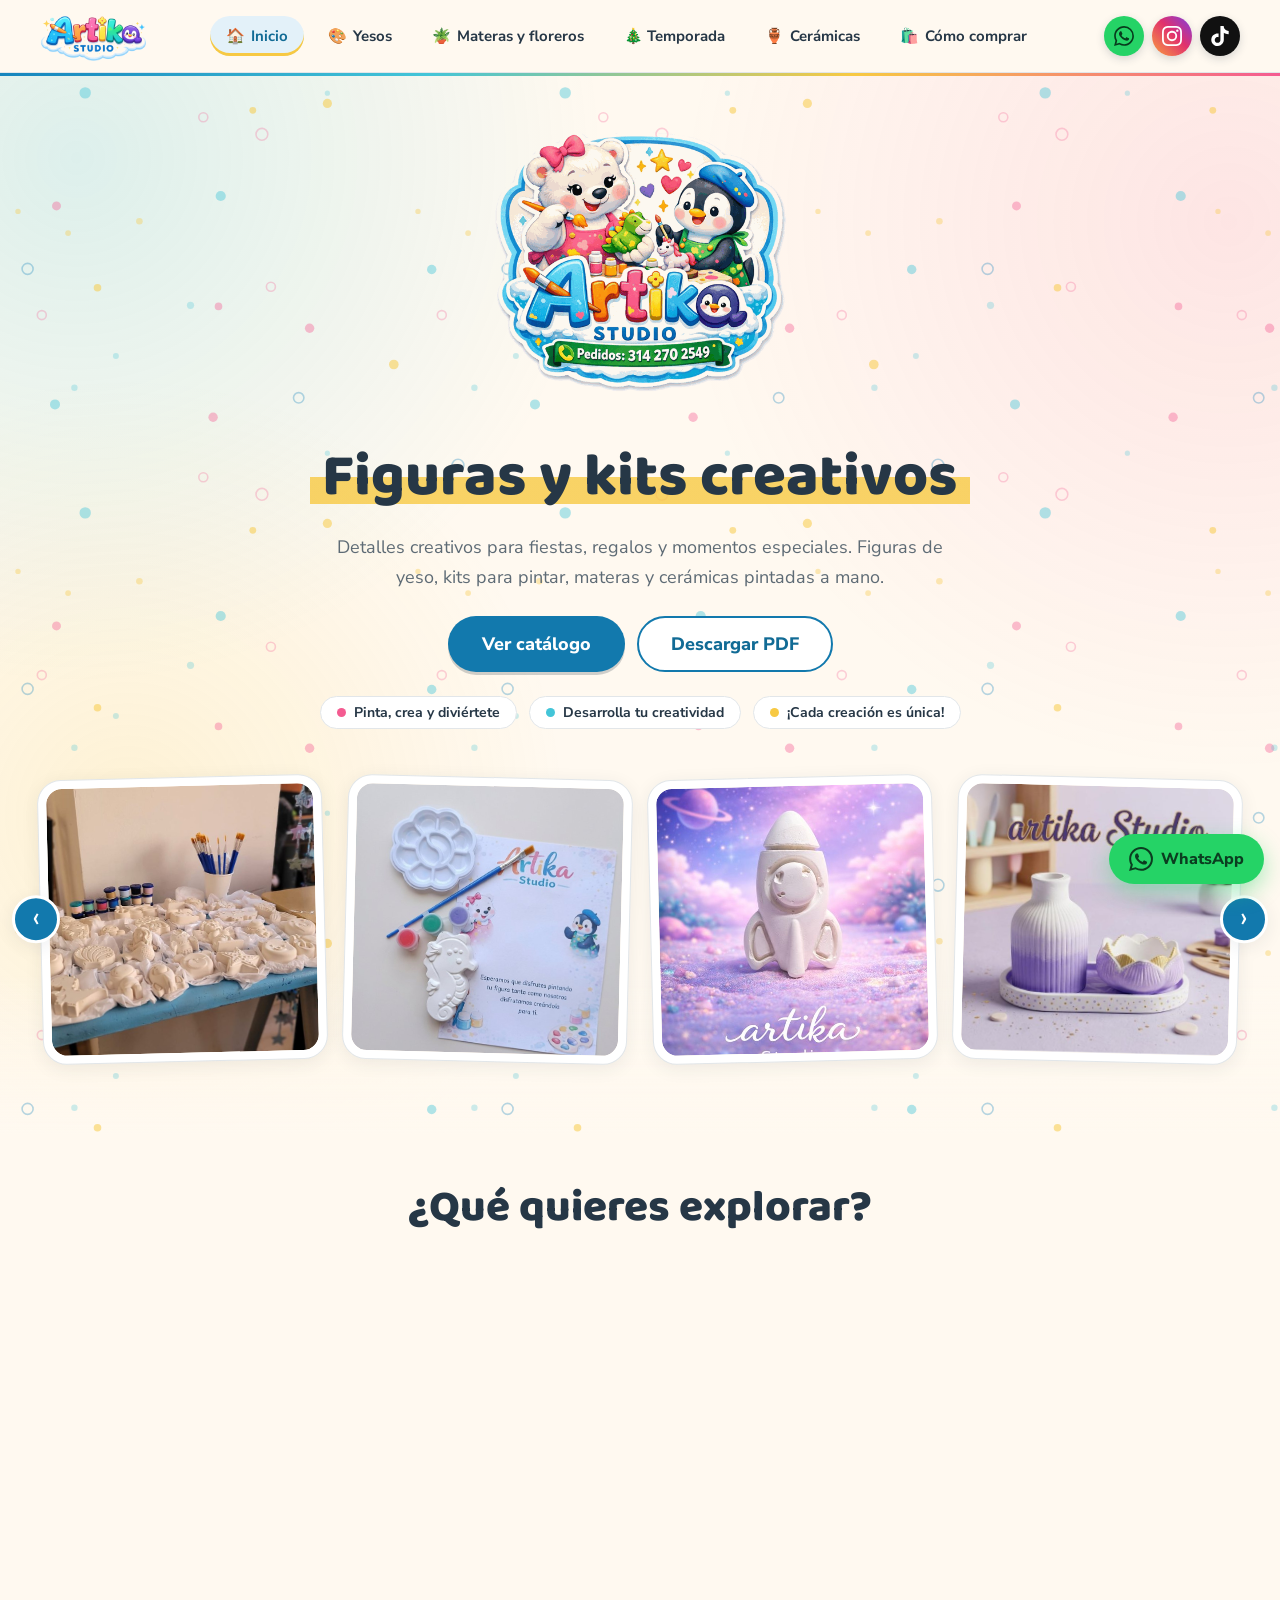
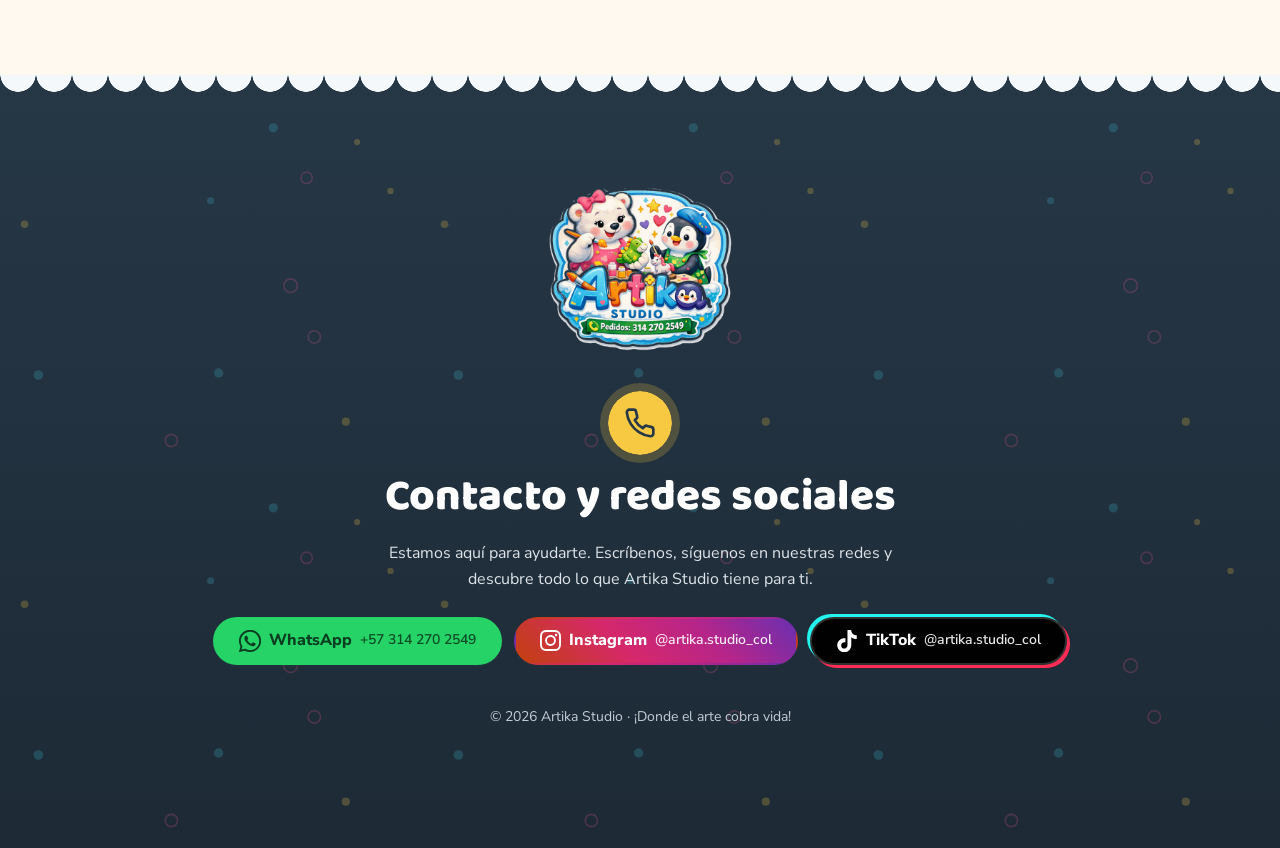
<file: index.html>
<!DOCTYPE html>
<html lang="es">
<head>
  <meta charset="utf-8">
  <meta name="viewport" content="width=device-width, initial-scale=1">
  <title>Artika Studio · Figuras de yeso, kits y materas</title>
  <meta name="description" content="Artika Studio: figuras de yeso para pintar, kits creativos, materas y floreros, y cerámicas pintadas a mano. ¡Donde el arte cobra vida!">
  <meta name="theme-color" content="#8a6ad0">
  <link rel="preconnect" href="https://fonts.googleapis.com">
  <link rel="preconnect" href="https://fonts.gstatic.com" crossorigin>
  <link rel="canonical" href="https://artikastudiocol.github.io/PaginaWeb/">
  <link rel="icon" href="img/logos/favicon.png" type="image/png">
  <link rel="apple-touch-icon" href="img/logos/apple-touch-icon.png">
  <meta property="og:type" content="website">
  <meta property="og:site_name" content="Artika Studio">
  <meta property="og:locale" content="es_CO">
  <meta property="og:title" content="Artika Studio · Figuras de yeso, kits y materas">
  <meta property="og:description" content="Artika Studio: figuras de yeso para pintar, kits creativos, materas y floreros, y cerámicas pintadas a mano. ¡Donde el arte cobra vida!">
  <meta property="og:url" content="https://artikastudiocol.github.io/PaginaWeb/">
  <meta property="og:image" content="https://artikastudiocol.github.io/PaginaWeb/img/logos/compartir.jpg">
  <meta property="og:image:width" content="1200">
  <meta property="og:image:height" content="630">
  <meta property="og:image:alt" content="Logo de Artika Studio: ¡Donde el arte cobra vida!">
  <meta name="twitter:card" content="summary_large_image">
  <link rel="stylesheet" href="https://fonts.googleapis.com/css2?family=Baloo+2:wght@400;600;700;800&family=Nunito+Sans:wght@400;600;700;800&display=swap">
  <link rel="stylesheet" href="css/styles.css">
  <script type="application/ld+json">
{
  "@context": "https://schema.org",
  "@type": "Store",
  "name": "Artika Studio",
  "description": "Figuras de yeso para pintar, kits creativos, materas y floreros, y cerámicas pintadas a mano.",
  "url": "https://artikastudiocol.github.io/PaginaWeb/",
  "logo": "https://artikastudiocol.github.io/PaginaWeb/img/logos/logo-artika.png",
  "image": "https://artikastudiocol.github.io/PaginaWeb/img/logos/compartir.jpg",
  "telephone": "+573142702549",
  "areaServed": "CO",
  "sameAs": [
    "https://www.instagram.com/artika.studio_col",
    "https://www.tiktok.com/@artika.studio_col"
  ]
}
  </script>
</head>
<body>

  <a class="saltar" href="#contenido">Saltar al contenido</a>

  <!-- ========== ENCABEZADO (igual en todas las páginas) ========== -->
  <header class="cabecera">
    <div class="contenedor cabecera__fila">
      <a href="index.html" class="marca" aria-label="Artika Studio, ir al inicio">
        <img src="img/logos/logo-artika.png" alt="" width="108" height="54">
        <span class="sr-only">Artika Studio</span>
      </a>
      <button class="menu-boton" id="menuBoton" aria-expanded="false" aria-controls="menu" aria-label="Abrir menú">
        <span></span><span></span><span></span>
      </button>
      <nav class="menu" id="menu" aria-label="Principal">
        <a href="index.html" aria-current="page">Inicio</a>
        <a href="catalogo.html">Yesos</a>
        <a href="materas.html">Materas y floreros</a>
        <a href="temporada.html" id="menuTemporada">Temporada</a>
        <a href="ceramicas.html">Cerámicas</a>
        <a href="comprar.html">Cómo comprar</a>
      </nav>
      <div class="redes-cab" aria-label="Redes sociales de Artika Studio">
        <a class="red-cab red-cab--whatsapp" data-red="whatsapp" href="#" target="_blank" rel="noopener" aria-label="WhatsApp"></a>
        <a class="red-cab red-cab--instagram" data-red="instagram" href="#" target="_blank" rel="noopener" aria-label="Instagram"></a>
        <a class="red-cab red-cab--tiktok" data-red="tiktok" href="#" target="_blank" rel="noopener" aria-label="TikTok"></a>
      </div>
    </div>
  </header>

  <main id="contenido">
    <noscript><p class="aviso">Para ver las figuras y los precios activa JavaScript, o escríbenos por WhatsApp al +57 314 270 2549.</p></noscript>

    <section class="hero" id="inicio">
      <div class="contenedor hero__contenido">
        <img class="hero__logo" src="img/logos/logo-general.png" alt="Artika Studio, ¡Donde el arte cobra vida!: una osita y un pingüino pintando figuras" width="320" height="320">
        <h1 class="hero__titulo">Figuras y kits creativos</h1>
        <p class="hero__texto">Detalles creativos para fiestas, regalos y momentos especiales. Figuras de yeso, kits para pintar, materas y cerámicas pintadas a mano.</p>
        <div class="hero__botones">
          <a class="boton boton--grande boton--azul" href="catalogo.html">Ver catálogo</a>
          <a class="boton boton--grande boton--borde" href="catalogo-artika-2026.pdf" download>Descargar PDF</a>
        </div>
        <ul class="lema" aria-label="Lo que ofrecemos">
          <li>Pinta, crea y diviértete</li>
          <li>Desarrolla tu creatividad</li>
          <li>¡Cada creación es única!</li>
        </ul>
      </div>

      <!-- Carrusel -->
      <div class="carrusel" data-carrusel="inicio" role="region" aria-roledescription="carrusel" aria-label="Fotos de nuestras piezas">
        <div class="carrusel__pista" tabindex="0" aria-live="off"></div>
        <div class="carrusel__controles">
          <button class="carrusel__flecha" data-dir="-1" aria-label="Foto anterior">‹</button>
          <button class="carrusel__flecha" data-dir="1" aria-label="Foto siguiente">›</button>
        </div>
      </div>
    </section>

    <!-- ========== ACCESOS A CADA PÁGINA ========== -->
    <section class="accesos" aria-labelledby="accesosTitulo">
      <div class="contenedor">
        <h2 id="accesosTitulo">¿Qué quieres explorar?</h2>
        <div class="accesos__rejilla">
          <a class="acceso acceso--lila" href="catalogo.html" data-fotos="kits/kit-mini.jpg,kits/kit-duo.jpg,kits/kit-maxi.jpg">
            <img src="img/kits/kit-mini.jpg" alt="" loading="lazy" width="733" height="800">
            <span class="acceso__cuerpo"><strong>🎨 Yesos</strong><span>Kits para pintar y figuras al por mayor.</span><span class="acceso__ir">Ver más</span></span>
          </a>
          <a class="acceso acceso--menta" href="materas.html" data-fotos="materas/matera-flor.jpg,materas/vaso-diamante.jpg,materas/floreros-lila.jpg">
            <img src="img/materas/matera-flor.jpg" alt="" loading="lazy" width="280" height="280">
            <span class="acceso__cuerpo"><strong>🪴 Materas y floreros</strong><span>Para decorar y regalar, en blanco o pintados.</span><span class="acceso__ir">Ver más</span></span>
          </a>
          <a class="acceso acceso--temporada" href="temporada.html">
            <img id="accTempImg" src="img/temporada/halloween/h-calabaza-1.jpg" alt="" loading="lazy" width="280" height="280">
            <span class="acceso__cuerpo"><strong id="accTempTitulo">Temporada</strong><span id="accTempTexto">Figuras especiales de la época.</span><span class="acceso__ir">Ver más</span></span>
          </a>
          <a class="acceso acceso--rosa" href="ceramicas.html" data-fotos="ceramicas/angel-salud.jpg,ceramicas/col-dragon.jpg,ceramicas/cerp-spiderman20.jpg">
            <img src="img/ceramicas/angel-salud.jpg" alt="" loading="lazy" width="416" height="416">
            <span class="acceso__cuerpo"><strong>🏺 Cerámicas</strong><span>Pintadas a mano o sin pintar.</span><span class="acceso__ir">Ver más</span></span>
          </a>
          <a class="acceso acceso--azul" href="comprar.html" data-fotos="ceramicas/loros.jpg,materas/elefante.jpg,materas/perrito.jpg">
            <img src="img/ceramicas/loros.jpg" alt="" loading="lazy" width="416" height="416">
            <span class="acceso__cuerpo"><strong>🛍️ Cómo comprar</strong><span>Pedidos por WhatsApp, paso a paso.</span><span class="acceso__ir">Ver más</span></span>
          </a>
        </div>
      </div>
    </section>

  </main>

  <!-- ========== CONTACTO (igual en todas las páginas) ========== -->
<footer class="pie" id="contacto">
    <div class="contenedor pie__contenido">
      <img class="pie__logo" src="img/logos/logo-general.png" alt="Artika Studio" width="200" height="200" loading="lazy">
      <h2 class="pie__titulo">Contacto y redes sociales</h2>
      <p>Estamos aquí para ayudarte. Escríbenos, síguenos en nuestras redes y descubre todo lo que Artika Studio tiene para ti.</p>
      <div class="redes">
        <a class="boton boton--whatsapp" id="linkWhatsapp" href="#" target="_blank" rel="noopener">WhatsApp <span id="telVisible"></span></a>
        <a class="boton boton--instagram" id="linkInstagram" href="#" target="_blank" rel="noopener">Instagram <span id="igVisible"></span></a>
        <a class="boton boton--tiktok" id="linkTiktok" href="#" target="_blank" rel="noopener">TikTok <span id="ttVisible"></span></a>
      </div>
      <p class="pie__copy">© <span id="anio"></span> Artika Studio · ¡Donde el arte cobra vida!</p>
    </div>
  </footer>

  <a class="flotante" id="flotanteWhatsapp" href="#" target="_blank" rel="noopener" aria-label="Escríbenos por WhatsApp">WhatsApp</a>

  <script src="js/datos.js"></script>
  <script src="js/main.js"></script>
  <script src="js/extras.js"></script>
</body>
</html>
</file>
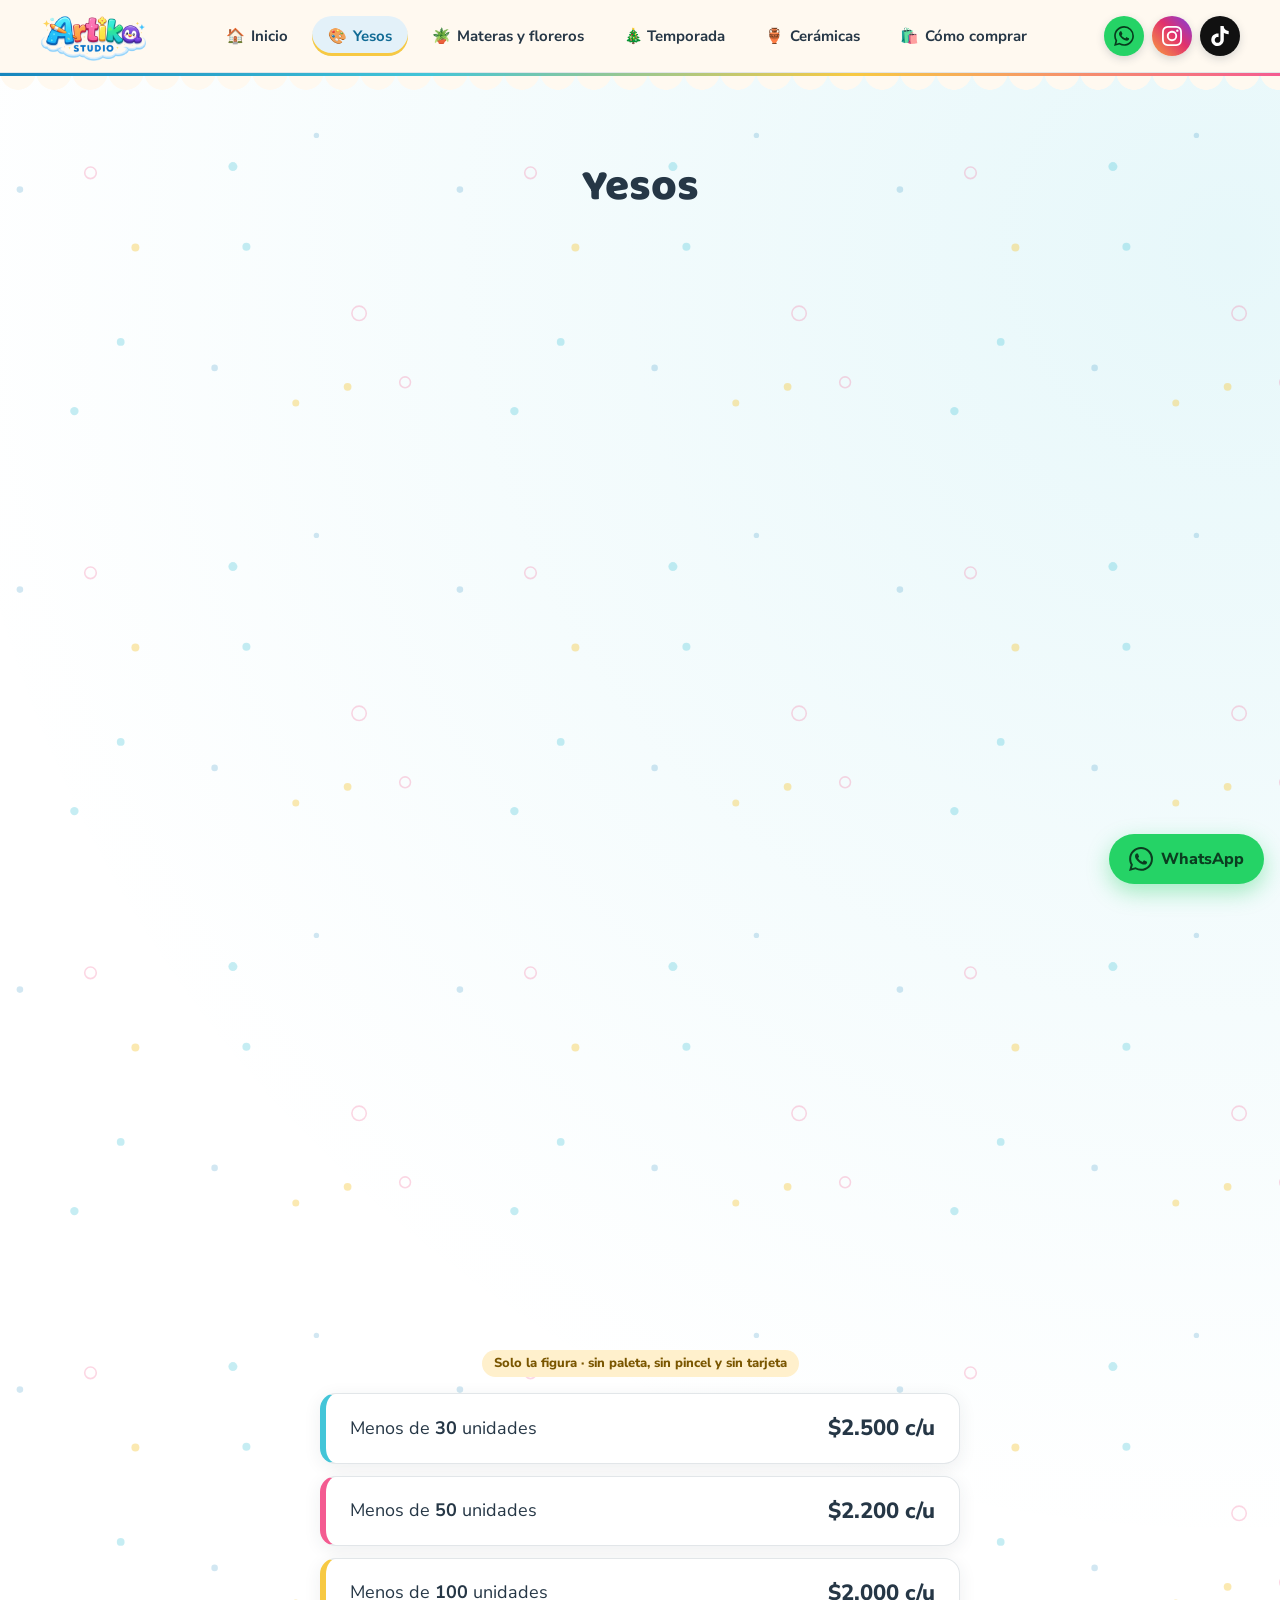
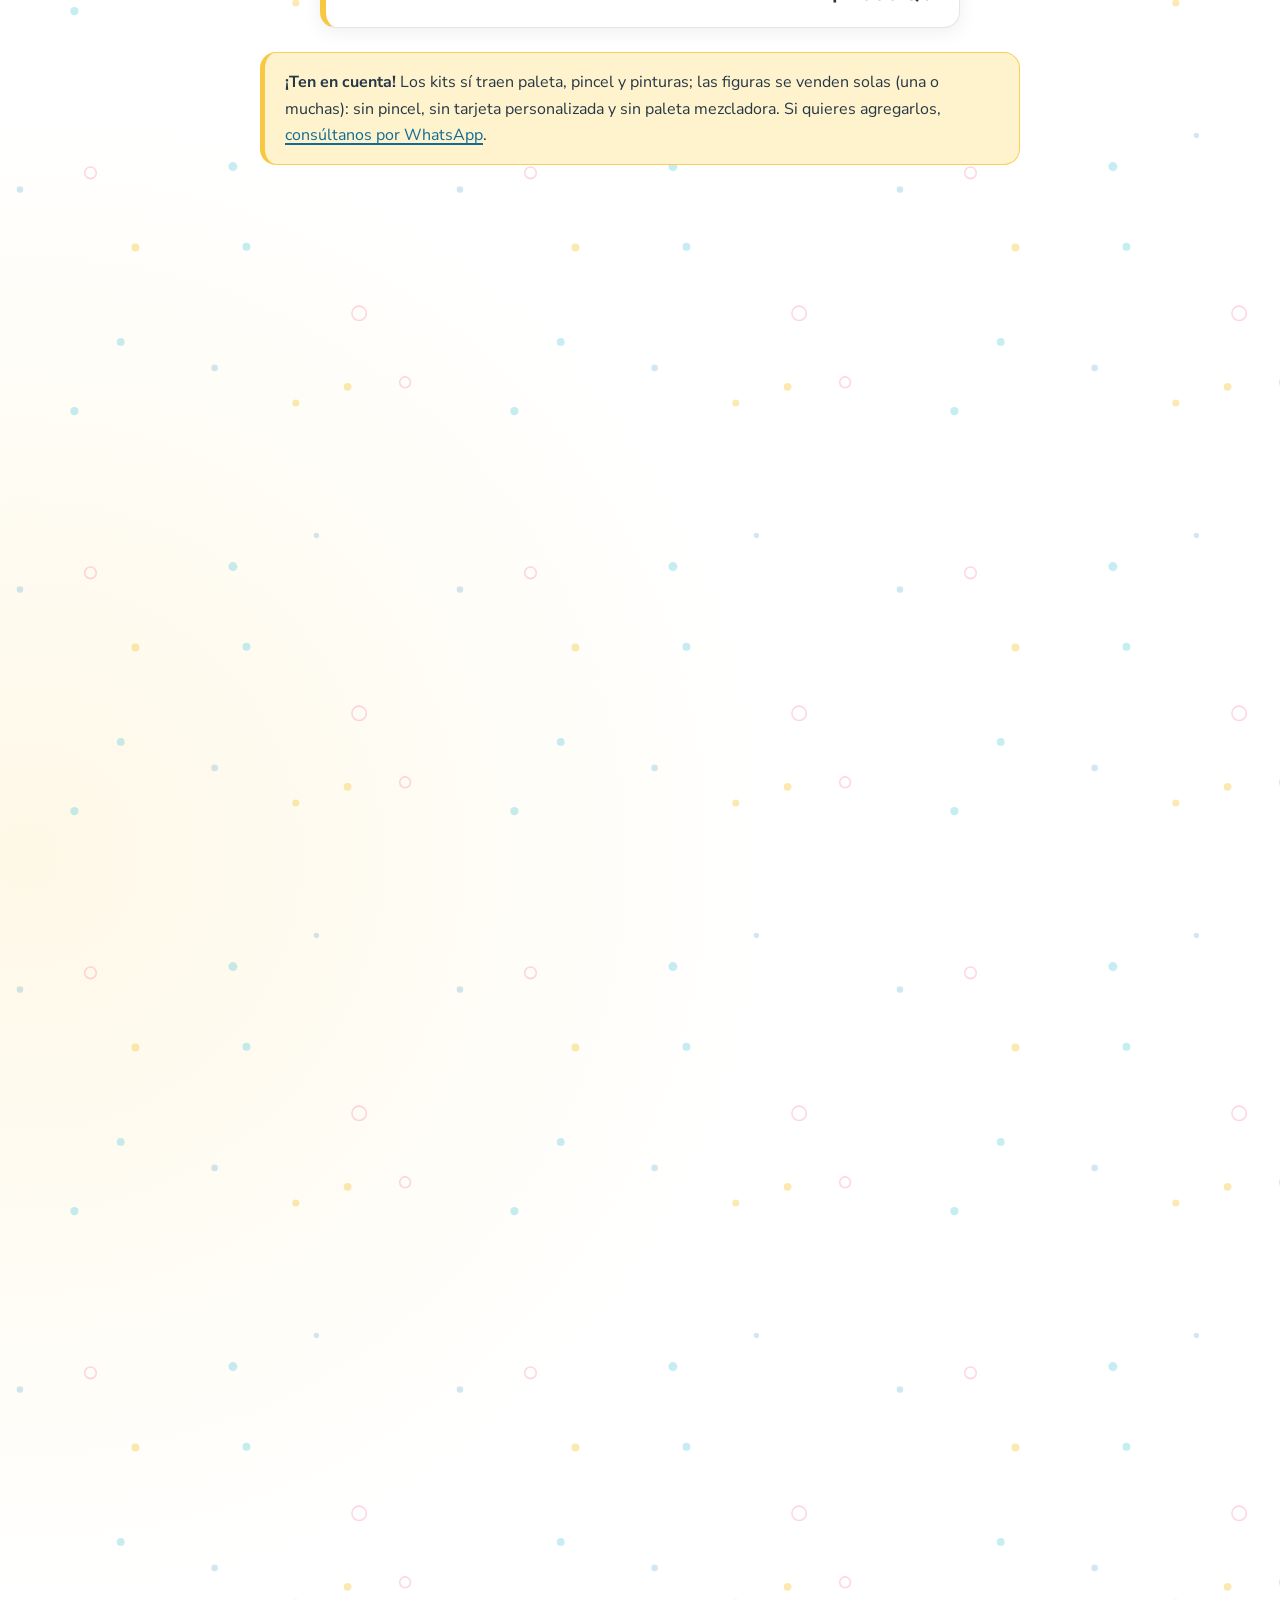
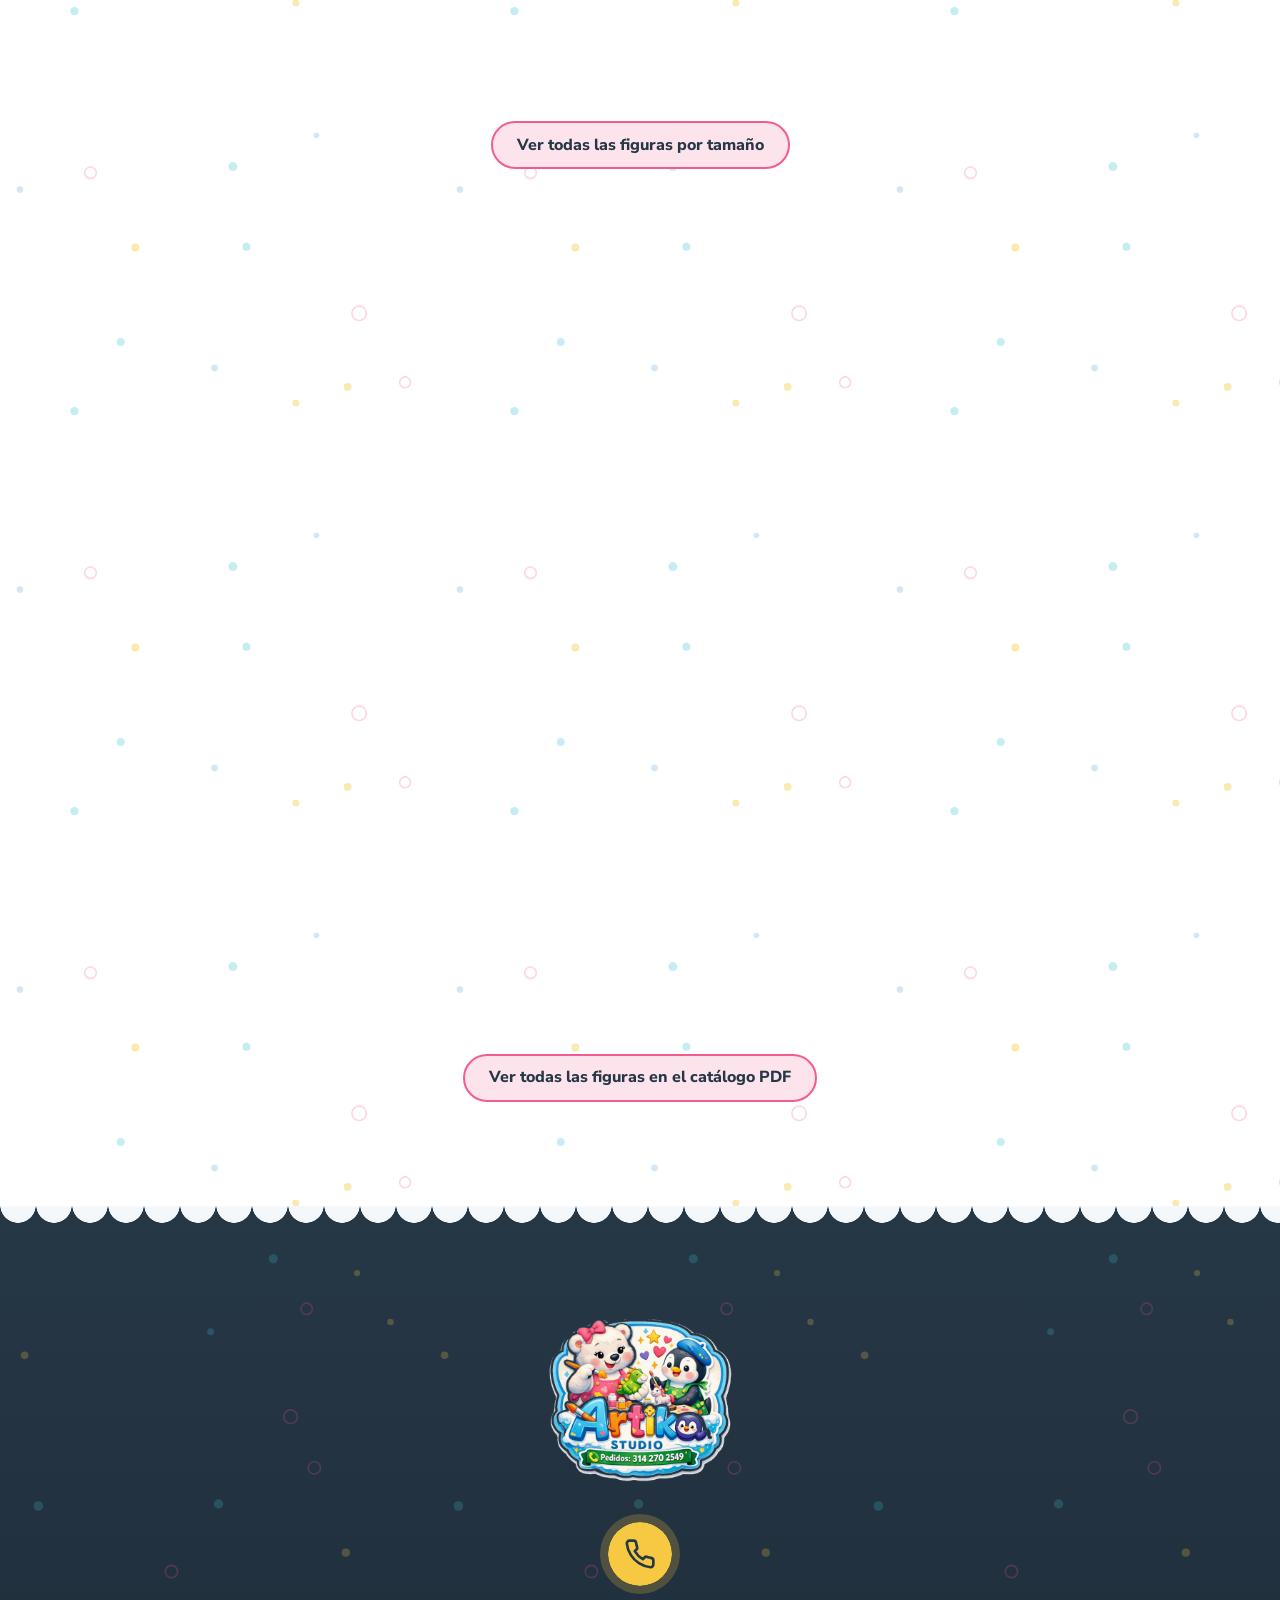
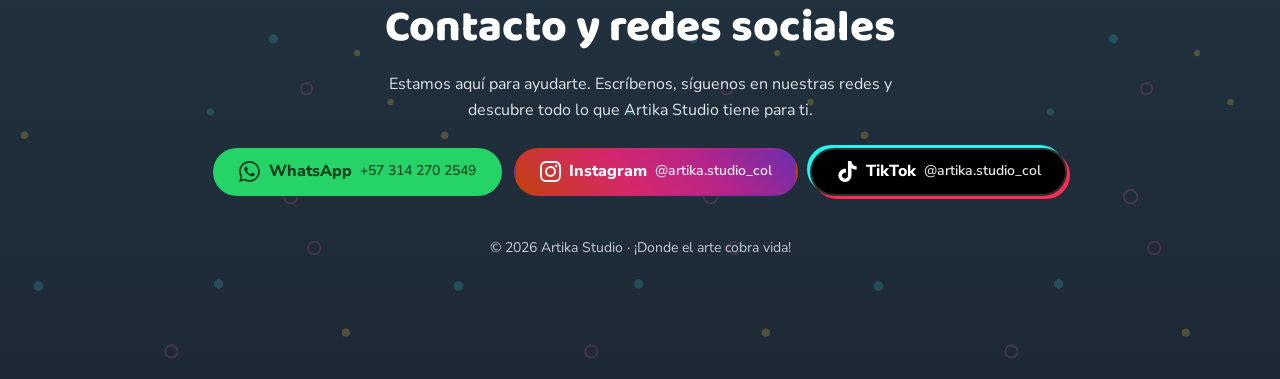
<file: catalogo.html>
<!DOCTYPE html>
<html lang="es">
<head>
  <meta charset="utf-8">
  <meta name="viewport" content="width=device-width, initial-scale=1">
  <title>Yesos · Artika Studio</title>
  <meta name="description" content="Kits de yeso para pintar (mini, duo y maxi), figuras de yeso al por mayor y temáticas disponibles en Artika Studio.">
  <meta name="theme-color" content="#8a6ad0">
  <link rel="preconnect" href="https://fonts.googleapis.com">
  <link rel="preconnect" href="https://fonts.gstatic.com" crossorigin>
  <link rel="canonical" href="https://artikastudiocol.github.io/PaginaWeb/catalogo.html">
  <link rel="icon" href="img/logos/favicon.png" type="image/png">
  <link rel="apple-touch-icon" href="img/logos/apple-touch-icon.png">
  <meta property="og:type" content="website">
  <meta property="og:site_name" content="Artika Studio">
  <meta property="og:locale" content="es_CO">
  <meta property="og:title" content="Yesos · Artika Studio">
  <meta property="og:description" content="Kits de yeso para pintar (mini, duo y maxi), figuras de yeso al por mayor y temáticas disponibles en Artika Studio.">
  <meta property="og:url" content="https://artikastudiocol.github.io/PaginaWeb/catalogo.html">
  <meta property="og:image" content="https://artikastudiocol.github.io/PaginaWeb/img/logos/compartir.jpg">
  <meta property="og:image:width" content="1200">
  <meta property="og:image:height" content="630">
  <meta property="og:image:alt" content="Logo de Artika Studio: ¡Donde el arte cobra vida!">
  <meta name="twitter:card" content="summary_large_image">
  <link rel="stylesheet" href="https://fonts.googleapis.com/css2?family=Baloo+2:wght@400;600;700;800&family=Nunito+Sans:wght@400;600;700;800&display=swap">
  <link rel="stylesheet" href="css/styles.css">
</head>
<body>

  <a class="saltar" href="#contenido">Saltar al contenido</a>

  <!-- ========== ENCABEZADO (igual en todas las páginas) ========== -->
  <header class="cabecera">
    <div class="contenedor cabecera__fila">
      <a href="index.html" class="marca" aria-label="Artika Studio, ir al inicio">
        <img src="img/logos/logo-artika.png" alt="" width="108" height="54">
        <span class="sr-only">Artika Studio</span>
      </a>
      <button class="menu-boton" id="menuBoton" aria-expanded="false" aria-controls="menu" aria-label="Abrir menú">
        <span></span><span></span><span></span>
      </button>
      <nav class="menu" id="menu" aria-label="Principal">
        <a href="index.html">Inicio</a>
        <a href="catalogo.html" aria-current="page">Yesos</a>
        <a href="materas.html">Materas y floreros</a>
        <a href="temporada.html" id="menuTemporada">Temporada</a>
        <a href="ceramicas.html">Cerámicas</a>
        <a href="comprar.html">Cómo comprar</a>
      </nav>
      <div class="redes-cab" aria-label="Redes sociales de Artika Studio">
        <a class="red-cab red-cab--whatsapp" data-red="whatsapp" href="#" target="_blank" rel="noopener" aria-label="WhatsApp"></a>
        <a class="red-cab red-cab--instagram" data-red="instagram" href="#" target="_blank" rel="noopener" aria-label="Instagram"></a>
        <a class="red-cab red-cab--tiktok" data-red="tiktok" href="#" target="_blank" rel="noopener" aria-label="TikTok"></a>
      </div>
    </div>
  </header>

  <main id="contenido">
    <noscript><p class="aviso">Para ver las figuras y los precios activa JavaScript, o escríbenos por WhatsApp al +57 314 270 2549.</p></noscript>


    <section class="seccion seccion--lila" id="catalogo">
      <div class="contenedor">
        <h1>Yesos</h1>
        <p class="seccion__intro">Elige tu kit de yeso para pintar o pide figuras al por mayor para tu emprendimiento, taller o fiesta.</p>

        <h3 class="subtitulo">Kits de yeso para pintar</h3>
        <div class="tarjetas tarjetas--3">

          <article class="kit kit--mini">
            <img src="img/kits/kit-mini.jpg" alt="Mini kit: figura de yeso, pinturas, pincel y paleta sobre una tarjeta Artika" loading="lazy" width="733" height="800">
            <div class="kit__cuerpo">
              <p class="kit__etiqueta">✔ Incluye paleta y pincel</p>
              <h4>Mini kit</h4>
              <ul class="lista-check">
                <li>1 figura de yeso grande o 2 medianas</li>
                <li>3 pinturas</li>
                <li>1 pincel</li>
                <li>1 paleta mezcladora</li>
                <li>Tarjeta personalizada (opcional)</li>
              </ul>
              <dl class="precios">
                <div><dt>Menos de 30 und</dt><dd>$6.000</dd></div>
                <div><dt>Entre 30 y 50 und</dt><dd>$5.500</dd></div>
                <div><dt>Más de 50 und</dt><dd>$5.000</dd></div>
              </dl>
            </div>
          </article>

          <article class="kit kit--duo">
            <img src="img/kits/kit-duo.jpg" alt="Duo kit: dos figuras de yeso, pinturas, pincel y paleta sobre una tarjeta Artika" loading="lazy" width="750" height="800">
            <div class="kit__cuerpo">
              <p class="kit__etiqueta">✔ Incluye paleta y pincel</p>
              <h4>Duo kit</h4>
              <ul class="lista-check">
                <li>2 figuras grandes o 3 medianas</li>
                <li>4 pinturas</li>
                <li>1 pincel</li>
                <li>1 paleta mezcladora</li>
                <li>Tarjeta personalizada (opcional)</li>
              </ul>
              <dl class="precios">
                <div><dt>Menos de 30 und</dt><dd>$7.000</dd></div>
                <div><dt>Entre 30 y 50 und</dt><dd>$6.500</dd></div>
                <div><dt>Más de 50 und</dt><dd>$6.000</dd></div>
              </dl>
            </div>
          </article>

          <article class="kit kit--maxi">
            <img src="img/kits/kit-maxi.jpg" alt="Maxi kit: figuras de yeso de dinosaurios, pinturas, pincel y paleta sobre una tarjeta Artika" loading="lazy" width="602" height="800">
            <div class="kit__cuerpo">
              <p class="kit__etiqueta">✔ Incluye paleta y pincel</p>
              <h4>Maxi kit</h4>
              <ul class="lista-check">
                <li>3 figuras grandes o 4 medianas</li>
                <li>6 pinturas</li>
                <li>1 pincel</li>
                <li>1 paleta mezcladora</li>
                <li>Tarjeta personalizada (opcional)</li>
              </ul>
              <dl class="precios">
                <div><dt>Menos de 30 und</dt><dd>$8.000</dd></div>
                <div><dt>Entre 30 y 50 und</dt><dd>$7.500</dd></div>
                <div><dt>Más de 50 und</dt><dd>$7.000</dd></div>
              </dl>
            </div>
          </article>
        </div>

        <h3 class="subtitulo">Figuras de yeso individuales y al por mayor</h3>
        <p class="mayor__etiqueta">Solo la figura · sin paleta, sin pincel y sin tarjeta</p>
        <div class="mayor">
          <div class="mayor__fila"><span>Menos de <strong>30</strong> unidades</span><span class="mayor__precio">$2.500 c/u</span></div>
          <div class="mayor__fila"><span>Menos de <strong>50</strong> unidades</span><span class="mayor__precio">$2.200 c/u</span></div>
          <div class="mayor__fila"><span>Menos de <strong>100</strong> unidades</span><span class="mayor__precio">$2.000 c/u</span></div>
        </div>
        <p class="aviso"><strong>¡Ten en cuenta!</strong> Los kits sí traen paleta, pincel y pinturas; las figuras se venden solas (una o muchas): sin pincel, sin tarjeta personalizada y sin paleta mezcladora. Si quieres agregarlos, <a href="#" data-whatsapp="Hola Artika Studio, quiero cotizar figuras de yeso con pinceles, tarjeta o paleta.">consúltanos por WhatsApp</a>.</p>

        <h3 class="subtitulo">Nuestras temáticas</h3>
        <p class="seccion__intro seccion__intro--chica">Toca una temática para ver todas sus figuras. Toca cualquier foto para ampliarla y pasar a la siguiente.</p>
        <div class="tematicas" id="tematicas" role="group" aria-label="Temáticas de figuras"></div>
        <div class="tema-panel" id="tematicaPanel" aria-live="polite"></div>

        <h3 class="subtitulo">Figuras por tamaño</h3>
        <p class="seccion__intro seccion__intro--chica">Toca un tamaño para ver ejemplos. Las medidas son aproximadas (alto x ancho) y el tamaño se asigna según la medida más larga.</p>
        <div class="tamanos" id="tamanos"></div>
        <p class="centro centro--chico"><a class="boton boton--rosa" href="figuras.html">Ver todas las figuras por tamaño</a></p>

        <h3 class="subtitulo">Calcula tu pedido</h3>
        <p class="seccion__intro seccion__intro--chica">Elige un kit (con paleta y pincel) o la figura de yeso sola, y la cantidad: te mostramos qué incluye, el precio según los rangos y el anticipo, y lo envías por WhatsApp con un toque.</p>
        <form class="calc" id="calc">
          <div class="calc__campos">
            <label>Producto
              <select id="calcProducto"></select>
            </label>
            <label>Cantidad
              <input type="number" id="calcCantidad" min="1" max="999" value="20" inputmode="numeric">
            </label>
          </div>
          <div class="calc__res" id="calcRes" aria-live="polite"></div>
          <p class="centro centro--chico"><a class="boton boton--verde" id="calcPedir" href="#" target="_blank" rel="noopener">Pedir por WhatsApp</a></p>
        </form>


        <p class="centro"><a class="boton boton--rosa" href="catalogo-artika-2026.pdf" target="_blank" rel="noopener">Ver todas las figuras en el catálogo PDF</a></p>
      </div>
    </section>

  </main>

  <!-- ========== CONTACTO (igual en todas las páginas) ========== -->
<footer class="pie" id="contacto">
    <div class="contenedor pie__contenido">
      <img class="pie__logo" src="img/logos/logo-general.png" alt="Artika Studio" width="200" height="200" loading="lazy">
      <h2 class="pie__titulo">Contacto y redes sociales</h2>
      <p>Estamos aquí para ayudarte. Escríbenos, síguenos en nuestras redes y descubre todo lo que Artika Studio tiene para ti.</p>
      <div class="redes">
        <a class="boton boton--whatsapp" id="linkWhatsapp" href="#" target="_blank" rel="noopener">WhatsApp <span id="telVisible"></span></a>
        <a class="boton boton--instagram" id="linkInstagram" href="#" target="_blank" rel="noopener">Instagram <span id="igVisible"></span></a>
        <a class="boton boton--tiktok" id="linkTiktok" href="#" target="_blank" rel="noopener">TikTok <span id="ttVisible"></span></a>
      </div>
      <p class="pie__copy">© <span id="anio"></span> Artika Studio · ¡Donde el arte cobra vida!</p>
    </div>
  </footer>

  <a class="flotante" id="flotanteWhatsapp" href="#" target="_blank" rel="noopener" aria-label="Escríbenos por WhatsApp">WhatsApp</a>

  <script src="js/datos.js"></script>
  <script src="js/main.js"></script>
  <script src="js/extras.js"></script>
</body>
</html>
</file>
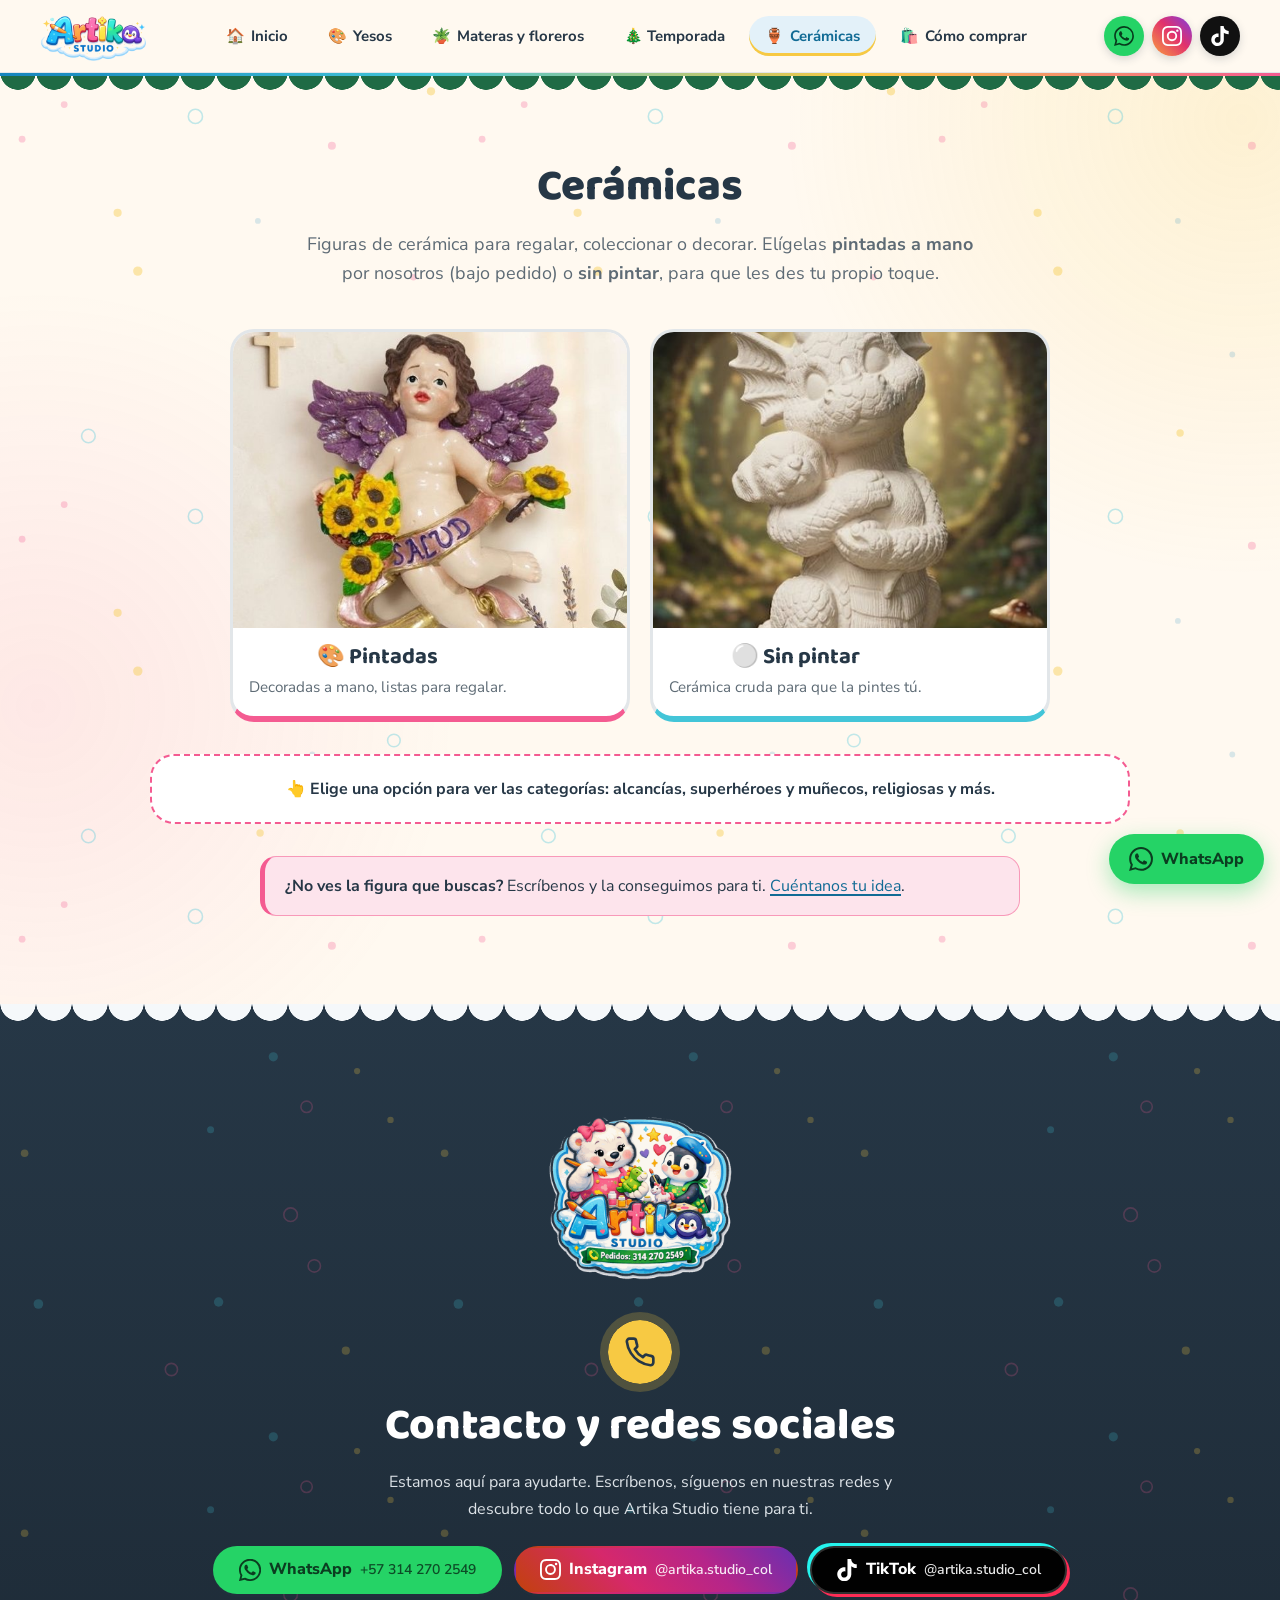
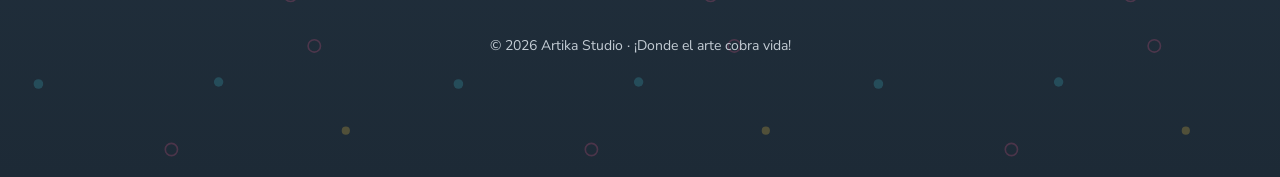
<file: ceramicas.html>
<!DOCTYPE html>
<html lang="es">
<head>
  <meta charset="utf-8">
  <meta name="viewport" content="width=device-width, initial-scale=1">
  <title>Cerámicas · Artika Studio</title>
  <meta name="description" content="Cerámicas de Artika Studio, pintadas a mano o sin pintar: alcancías, superhéroes y muñecos, religiosas, figuras decorativas y materas multiusos.">
  <meta name="theme-color" content="#8a6ad0">
  <link rel="preconnect" href="https://fonts.googleapis.com">
  <link rel="preconnect" href="https://fonts.gstatic.com" crossorigin>
  <link rel="canonical" href="https://artikastudiocol.github.io/PaginaWeb/ceramicas.html">
  <link rel="icon" href="img/logos/favicon.png" type="image/png">
  <link rel="apple-touch-icon" href="img/logos/apple-touch-icon.png">
  <meta property="og:type" content="website">
  <meta property="og:site_name" content="Artika Studio">
  <meta property="og:locale" content="es_CO">
  <meta property="og:title" content="Cerámicas · Artika Studio">
  <meta property="og:description" content="Cerámicas de Artika Studio, pintadas a mano o sin pintar: alcancías, superhéroes y muñecos, religiosas, figuras decorativas y materas multiusos.">
  <meta property="og:url" content="https://artikastudiocol.github.io/PaginaWeb/ceramicas.html">
  <meta property="og:image" content="https://artikastudiocol.github.io/PaginaWeb/img/logos/compartir.jpg">
  <meta property="og:image:width" content="1200">
  <meta property="og:image:height" content="630">
  <meta property="og:image:alt" content="Logo de Artika Studio: ¡Donde el arte cobra vida!">
  <meta name="twitter:card" content="summary_large_image">
  <link rel="stylesheet" href="https://fonts.googleapis.com/css2?family=Baloo+2:wght@400;600;700;800&family=Nunito+Sans:wght@400;600;700;800&display=swap">
  <link rel="stylesheet" href="css/styles.css">
</head>
<body>

  <a class="saltar" href="#contenido">Saltar al contenido</a>

  <!-- ========== ENCABEZADO (igual en todas las páginas) ========== -->
  <header class="cabecera">
    <div class="contenedor cabecera__fila">
      <a href="index.html" class="marca" aria-label="Artika Studio, ir al inicio">
        <img src="img/logos/logo-artika.png" alt="" width="108" height="54">
        <span class="sr-only">Artika Studio</span>
      </a>
      <button class="menu-boton" id="menuBoton" aria-expanded="false" aria-controls="menu" aria-label="Abrir menú">
        <span></span><span></span><span></span>
      </button>
      <nav class="menu" id="menu" aria-label="Principal">
        <a href="index.html">Inicio</a>
        <a href="catalogo.html">Yesos</a>
        <a href="materas.html">Materas y floreros</a>
        <a href="temporada.html" id="menuTemporada">Temporada</a>
        <a href="ceramicas.html" aria-current="page">Cerámicas</a>
        <a href="comprar.html">Cómo comprar</a>
      </nav>
      <div class="redes-cab" aria-label="Redes sociales de Artika Studio">
        <a class="red-cab red-cab--whatsapp" data-red="whatsapp" href="#" target="_blank" rel="noopener" aria-label="WhatsApp"></a>
        <a class="red-cab red-cab--instagram" data-red="instagram" href="#" target="_blank" rel="noopener" aria-label="Instagram"></a>
        <a class="red-cab red-cab--tiktok" data-red="tiktok" href="#" target="_blank" rel="noopener" aria-label="TikTok"></a>
      </div>
    </div>
  </header>

  <main id="contenido">
    <noscript><p class="aviso">Para ver las figuras y los precios activa JavaScript, o escríbenos por WhatsApp al +57 314 270 2549.</p></noscript>


    <section class="seccion seccion--rosa" id="ceramicas">
      <div class="contenedor">
        <h1>Cerámicas</h1>
        <p class="seccion__intro">Figuras de cerámica para regalar, coleccionar o decorar. Elígelas <strong>pintadas a mano</strong> por nosotros (bajo pedido) o <strong>sin pintar</strong>, para que les des tu propio toque.</p>

        <div class="elige" role="group" aria-label="Elige cómo quieres tu cerámica">
          <button type="button" class="elige__op elige__op--pintada" data-modo-cer="pintada" aria-pressed="false" aria-controls="ceramicasPanel">
            <img src="img/ceramicas/angel-salud.jpg" alt="" width="416" height="416">
            <span class="elige__texto"><strong>🎨 Pintadas</strong><span>Decoradas a mano, listas para regalar.</span></span>
          </button>
          <button type="button" class="elige__op elige__op--sin" data-modo-cer="sin" aria-pressed="false" aria-controls="ceramicasPanel">
            <img src="img/ceramicas/col-dragon.jpg" alt="" width="272" height="390">
            <span class="elige__texto"><strong>⚪ Sin pintar</strong><span>Cerámica cruda para que la pintes tú.</span></span>
          </button>
        </div>

        <div class="cer-panel" id="ceramicasPanel" aria-live="polite">
          <p class="cer-vacio">👆 Elige una opción para ver las categorías: alcancías, superhéroes y muñecos, religiosas y más.</p>
        </div>

        <p class="aviso aviso--rosa"><strong>¿No ves la figura que buscas?</strong> Escríbenos y la conseguimos para ti. <a href="#" data-whatsapp="Hola Artika Studio, busco una figura de cerámica que no vi en la página.">Cuéntanos tu idea</a>.</p>
      </div>
    </section>

  </main>

  <!-- ========== CONTACTO (igual en todas las páginas) ========== -->
<footer class="pie" id="contacto">
    <div class="contenedor pie__contenido">
      <img class="pie__logo" src="img/logos/logo-general.png" alt="Artika Studio" width="200" height="200" loading="lazy">
      <h2 class="pie__titulo">Contacto y redes sociales</h2>
      <p>Estamos aquí para ayudarte. Escríbenos, síguenos en nuestras redes y descubre todo lo que Artika Studio tiene para ti.</p>
      <div class="redes">
        <a class="boton boton--whatsapp" id="linkWhatsapp" href="#" target="_blank" rel="noopener">WhatsApp <span id="telVisible"></span></a>
        <a class="boton boton--instagram" id="linkInstagram" href="#" target="_blank" rel="noopener">Instagram <span id="igVisible"></span></a>
        <a class="boton boton--tiktok" id="linkTiktok" href="#" target="_blank" rel="noopener">TikTok <span id="ttVisible"></span></a>
      </div>
      <p class="pie__copy">© <span id="anio"></span> Artika Studio · ¡Donde el arte cobra vida!</p>
    </div>
  </footer>

  <a class="flotante" id="flotanteWhatsapp" href="#" target="_blank" rel="noopener" aria-label="Escríbenos por WhatsApp">WhatsApp</a>

  <script src="js/datos.js"></script>
  <script src="js/main.js"></script>
  <script src="js/extras.js"></script>
</body>
</html>
</file>
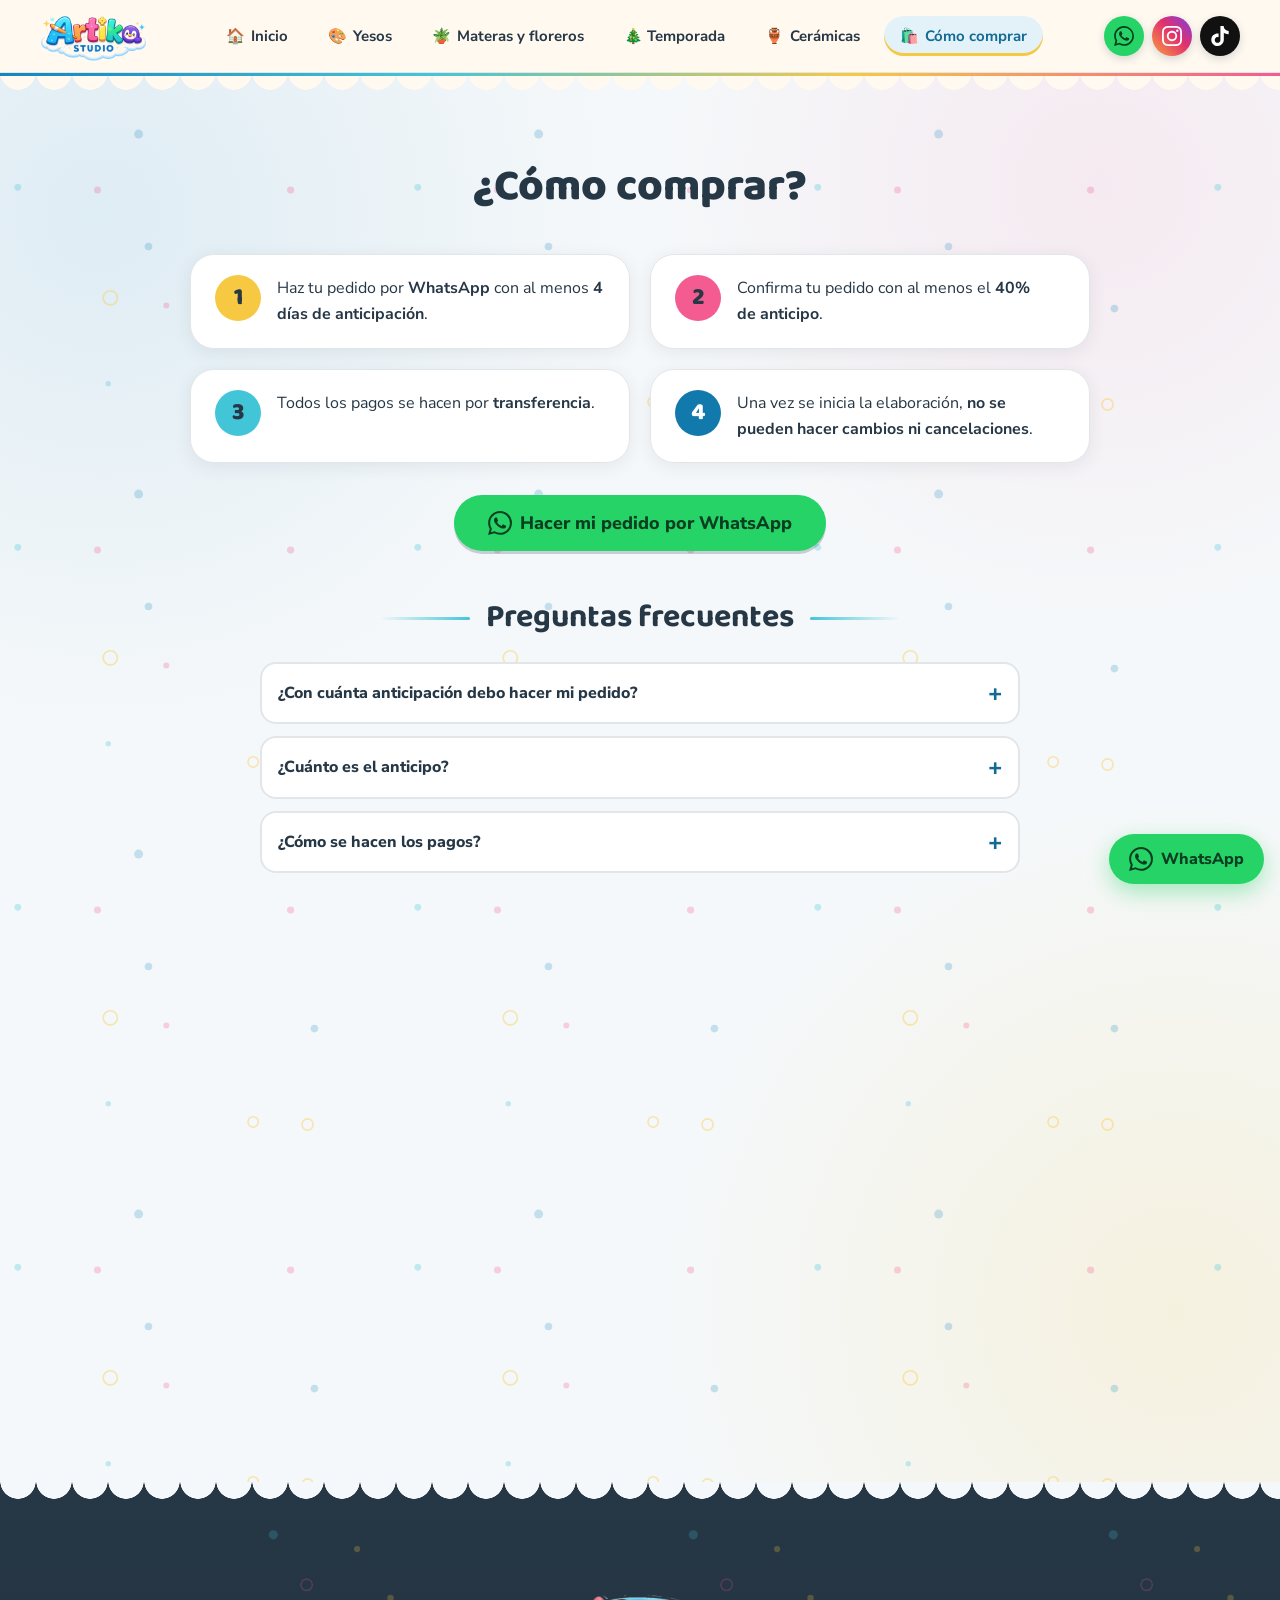
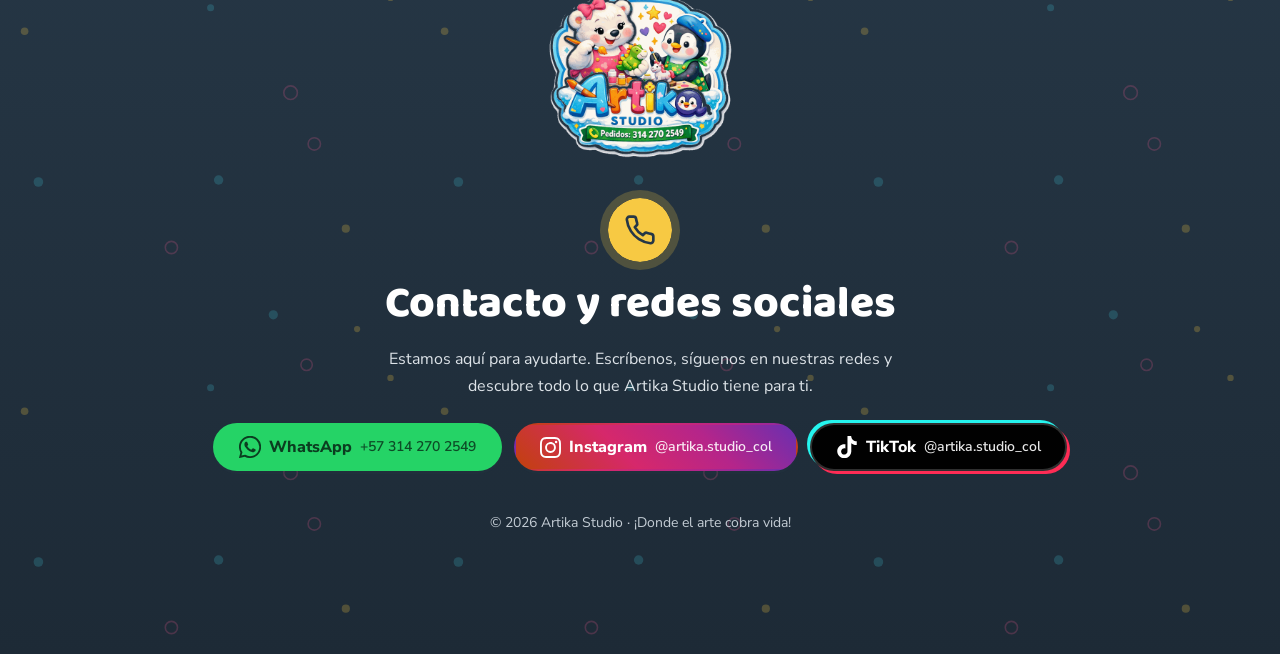
<file: comprar.html>
<!DOCTYPE html>
<html lang="es">
<head>
  <meta charset="utf-8">
  <meta name="viewport" content="width=device-width, initial-scale=1">
  <title>Cómo comprar · Artika Studio</title>
  <meta name="description" content="Cómo hacer tu pedido en Artika Studio: WhatsApp, anticipo del 40% y pagos por transferencia.">
  <meta name="theme-color" content="#8a6ad0">
  <link rel="preconnect" href="https://fonts.googleapis.com">
  <link rel="preconnect" href="https://fonts.gstatic.com" crossorigin>
  <link rel="canonical" href="https://artikastudiocol.github.io/PaginaWeb/comprar.html">
  <link rel="icon" href="img/logos/favicon.png" type="image/png">
  <link rel="apple-touch-icon" href="img/logos/apple-touch-icon.png">
  <meta property="og:type" content="website">
  <meta property="og:site_name" content="Artika Studio">
  <meta property="og:locale" content="es_CO">
  <meta property="og:title" content="Cómo comprar · Artika Studio">
  <meta property="og:description" content="Cómo hacer tu pedido en Artika Studio: WhatsApp, anticipo del 40% y pagos por transferencia.">
  <meta property="og:url" content="https://artikastudiocol.github.io/PaginaWeb/comprar.html">
  <meta property="og:image" content="https://artikastudiocol.github.io/PaginaWeb/img/logos/compartir.jpg">
  <meta property="og:image:width" content="1200">
  <meta property="og:image:height" content="630">
  <meta property="og:image:alt" content="Logo de Artika Studio: ¡Donde el arte cobra vida!">
  <meta name="twitter:card" content="summary_large_image">
  <link rel="stylesheet" href="https://fonts.googleapis.com/css2?family=Baloo+2:wght@400;600;700;800&family=Nunito+Sans:wght@400;600;700;800&display=swap">
  <link rel="stylesheet" href="css/styles.css">
</head>
<body>

  <a class="saltar" href="#contenido">Saltar al contenido</a>

  <!-- ========== ENCABEZADO (igual en todas las páginas) ========== -->
  <header class="cabecera">
    <div class="contenedor cabecera__fila">
      <a href="index.html" class="marca" aria-label="Artika Studio, ir al inicio">
        <img src="img/logos/logo-artika.png" alt="" width="108" height="54">
        <span class="sr-only">Artika Studio</span>
      </a>
      <button class="menu-boton" id="menuBoton" aria-expanded="false" aria-controls="menu" aria-label="Abrir menú">
        <span></span><span></span><span></span>
      </button>
      <nav class="menu" id="menu" aria-label="Principal">
        <a href="index.html">Inicio</a>
        <a href="catalogo.html">Yesos</a>
        <a href="materas.html">Materas y floreros</a>
        <a href="temporada.html" id="menuTemporada">Temporada</a>
        <a href="ceramicas.html">Cerámicas</a>
        <a href="comprar.html" aria-current="page">Cómo comprar</a>
      </nav>
      <div class="redes-cab" aria-label="Redes sociales de Artika Studio">
        <a class="red-cab red-cab--whatsapp" data-red="whatsapp" href="#" target="_blank" rel="noopener" aria-label="WhatsApp"></a>
        <a class="red-cab red-cab--instagram" data-red="instagram" href="#" target="_blank" rel="noopener" aria-label="Instagram"></a>
        <a class="red-cab red-cab--tiktok" data-red="tiktok" href="#" target="_blank" rel="noopener" aria-label="TikTok"></a>
      </div>
    </div>
  </header>

  <main id="contenido">
    <noscript><p class="aviso">Para ver las figuras y los precios activa JavaScript, o escríbenos por WhatsApp al +57 314 270 2549.</p></noscript>


    <section class="seccion seccion--azul" id="comprar">
      <div class="contenedor">
        <h1>¿Cómo comprar?</h1>
        <ol class="pasos">
          <li><span class="pasos__num" aria-hidden="true">1</span><p>Haz tu pedido por <strong>WhatsApp</strong> con al menos <strong>4 días de anticipación</strong>.</p></li>
          <li><span class="pasos__num" aria-hidden="true">2</span><p>Confirma tu pedido con al menos el <strong>40% de anticipo</strong>.</p></li>
          <li><span class="pasos__num" aria-hidden="true">3</span><p>Todos los pagos se hacen por <strong>transferencia</strong>.</p></li>
          <li><span class="pasos__num" aria-hidden="true">4</span><p>Una vez se inicia la elaboración, <strong>no se pueden hacer cambios ni cancelaciones</strong>.</p></li>
        </ol>
        <p class="centro"><a class="boton boton--grande boton--verde" href="#" data-whatsapp="Hola Artika Studio, quiero hacer un pedido.">Hacer mi pedido por WhatsApp</a></p>

        <h3 class="subtitulo">Preguntas frecuentes</h3>
        <div class="faq">
          <details class="faq__item"><summary>¿Con cuánta anticipación debo hacer mi pedido?</summary><p>Haz tu pedido por WhatsApp con al menos <strong>4 días de anticipación</strong>.</p></details>
          <details class="faq__item"><summary>¿Cuánto es el anticipo?</summary><p>Confirmas tu pedido con al menos el <strong>40% de anticipo</strong>.</p></details>
          <details class="faq__item"><summary>¿Cómo se hacen los pagos?</summary><p>Todos los pagos se hacen por <strong>transferencia</strong>.</p></details>
          <details class="faq__item"><summary>¿Puedo cambiar o cancelar mi pedido?</summary><p>Una vez se inicia la elaboración no se pueden hacer cambios ni cancelaciones. Por eso revisa bien los detalles antes de confirmar.</p></details>
          <details class="faq__item"><summary>¿Qué trae cada kit?</summary><p>Figuras de yeso, pinturas, un pincel, una paleta mezcladora y, si quieres, una tarjeta personalizada. El <strong>Mini</strong> trae 1 figura grande o 2 medianas y 3 pinturas; el <strong>Duo</strong>, 2 grandes o 3 medianas y 4 pinturas; el <strong>Maxi</strong>, 3 grandes o 4 medianas y 6 pinturas.</p></details>
          <details class="faq__item"><summary>¿Cuánto tardan las cerámicas pintadas?</summary><p>Las figuras pintadas se hacen <strong>bajo pedido</strong>, por eso su entrega puede tardar unos días. Escríbenos y te confirmamos el tiempo.</p></details>
          <details class="faq__item"><summary>¿Qué trae cada kit y qué trae la figura sola?</summary><p>Los kits Mini, Duo y Maxi incluyen la o las figuras, pinturas, 1 pincel y 1 paleta mezcladora (y tarjeta personalizada si la quieres). Las figuras de yeso individuales o al por mayor vienen solas: sin paleta, sin pincel y sin tarjeta. Si las quieres con extras, escríbenos y las cotizamos.</p></details>
          <details class="faq__item"><summary>¿Cuánto cuesta una cerámica pintada?</summary><p>Como se pintan a mano y bajo pedido, su precio puede cambiar según la figura y los colores. Escríbenos por WhatsApp y te cotizamos cuánto quedaría la tuya.</p></details>
          <details class="faq__item"><summary>¿Puedo comprar por mayor?</summary><p>Sí. Los kits y las figuras de yeso tienen precios más bajos por cantidad. Mira los rangos en <a href="catalogo.html">Yesos</a> o usa la calculadora.</p></details>
          <details class="faq__item"><summary>¿Y si no encuentro la figura que busco?</summary><p>Escríbenos por WhatsApp y la conseguimos para ti.</p></details>
        </div>
      </div>
    </section>

  </main>

  <!-- ========== CONTACTO (igual en todas las páginas) ========== -->
<footer class="pie" id="contacto">
    <div class="contenedor pie__contenido">
      <img class="pie__logo" src="img/logos/logo-general.png" alt="Artika Studio" width="200" height="200" loading="lazy">
      <h2 class="pie__titulo">Contacto y redes sociales</h2>
      <p>Estamos aquí para ayudarte. Escríbenos, síguenos en nuestras redes y descubre todo lo que Artika Studio tiene para ti.</p>
      <div class="redes">
        <a class="boton boton--whatsapp" id="linkWhatsapp" href="#" target="_blank" rel="noopener">WhatsApp <span id="telVisible"></span></a>
        <a class="boton boton--instagram" id="linkInstagram" href="#" target="_blank" rel="noopener">Instagram <span id="igVisible"></span></a>
        <a class="boton boton--tiktok" id="linkTiktok" href="#" target="_blank" rel="noopener">TikTok <span id="ttVisible"></span></a>
      </div>
      <p class="pie__copy">© <span id="anio"></span> Artika Studio · ¡Donde el arte cobra vida!</p>
    </div>
  </footer>

  <a class="flotante" id="flotanteWhatsapp" href="#" target="_blank" rel="noopener" aria-label="Escríbenos por WhatsApp">WhatsApp</a>

  <script src="js/datos.js"></script>
  <script src="js/main.js"></script>
  <script src="js/extras.js"></script>
</body>
</html>
</file>
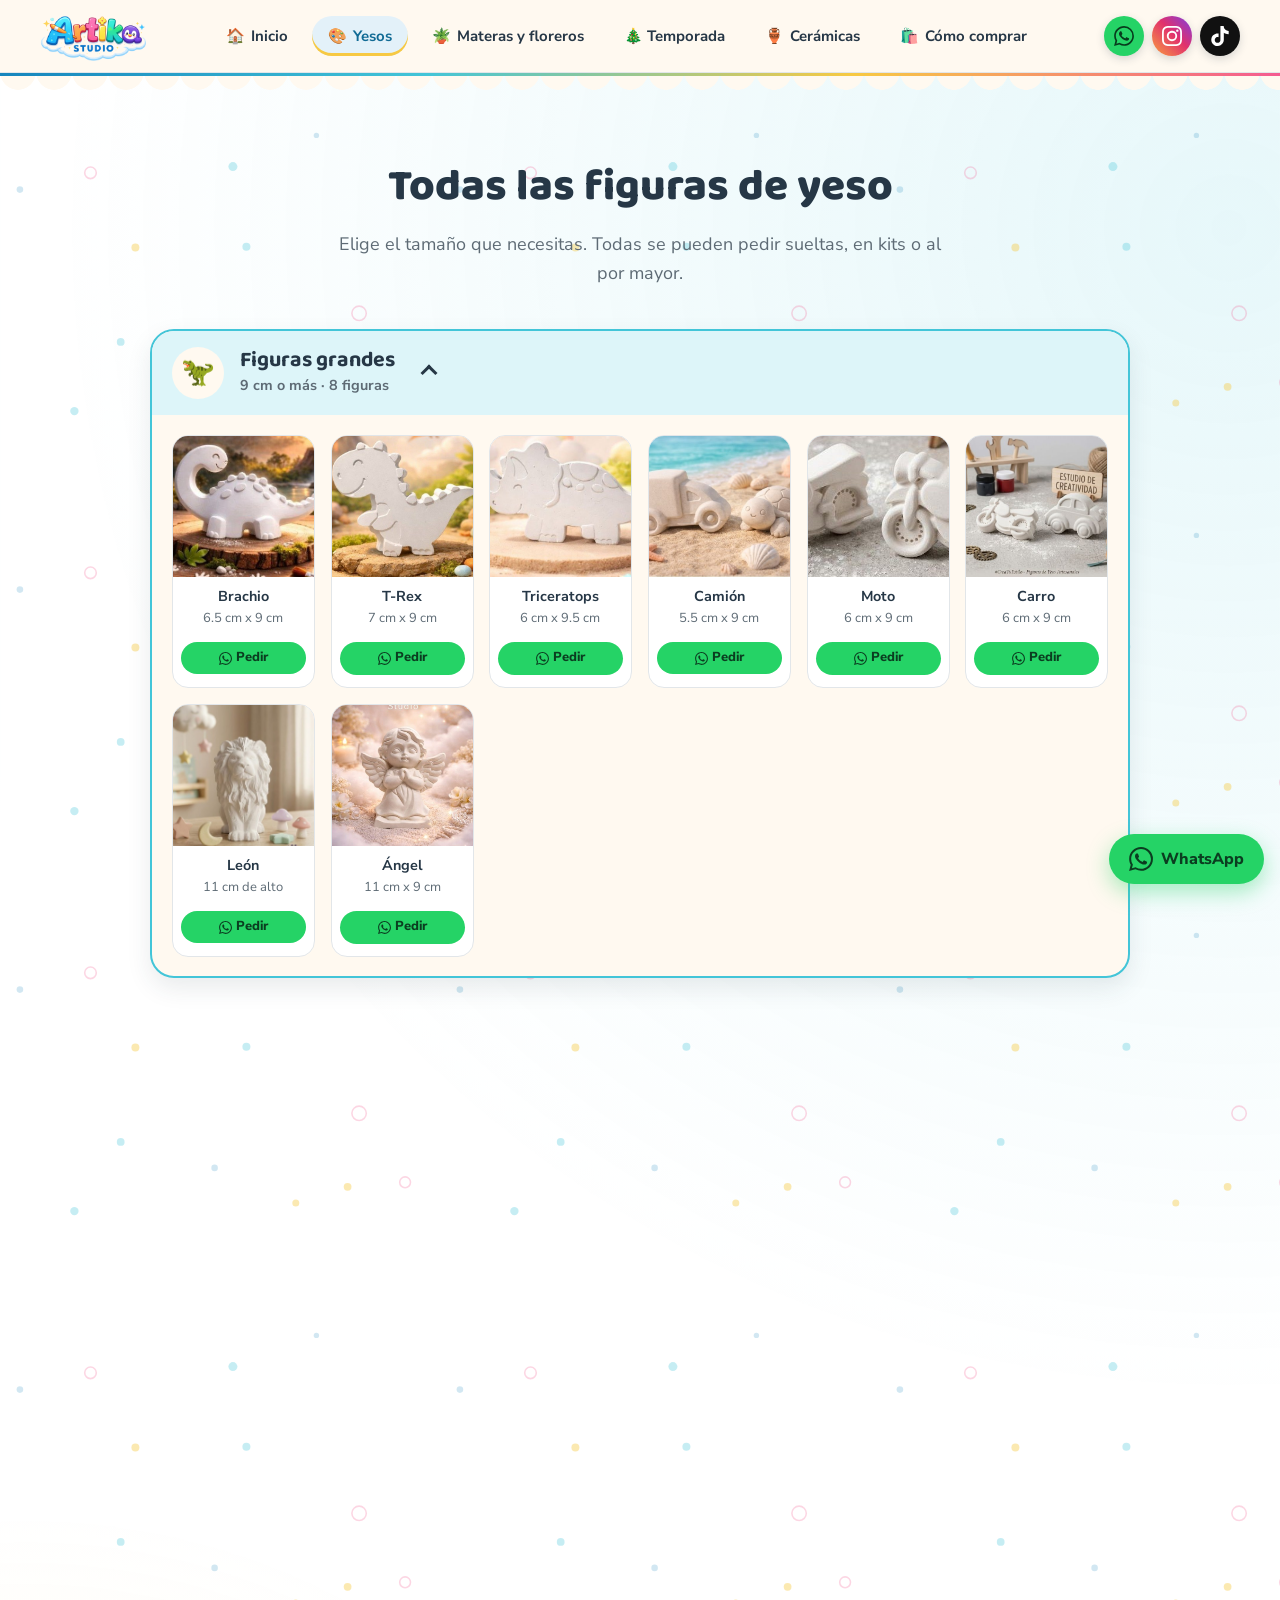
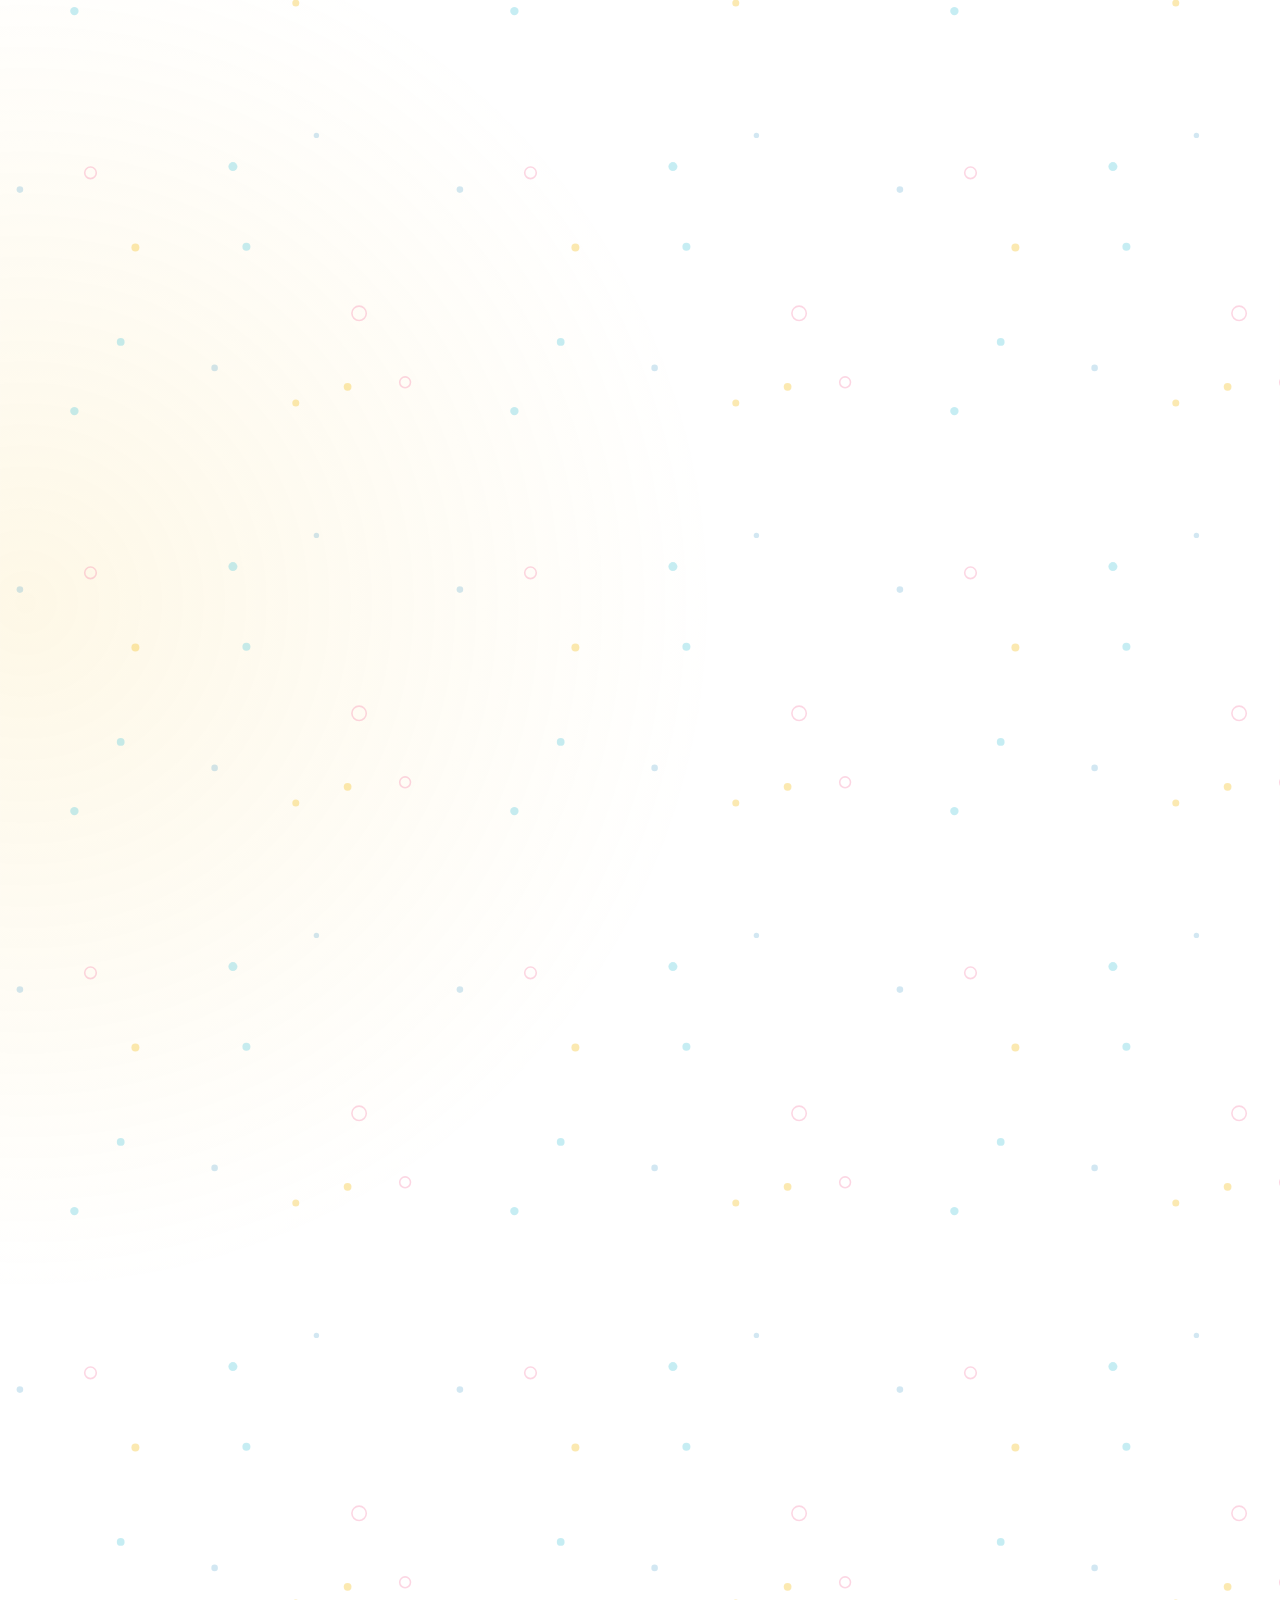
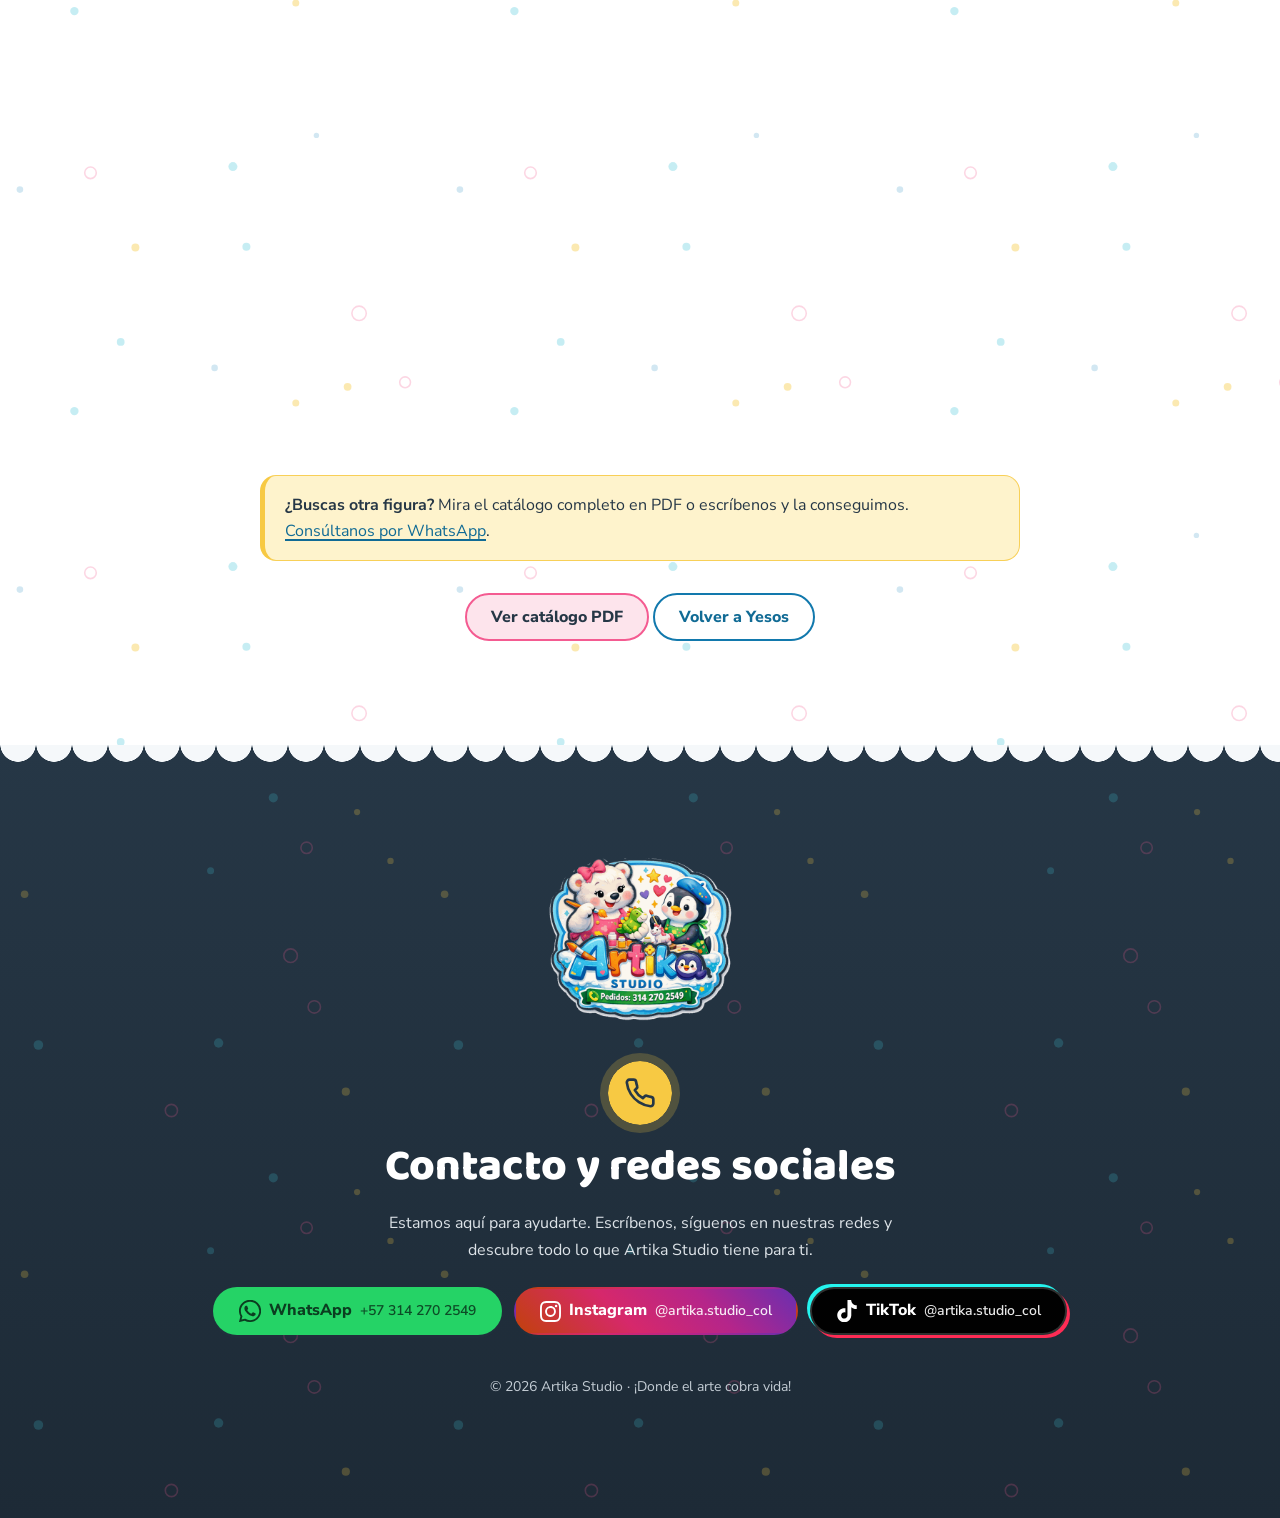
<file: figuras.html>
<!DOCTYPE html>
<html lang="es">
<head>
  <meta charset="utf-8">
  <meta name="viewport" content="width=device-width, initial-scale=1">
  <title>Todas las figuras de yeso · Artika Studio</title>
  <meta name="description" content="Todas las figuras de yeso de Artika Studio organizadas por tamaño: grandes, medianas y pequeñas.">
  <meta name="theme-color" content="#8a6ad0">
  <link rel="preconnect" href="https://fonts.googleapis.com">
  <link rel="preconnect" href="https://fonts.gstatic.com" crossorigin>
  <link rel="canonical" href="https://artikastudiocol.github.io/PaginaWeb/figuras.html">
  <link rel="icon" href="img/logos/favicon.png" type="image/png">
  <link rel="apple-touch-icon" href="img/logos/apple-touch-icon.png">
  <meta property="og:type" content="website">
  <meta property="og:site_name" content="Artika Studio">
  <meta property="og:locale" content="es_CO">
  <meta property="og:title" content="Todas las figuras de yeso · Artika Studio">
  <meta property="og:description" content="Todas las figuras de yeso de Artika Studio organizadas por tamaño: grandes, medianas y pequeñas.">
  <meta property="og:url" content="https://artikastudiocol.github.io/PaginaWeb/figuras.html">
  <meta property="og:image" content="https://artikastudiocol.github.io/PaginaWeb/img/logos/compartir.jpg">
  <meta property="og:image:width" content="1200">
  <meta property="og:image:height" content="630">
  <meta property="og:image:alt" content="Logo de Artika Studio: ¡Donde el arte cobra vida!">
  <meta name="twitter:card" content="summary_large_image">
  <link rel="stylesheet" href="https://fonts.googleapis.com/css2?family=Baloo+2:wght@400;600;700;800&family=Nunito+Sans:wght@400;600;700;800&display=swap">
  <link rel="stylesheet" href="css/styles.css">
</head>
<body>

  <a class="saltar" href="#contenido">Saltar al contenido</a>

  <!-- ========== ENCABEZADO (igual en todas las páginas) ========== -->
  <header class="cabecera">
    <div class="contenedor cabecera__fila">
      <a href="index.html" class="marca" aria-label="Artika Studio, ir al inicio">
        <img src="img/logos/logo-artika.png" alt="" width="108" height="54">
        <span class="sr-only">Artika Studio</span>
      </a>
      <button class="menu-boton" id="menuBoton" aria-expanded="false" aria-controls="menu" aria-label="Abrir menú">
        <span></span><span></span><span></span>
      </button>
      <nav class="menu" id="menu" aria-label="Principal">
        <a href="index.html">Inicio</a>
        <a href="catalogo.html" aria-current="page">Yesos</a>
        <a href="materas.html">Materas y floreros</a>
        <a href="temporada.html" id="menuTemporada">Temporada</a>
        <a href="ceramicas.html">Cerámicas</a>
        <a href="comprar.html">Cómo comprar</a>
      </nav>
      <div class="redes-cab" aria-label="Redes sociales de Artika Studio">
        <a class="red-cab red-cab--whatsapp" data-red="whatsapp" href="#" target="_blank" rel="noopener" aria-label="WhatsApp"></a>
        <a class="red-cab red-cab--instagram" data-red="instagram" href="#" target="_blank" rel="noopener" aria-label="Instagram"></a>
        <a class="red-cab red-cab--tiktok" data-red="tiktok" href="#" target="_blank" rel="noopener" aria-label="TikTok"></a>
      </div>
    </div>
  </header>

  <main id="contenido">
    <noscript><p class="aviso">Para ver las figuras y los precios activa JavaScript, o escríbenos por WhatsApp al +57 314 270 2549.</p></noscript>

    <section class="seccion seccion--lila" id="figuras">
      <div class="contenedor">
        <h1>Todas las figuras de yeso</h1>
        <p class="seccion__intro">Elige el tamaño que necesitas. Todas se pueden pedir sueltas, en kits o al por mayor.</p>
        <div class="tamanos" id="tamanos" data-modo="todo"></div>
        <p class="aviso"><strong>¿Buscas otra figura?</strong> Mira el catálogo completo en PDF o escríbenos y la conseguimos. <a href="#" data-whatsapp="Hola Artika Studio, busco una figura de yeso que no vi en la página.">Consúltanos por WhatsApp</a>.</p>
        <p class="centro">
          <a class="boton boton--rosa" href="catalogo-artika-2026.pdf" target="_blank" rel="noopener">Ver catálogo PDF</a>
          <a class="boton boton--borde" href="catalogo.html">Volver a Yesos</a>
        </p>
      </div>
    </section>

  </main>

  <!-- ========== CONTACTO (igual en todas las páginas) ========== -->
<footer class="pie" id="contacto">
    <div class="contenedor pie__contenido">
      <img class="pie__logo" src="img/logos/logo-general.png" alt="Artika Studio" width="200" height="200" loading="lazy">
      <h2 class="pie__titulo">Contacto y redes sociales</h2>
      <p>Estamos aquí para ayudarte. Escríbenos, síguenos en nuestras redes y descubre todo lo que Artika Studio tiene para ti.</p>
      <div class="redes">
        <a class="boton boton--whatsapp" id="linkWhatsapp" href="#" target="_blank" rel="noopener">WhatsApp <span id="telVisible"></span></a>
        <a class="boton boton--instagram" id="linkInstagram" href="#" target="_blank" rel="noopener">Instagram <span id="igVisible"></span></a>
        <a class="boton boton--tiktok" id="linkTiktok" href="#" target="_blank" rel="noopener">TikTok <span id="ttVisible"></span></a>
      </div>
      <p class="pie__copy">© <span id="anio"></span> Artika Studio · ¡Donde el arte cobra vida!</p>
    </div>
  </footer>

  <a class="flotante" id="flotanteWhatsapp" href="#" target="_blank" rel="noopener" aria-label="Escríbenos por WhatsApp">WhatsApp</a>

  <script src="js/datos.js"></script>
  <script src="js/main.js"></script>
  <script src="js/extras.js"></script>
</body>
</html>
</file>
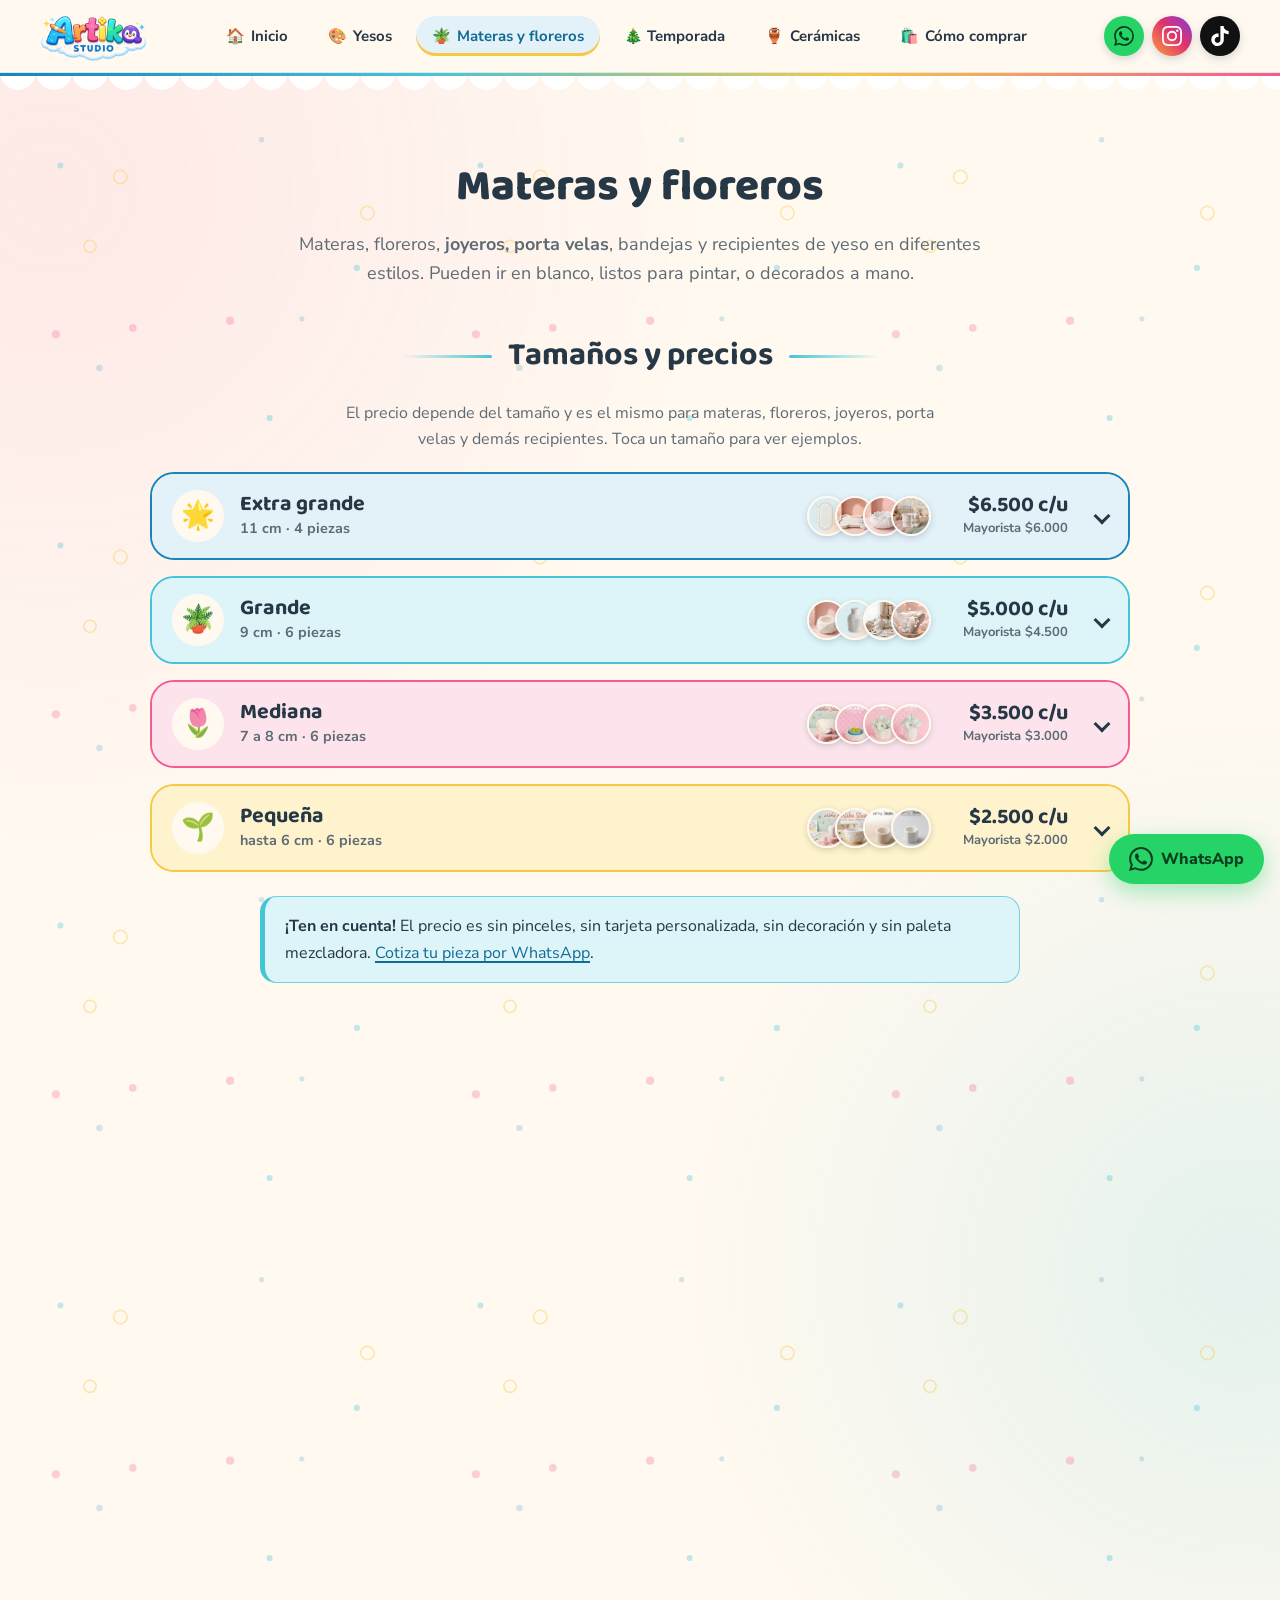
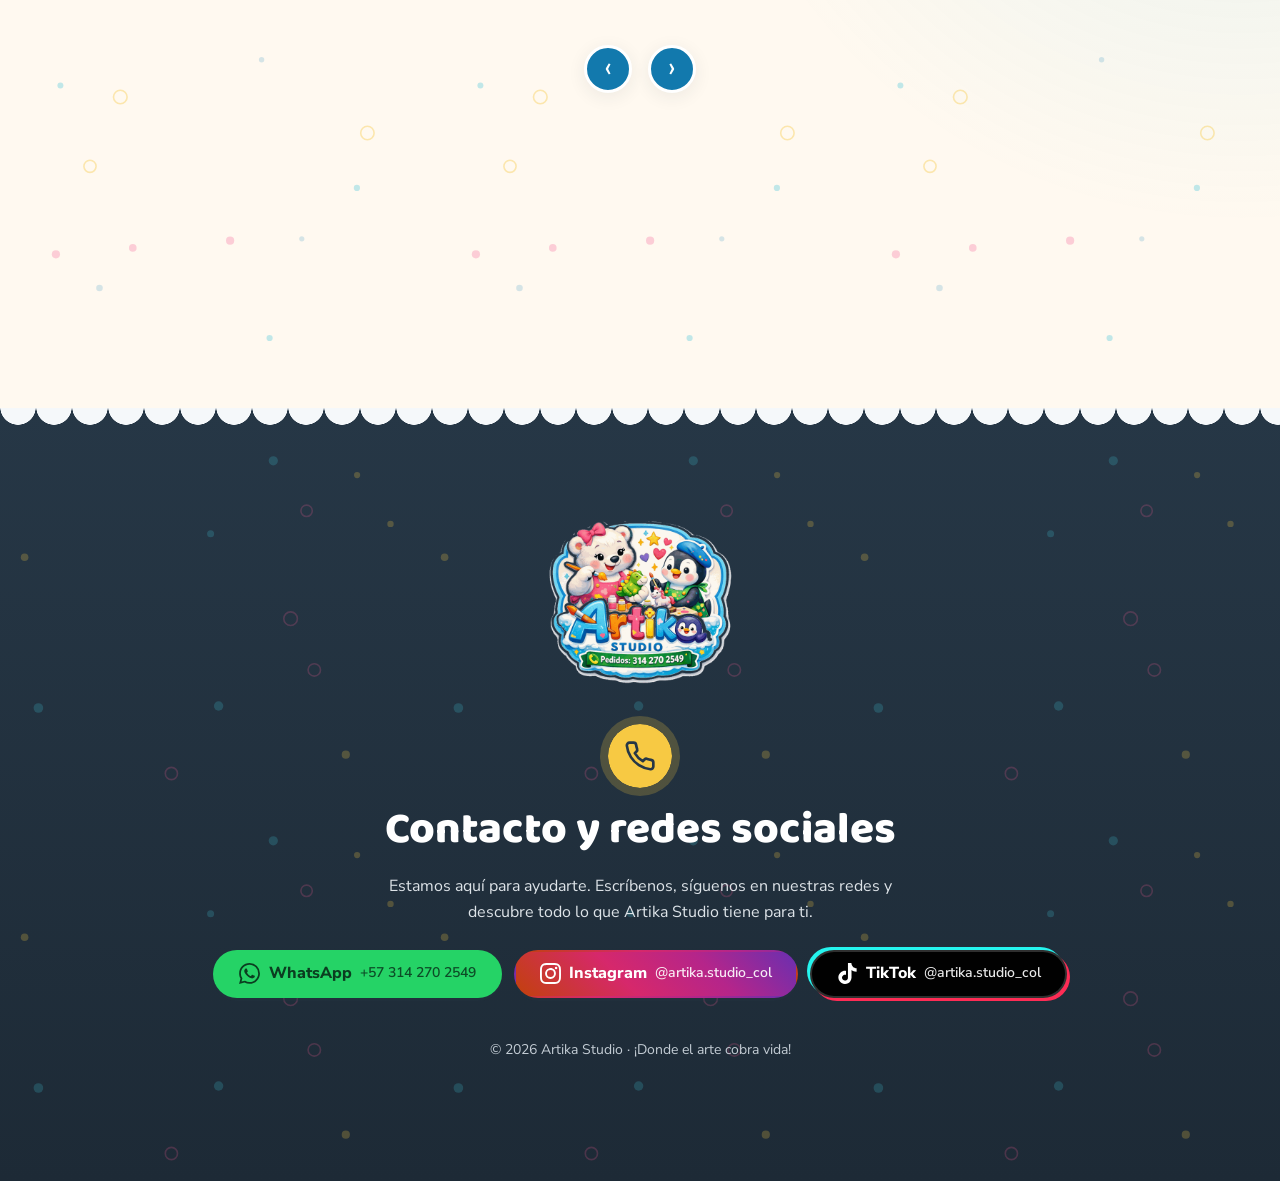
<file: materas.html>
<!DOCTYPE html>
<html lang="es">
<head>
  <meta charset="utf-8">
  <meta name="viewport" content="width=device-width, initial-scale=1">
  <title>Materas y floreros · Artika Studio</title>
  <meta name="description" content="Materas, floreros, joyeros y porta velas de yeso, en blanco o decorados a mano. Precios y tamaños.">
  <meta name="theme-color" content="#8a6ad0">
  <link rel="preconnect" href="https://fonts.googleapis.com">
  <link rel="preconnect" href="https://fonts.gstatic.com" crossorigin>
  <link rel="canonical" href="https://artikastudiocol.github.io/PaginaWeb/materas.html">
  <link rel="icon" href="img/logos/favicon.png" type="image/png">
  <link rel="apple-touch-icon" href="img/logos/apple-touch-icon.png">
  <meta property="og:type" content="website">
  <meta property="og:site_name" content="Artika Studio">
  <meta property="og:locale" content="es_CO">
  <meta property="og:title" content="Materas y floreros · Artika Studio">
  <meta property="og:description" content="Materas, floreros, joyeros y porta velas de yeso, en blanco o decorados a mano. Precios y tamaños.">
  <meta property="og:url" content="https://artikastudiocol.github.io/PaginaWeb/materas.html">
  <meta property="og:image" content="https://artikastudiocol.github.io/PaginaWeb/img/logos/compartir.jpg">
  <meta property="og:image:width" content="1200">
  <meta property="og:image:height" content="630">
  <meta property="og:image:alt" content="Logo de Artika Studio: ¡Donde el arte cobra vida!">
  <meta name="twitter:card" content="summary_large_image">
  <link rel="stylesheet" href="https://fonts.googleapis.com/css2?family=Baloo+2:wght@400;600;700;800&family=Nunito+Sans:wght@400;600;700;800&display=swap">
  <link rel="stylesheet" href="css/styles.css">
</head>
<body>

  <a class="saltar" href="#contenido">Saltar al contenido</a>

  <!-- ========== ENCABEZADO (igual en todas las páginas) ========== -->
  <header class="cabecera">
    <div class="contenedor cabecera__fila">
      <a href="index.html" class="marca" aria-label="Artika Studio, ir al inicio">
        <img src="img/logos/logo-artika.png" alt="" width="108" height="54">
        <span class="sr-only">Artika Studio</span>
      </a>
      <button class="menu-boton" id="menuBoton" aria-expanded="false" aria-controls="menu" aria-label="Abrir menú">
        <span></span><span></span><span></span>
      </button>
      <nav class="menu" id="menu" aria-label="Principal">
        <a href="index.html">Inicio</a>
        <a href="catalogo.html">Yesos</a>
        <a href="materas.html" aria-current="page">Materas y floreros</a>
        <a href="temporada.html" id="menuTemporada">Temporada</a>
        <a href="ceramicas.html">Cerámicas</a>
        <a href="comprar.html">Cómo comprar</a>
      </nav>
      <div class="redes-cab" aria-label="Redes sociales de Artika Studio">
        <a class="red-cab red-cab--whatsapp" data-red="whatsapp" href="#" target="_blank" rel="noopener" aria-label="WhatsApp"></a>
        <a class="red-cab red-cab--instagram" data-red="instagram" href="#" target="_blank" rel="noopener" aria-label="Instagram"></a>
        <a class="red-cab red-cab--tiktok" data-red="tiktok" href="#" target="_blank" rel="noopener" aria-label="TikTok"></a>
      </div>
    </div>
  </header>

  <main id="contenido">
    <noscript><p class="aviso">Para ver las figuras y los precios activa JavaScript, o escríbenos por WhatsApp al +57 314 270 2549.</p></noscript>


    <section class="seccion seccion--menta" id="materas">
      <div class="contenedor">
        <h1>Materas y floreros</h1>
        <p class="seccion__intro">Materas, floreros, <strong>joyeros, porta velas</strong>, bandejas y recipientes de yeso en diferentes estilos. Pueden ir en blanco, listos para pintar, o decorados a mano.</p>

        <h3 class="subtitulo">Tamaños y precios</h3>
        <p class="seccion__intro seccion__intro--chica">El precio depende del tamaño y es el mismo para materas, floreros, joyeros, porta velas y demás recipientes. Toca un tamaño para ver ejemplos.</p>
        <div class="tamanos" id="tamanosMateras"></div>
        <p class="aviso aviso--menta"><strong>¡Ten en cuenta!</strong> El precio es sin pinceles, sin tarjeta personalizada, sin decoración y sin paleta mezcladora. <a href="#" data-whatsapp="Hola Artika Studio, quiero cotizar materas, floreros o joyeros.">Cotiza tu pieza por WhatsApp</a>.</p>

        <h3 class="subtitulo">Ya pintados: sets de florero y más</h3>
        <p class="seccion__intro seccion__intro--chica">Pasa las fotos para ver algunos de nuestros trabajos pintados a mano.</p>
        <div class="slider" id="sets" role="region" aria-roledescription="carrusel" aria-label="Sets de florero pintados"></div>

        <div class="cotiza">
          <p><strong>¿Quieres el tuyo pintado?</strong> Puedes cotizar el que más te guste, ya sea una matera, un florero, un joyero, un porta velas o cualquier otro recipiente, y lo pintamos a tu gusto con los colores y detalles que prefieras.</p>
          <a class="boton boton--verde" href="#" data-whatsapp="Hola Artika Studio, quiero cotizar una pieza pintada (matera, florero o joyero).">Cotizar mi pieza pintada</a>
        </div>
      </div>
    </section>

  </main>

  <!-- ========== CONTACTO (igual en todas las páginas) ========== -->
<footer class="pie" id="contacto">
    <div class="contenedor pie__contenido">
      <img class="pie__logo" src="img/logos/logo-general.png" alt="Artika Studio" width="200" height="200" loading="lazy">
      <h2 class="pie__titulo">Contacto y redes sociales</h2>
      <p>Estamos aquí para ayudarte. Escríbenos, síguenos en nuestras redes y descubre todo lo que Artika Studio tiene para ti.</p>
      <div class="redes">
        <a class="boton boton--whatsapp" id="linkWhatsapp" href="#" target="_blank" rel="noopener">WhatsApp <span id="telVisible"></span></a>
        <a class="boton boton--instagram" id="linkInstagram" href="#" target="_blank" rel="noopener">Instagram <span id="igVisible"></span></a>
        <a class="boton boton--tiktok" id="linkTiktok" href="#" target="_blank" rel="noopener">TikTok <span id="ttVisible"></span></a>
      </div>
      <p class="pie__copy">© <span id="anio"></span> Artika Studio · ¡Donde el arte cobra vida!</p>
    </div>
  </footer>

  <a class="flotante" id="flotanteWhatsapp" href="#" target="_blank" rel="noopener" aria-label="Escríbenos por WhatsApp">WhatsApp</a>

  <script src="js/datos.js"></script>
  <script src="js/main.js"></script>
  <script src="js/extras.js"></script>
</body>
</html>
</file>
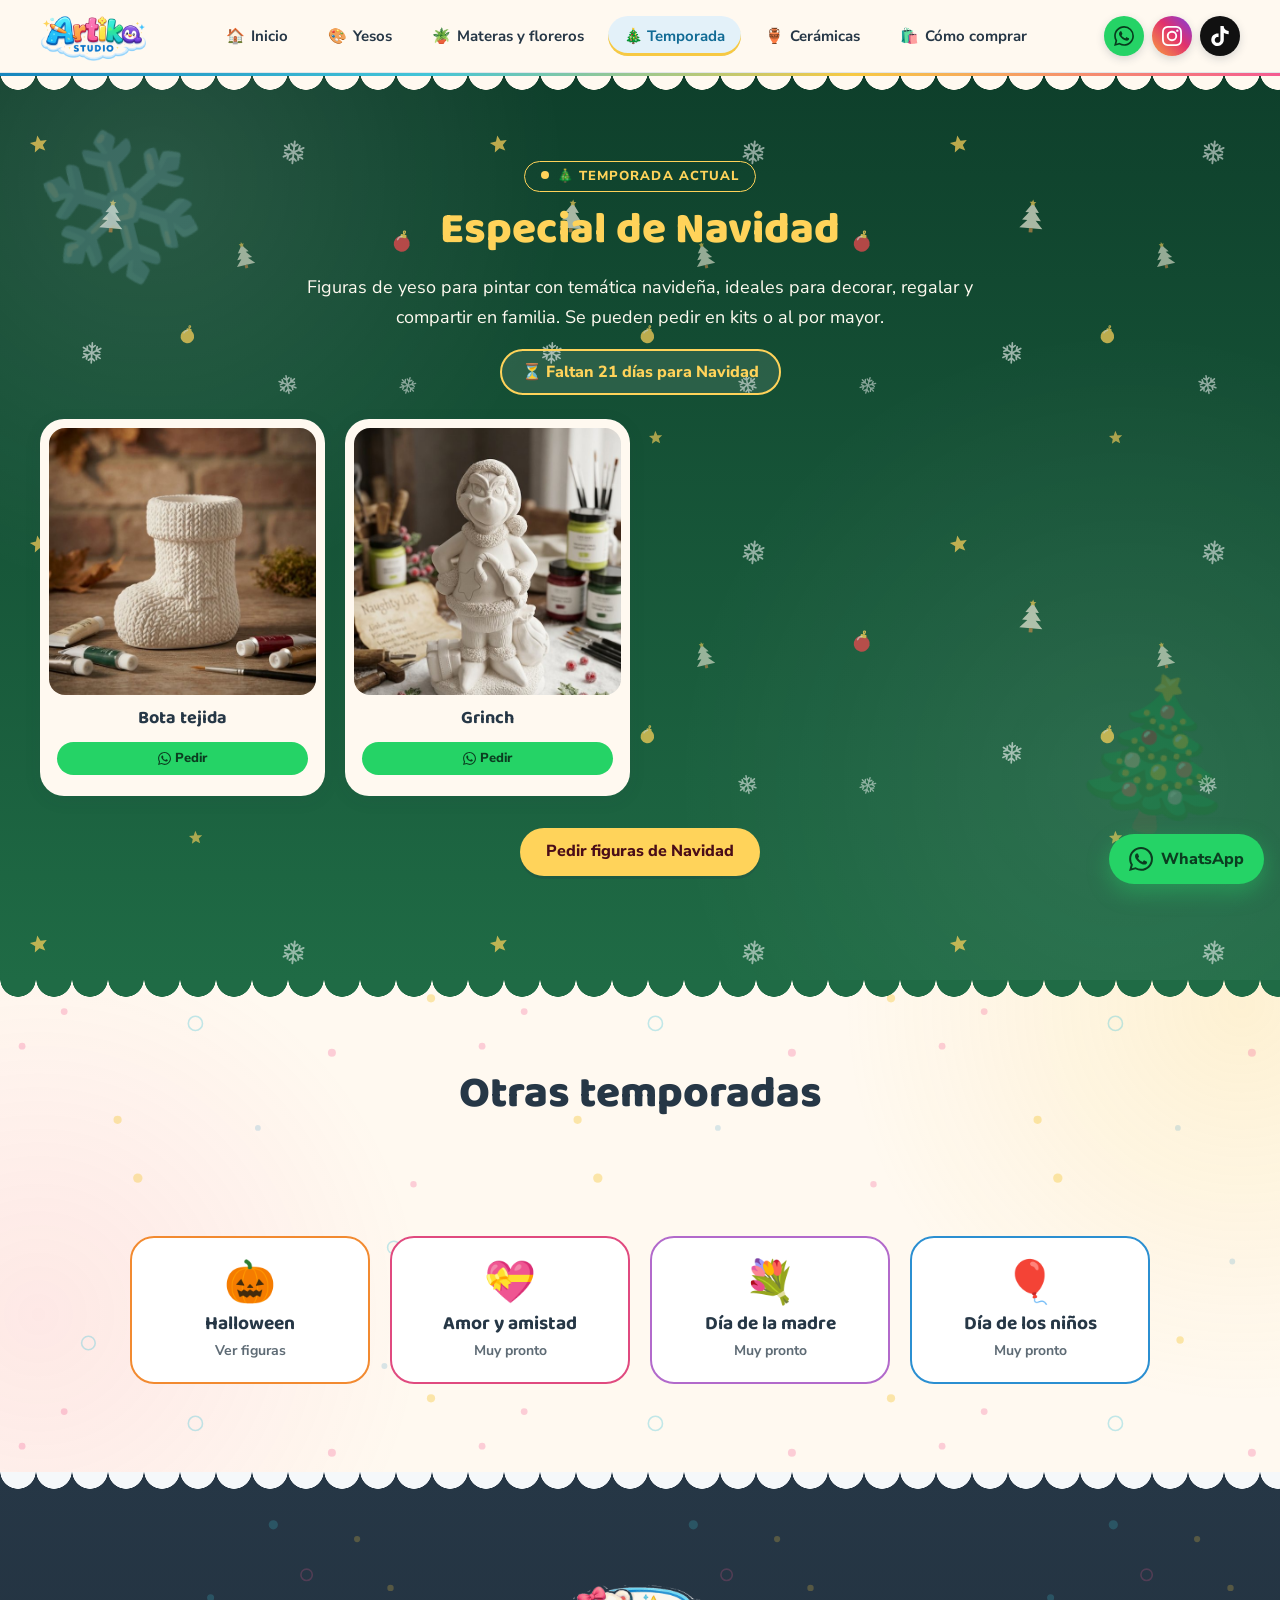
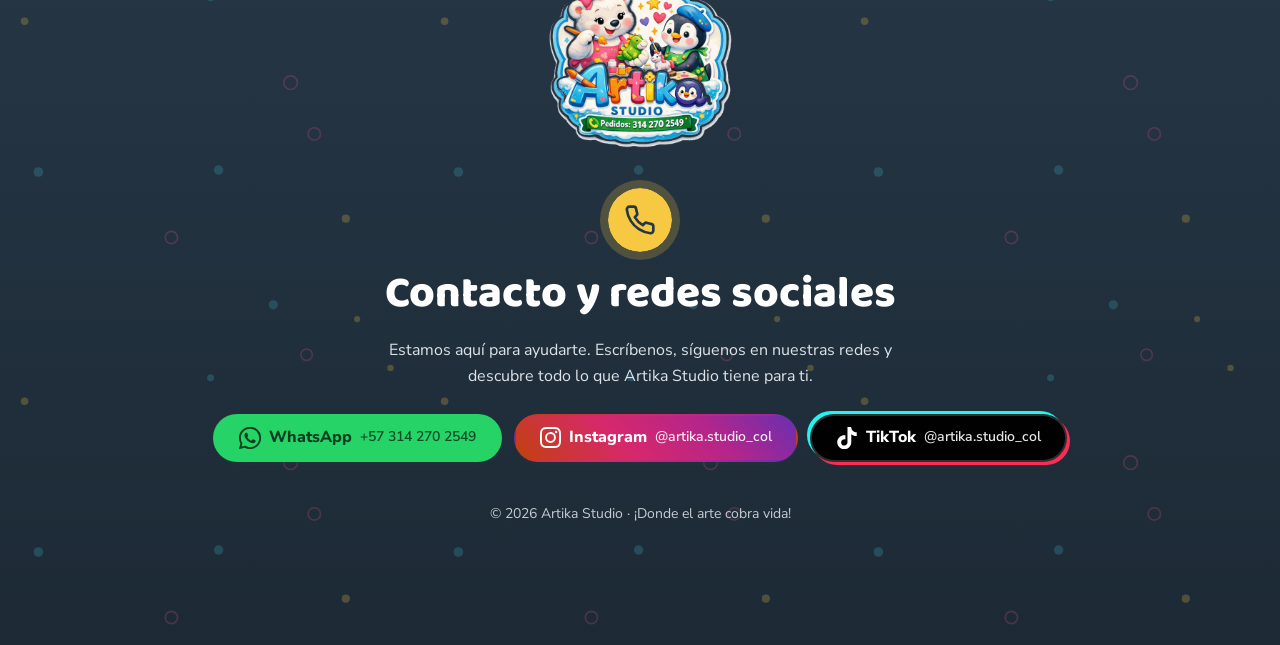
<file: temporada.html>
<!DOCTYPE html>
<html lang="es">
<head>
  <meta charset="utf-8">
  <meta name="viewport" content="width=device-width, initial-scale=1">
  <title>Temporada · Artika Studio</title>
  <meta name="description" content="Figuras de yeso de la temporada actual de Artika Studio, en kits o al por mayor.">
  <meta name="theme-color" content="#8a6ad0">
  <link rel="preconnect" href="https://fonts.googleapis.com">
  <link rel="preconnect" href="https://fonts.gstatic.com" crossorigin>
  <link rel="canonical" href="https://artikastudiocol.github.io/PaginaWeb/temporada.html">
  <link rel="icon" href="img/logos/favicon.png" type="image/png">
  <link rel="apple-touch-icon" href="img/logos/apple-touch-icon.png">
  <meta property="og:type" content="website">
  <meta property="og:site_name" content="Artika Studio">
  <meta property="og:locale" content="es_CO">
  <meta property="og:title" content="Temporada · Artika Studio">
  <meta property="og:description" content="Figuras de yeso de la temporada actual de Artika Studio, en kits o al por mayor.">
  <meta property="og:url" content="https://artikastudiocol.github.io/PaginaWeb/temporada.html">
  <meta property="og:image" content="https://artikastudiocol.github.io/PaginaWeb/img/logos/compartir.jpg">
  <meta property="og:image:width" content="1200">
  <meta property="og:image:height" content="630">
  <meta property="og:image:alt" content="Logo de Artika Studio: ¡Donde el arte cobra vida!">
  <meta name="twitter:card" content="summary_large_image">
  <link rel="stylesheet" href="https://fonts.googleapis.com/css2?family=Baloo+2:wght@400;600;700;800&family=Nunito+Sans:wght@400;600;700;800&display=swap">
  <link rel="stylesheet" href="css/styles.css">
</head>
<body>

  <a class="saltar" href="#contenido">Saltar al contenido</a>

  <!-- ========== ENCABEZADO (igual en todas las páginas) ========== -->
  <header class="cabecera">
    <div class="contenedor cabecera__fila">
      <a href="index.html" class="marca" aria-label="Artika Studio, ir al inicio">
        <img src="img/logos/logo-artika.png" alt="" width="108" height="54">
        <span class="sr-only">Artika Studio</span>
      </a>
      <button class="menu-boton" id="menuBoton" aria-expanded="false" aria-controls="menu" aria-label="Abrir menú">
        <span></span><span></span><span></span>
      </button>
      <nav class="menu" id="menu" aria-label="Principal">
        <a href="index.html">Inicio</a>
        <a href="catalogo.html">Yesos</a>
        <a href="materas.html">Materas y floreros</a>
        <a href="temporada.html" id="menuTemporada" aria-current="page">Temporada</a>
        <a href="ceramicas.html">Cerámicas</a>
        <a href="comprar.html">Cómo comprar</a>
      </nav>
      <div class="redes-cab" aria-label="Redes sociales de Artika Studio">
        <a class="red-cab red-cab--whatsapp" data-red="whatsapp" href="#" target="_blank" rel="noopener" aria-label="WhatsApp"></a>
        <a class="red-cab red-cab--instagram" data-red="instagram" href="#" target="_blank" rel="noopener" aria-label="Instagram"></a>
        <a class="red-cab red-cab--tiktok" data-red="tiktok" href="#" target="_blank" rel="noopener" aria-label="TikTok"></a>
      </div>
    </div>
  </header>

  <main id="contenido">
    <noscript><p class="aviso">Para ver las figuras y los precios activa JavaScript, o escríbenos por WhatsApp al +57 314 270 2549.</p></noscript>


    <section class="seccion seccion--temporada" id="temporada">
      <div class="contenedor">
        <p class="etiqueta etiqueta--temporada" id="tempEtiqueta">Temporada</p>
        <h1 id="tempTitulo">Temporada</h1>
        <p class="seccion__intro" id="tempTexto"></p>
        <p class="cuenta" id="tempCuenta" hidden></p>
        <div class="galeria-materas" id="tempGaleria"></div>
        <p class="centro"><a class="boton boton--temporada" id="tempPedir" href="#" target="_blank" rel="noopener">Pedir figuras de temporada</a></p>
      </div>
    </section>

    <!-- ========== OTRAS TEMPORADAS (se llena desde js/datos.js) ========== -->
    <section class="seccion seccion--rosa" id="otras">
      <div class="contenedor">
        <h2>Otras temporadas</h2>
        <p class="seccion__intro">Cada época del año tiene sus propias figuras. Entra a ver las de Navidad, Amor y amistad, Día de la madre y más.</p>
        <div class="otras" id="otrasTemporadas"></div>
      </div>
    </section>


  </main>

  <!-- ========== CONTACTO (igual en todas las páginas) ========== -->
<footer class="pie" id="contacto">
    <div class="contenedor pie__contenido">
      <img class="pie__logo" src="img/logos/logo-general.png" alt="Artika Studio" width="200" height="200" loading="lazy">
      <h2 class="pie__titulo">Contacto y redes sociales</h2>
      <p>Estamos aquí para ayudarte. Escríbenos, síguenos en nuestras redes y descubre todo lo que Artika Studio tiene para ti.</p>
      <div class="redes">
        <a class="boton boton--whatsapp" id="linkWhatsapp" href="#" target="_blank" rel="noopener">WhatsApp <span id="telVisible"></span></a>
        <a class="boton boton--instagram" id="linkInstagram" href="#" target="_blank" rel="noopener">Instagram <span id="igVisible"></span></a>
        <a class="boton boton--tiktok" id="linkTiktok" href="#" target="_blank" rel="noopener">TikTok <span id="ttVisible"></span></a>
      </div>
      <p class="pie__copy">© <span id="anio"></span> Artika Studio · ¡Donde el arte cobra vida!</p>
    </div>
  </footer>

  <a class="flotante" id="flotanteWhatsapp" href="#" target="_blank" rel="noopener" aria-label="Escríbenos por WhatsApp">WhatsApp</a>

  <script src="js/datos.js"></script>
  <script src="js/main.js"></script>
  <script src="js/extras.js"></script>
</body>
</html>
</file>
<file: css/styles.css>
/* ==================================================
   ARTIKA STUDIO — SISTEMA VISUAL
   Fase 01 · Hoja de estilos completa

   ÍNDICE
    1. Fuentes
    2. Variables globales (colores, letras, espacios)
    3. Temas de temporada
    4. Reinicio y base
    5. Jerarquía tipográfica
    6. Contenedores y secciones
    7. Encabezado y navegación
    8. Botones
    9. Inicio (hero) y carrusel
   10. Etiquetas, introducciones y subtítulos
   11. Kits, precios y avisos
   12. Fotos, tabla y piezas de colección
   13. Cómo comprar
   14. Temporada
   15. Pie de página y botón flotante
   16. Formularios y campos (listos para usar)
   17. Animaciones y efectos de movimiento
   18. Adaptación a pantallas
   19. Movimiento reducido

   REGLAS DE USO DEL COLOR
   - Azul: enlaces, botones principales y acciones.
   - Crema y blanco: fondos y superficies.
   - Oscuro: títulos, textos y navegación.
   - Rosa, turquesa y amarillo: etiquetas, detalles y destacados.
     Nunca llevan texto pequeño encima por contraste: el texto va en oscuro.
   ================================================== */

/* 1. FUENTES */
/* Baloo 2 (títulos) y Nunito Sans (textos) se cargan desde el <head> de cada página */

/* 2. VARIABLES GLOBALES */
:root {
  /* Marca */
  --color-primary: #1685BD;
  --color-primary-hover: #116B95;
  --color-neutral: #FFF9F0;
  --color-accent: #F45B91;
  --color-dark: #263746;

  /* Colores complementarios */
  --color-turquoise: #43C5D8;
  --color-yellow: #F7C943;
  --color-green: #5BA355;          /* muestreado de la portada del catálogo */

  /* Ajustes de accesibilidad (derivados de los colores de marca) */
  --color-primary-action: #1279AD; /* azul de botones: texto blanco con contraste 4.8:1 */
  --color-primary-soft: #E3F1F9;
  --color-accent-soft: #FDE4EC;
  --color-turquoise-soft: #DDF5F9;
  --color-yellow-soft: #FEF3CC;

  /* Superficies */
  --color-background: var(--color-neutral);
  --color-surface: #FFFFFF;
  --color-surface-soft: #F5F8FA;

  /* Texto */
  --color-text: var(--color-dark);
  --color-text-muted: #5E6B75;
  --color-text-inverse: #FFFFFF;

  /* Bordes y estados */
  --color-border: #E2E6E9;
  --color-focus: #116B95;
  --color-success: #24794A;
  --color-error: #B42318;

  /* Redes: color de cada marca (WhatsApp lleva texto verde oscuro para que se lea bien) */
  --color-whatsapp: #25D366;
  --color-whatsapp-hover: #4BE585;
  --color-whatsapp-text: #0B3D20;

  /* Iconos (SVG dentro del CSS): redes con las formas oficiales de Simple Icons, teléfono de Feather */
  --icon-whatsapp: url("data:image/svg+xml,%3Csvg xmlns='http://www.w3.org/2000/svg' viewBox='0 0 24 24'%3E%3Cpath d='M17.472 14.382c-.297-.149-1.758-.867-2.03-.967-.273-.099-.471-.148-.67.15-.197.297-.767.966-.94 1.164-.173.199-.347.223-.644.075-.297-.15-1.255-.463-2.39-1.475-.883-.788-1.48-1.761-1.653-2.059-.173-.297-.018-.458.13-.606.134-.133.298-.347.446-.52.149-.174.198-.298.298-.497.099-.198.05-.371-.025-.52-.075-.149-.669-1.612-.916-2.207-.242-.579-.487-.5-.669-.51-.173-.008-.371-.01-.57-.01-.198 0-.52.074-.792.372-.272.297-1.04 1.016-1.04 2.479 0 1.462 1.065 2.875 1.213 3.074.149.198 2.096 3.2 5.077 4.487.709.306 1.262.489 1.694.625.712.227 1.36.195 1.871.118.571-.085 1.758-.719 2.006-1.413.248-.694.248-1.289.173-1.413-.074-.124-.272-.198-.57-.347m-5.421 7.403h-.004a9.87 9.87 0 01-5.031-1.378l-.361-.214-3.741.982.998-3.648-.235-.374a9.86 9.86 0 01-1.51-5.26c.001-5.45 4.436-9.884 9.888-9.884 2.64 0 5.122 1.03 6.988 2.898a9.825 9.825 0 012.893 6.994c-.003 5.45-4.437 9.884-9.885 9.884m8.413-18.297A11.815 11.815 0 0012.05 0C5.495 0 .16 5.335.157 11.892c0 2.096.547 4.142 1.588 5.945L.057 24l6.305-1.654a11.882 11.882 0 005.683 1.448h.005c6.554 0 11.89-5.335 11.893-11.893a11.821 11.821 0 00-3.48-8.413Z'/%3E%3C/svg%3E");
  --icon-instagram: url("data:image/svg+xml,%3Csvg xmlns='http://www.w3.org/2000/svg' viewBox='0 0 24 24'%3E%3Cpath d='M7.0301.084c-1.2768.0602-2.1487.264-2.911.5634-.7888.3075-1.4575.72-2.1228 1.3877-.6652.6677-1.075 1.3368-1.3802 2.127-.2954.7638-.4956 1.6365-.552 2.914-.0564 1.2775-.0689 1.6882-.0626 4.947.0062 3.2586.0206 3.6671.0825 4.9473.061 1.2765.264 2.1482.5635 2.9107.308.7889.72 1.4573 1.388 2.1228.6679.6655 1.3365 1.0743 2.1285 1.38.7632.295 1.6361.4961 2.9134.552 1.2773.056 1.6884.069 4.9462.0627 3.2578-.0062 3.668-.0207 4.9478-.0814 1.28-.0607 2.147-.2652 2.9098-.5633.7889-.3086 1.4578-.72 2.1228-1.3881.665-.6682 1.0745-1.3378 1.3795-2.1284.2957-.7632.4966-1.636.552-2.9124.056-1.2809.0692-1.6898.063-4.948-.0063-3.2583-.021-3.6668-.0817-4.9465-.0607-1.2797-.264-2.1487-.5633-2.9117-.3084-.7889-.72-1.4568-1.3876-2.1228C21.2982 1.33 20.628.9208 19.8378.6165 19.074.321 18.2017.1197 16.9244.0645 15.6471.0093 15.236-.005 11.977.0014 8.718.0076 8.31.0215 7.0301.0839m.1402 21.6932c-1.17-.0509-1.8053-.2453-2.2287-.408-.5606-.216-.96-.4771-1.3819-.895-.422-.4178-.6811-.8186-.9-1.378-.1644-.4234-.3624-1.058-.4171-2.228-.0595-1.2645-.072-1.6442-.079-4.848-.007-3.2037.0053-3.583.0607-4.848.05-1.169.2456-1.805.408-2.2282.216-.5613.4762-.96.895-1.3816.4188-.4217.8184-.6814 1.3783-.9003.423-.1651 1.0575-.3614 2.227-.4171 1.2655-.06 1.6447-.072 4.848-.079 3.2033-.007 3.5835.005 4.8495.0608 1.169.0508 1.8053.2445 2.228.408.5608.216.96.4754 1.3816.895.4217.4194.6816.8176.9005 1.3787.1653.4217.3617 1.056.4169 2.2263.0602 1.2655.0739 1.645.0796 4.848.0058 3.203-.0055 3.5834-.061 4.848-.051 1.17-.245 1.8055-.408 2.2294-.216.5604-.4763.96-.8954 1.3814-.419.4215-.8181.6811-1.3783.9-.4224.1649-1.0577.3617-2.2262.4174-1.2656.0595-1.6448.072-4.8493.079-3.2045.007-3.5825-.006-4.848-.0608M16.953 5.5864A1.44 1.44 0 1 0 18.39 4.144a1.44 1.44 0 0 0-1.437 1.4424M5.8385 12.012c.0067 3.4032 2.7706 6.1557 6.173 6.1493 3.4026-.0065 6.157-2.7701 6.1506-6.1733-.0065-3.4032-2.771-6.1565-6.174-6.1498-3.403.0067-6.156 2.771-6.1496 6.1738M8 12.0077a4 4 0 1 1 4.008 3.9921A3.9996 3.9996 0 0 1 8 12.0077'/%3E%3C/svg%3E");
  --icon-tiktok: url("data:image/svg+xml,%3Csvg xmlns='http://www.w3.org/2000/svg' viewBox='0 0 24 24'%3E%3Cpath d='M12.525.02c1.31-.02 2.61-.01 3.91-.02.08 1.53.63 3.09 1.75 4.17 1.12 1.11 2.7 1.62 4.24 1.79v4.03c-1.44-.05-2.89-.35-4.2-.97-.57-.26-1.1-.59-1.62-.93-.01 2.92.01 5.84-.02 8.75-.08 1.4-.54 2.79-1.35 3.94-1.31 1.92-3.58 3.17-5.91 3.21-1.43.08-2.86-.31-4.08-1.03-2.02-1.19-3.44-3.37-3.65-5.71-.02-.5-.03-1-.01-1.49.18-1.9 1.12-3.72 2.58-4.96 1.66-1.44 3.98-2.13 6.15-1.72.02 1.48-.04 2.96-.04 4.44-.99-.32-2.15-.23-3.02.37-.63.41-1.11 1.04-1.36 1.75-.21.51-.15 1.07-.14 1.61.24 1.64 1.82 3.02 3.5 2.87 1.12-.01 2.19-.66 2.77-1.61.19-.33.4-.67.41-1.06.1-1.79.06-3.57.07-5.36.01-4.03-.01-8.05.02-12.07z'/%3E%3C/svg%3E");
  --icon-phone: url("data:image/svg+xml,%3Csvg xmlns='http://www.w3.org/2000/svg' viewBox='0 0 64 64'%3E%3Ccircle cx='32' cy='32' r='32' fill='%23F7C943'/%3E%3Cg transform='translate%2816 16%29 scale%281.3333%29' fill='none' stroke='%23263746' stroke-width='2' stroke-linecap='round' stroke-linejoin='round'%3E%3Cpath d='M22 16.92v3a2 2 0 0 1-2.18 2 19.79 19.79 0 0 1-8.63-3.07 19.5 19.5 0 0 1-6-6 19.79 19.79 0 0 1-3.07-8.67A2 2 0 0 1 4.11 2h3a2 2 0 0 1 2 1.72 12.84 12.84 0 0 0 .7 2.81 2 2 0 0 1-.45 2.11L8.09 9.91a16 16 0 0 0 6 6l1.27-1.27a2 2 0 0 1 2.11-.45 12.84 12.84 0 0 0 2.81.7A2 2 0 0 1 22 16.92z'/%3E%3C/g%3E%3C/svg%3E");

  /* Mosaicos del confeti y de las figuras de temporada (se repiten y se desplazan) */
  --confeti-hero-a: url("data:image/svg+xml,%3Csvg xmlns='http://www.w3.org/2000/svg' width='480' height='420' viewBox='0 0 480 420'%3E%3Ccircle cx='218.5' cy='233.4' r='3.8' fill='rgb%28244%2C91%2C145%29' fill-opacity='0.55'/%3E%3Ccircle cx='431.7' cy='196.5' r='4.7' fill='rgb%2867%2C197%2C216%29' fill-opacity='0.6'/%3E%3Ccircle cx='97.5' cy='214.7' r='3.8' fill='rgb%28247%2C201%2C67%29' fill-opacity='0.75'/%3E%3Ccircle cx='298.7' cy='324.8' r='5.2' fill='none' stroke='rgb%2822%2C133%2C189%29' stroke-opacity='0.45' stroke-width='1.6'/%3E%3Ccircle cx='56.5' cy='132.9' r='4.5' fill='rgb%28244%2C91%2C145%29' fill-opacity='0.55'/%3E%3Ccircle cx='55' cy='331.4' r='5' fill='rgb%2867%2C197%2C216%29' fill-opacity='0.6'/%3E%3Ccircle cx='327.4' cy='30.4' r='4.6' fill='rgb%28247%2C201%2C67%29' fill-opacity='0.75'/%3E%3Ccircle cx='458' cy='392.2' r='5.9' fill='none' stroke='rgb%2822%2C133%2C189%29' stroke-opacity='0.45' stroke-width='1.6'/%3E%3Ccircle cx='309.6' cy='255.3' r='4.7' fill='rgb%28244%2C91%2C145%29' fill-opacity='0.55'/%3E%3Ccircle cx='85.2' cy='19.9' r='5.7' fill='rgb%2867%2C197%2C216%29' fill-opacity='0.6'/%3E%3Ccircle cx='252.8' cy='37.3' r='3.4' fill='rgb%28247%2C201%2C67%29' fill-opacity='0.75'/%3E%3Ccircle cx='27.6' cy='195.9' r='5.5' fill='none' stroke='rgb%2822%2C133%2C189%29' stroke-opacity='0.45' stroke-width='1.6'/%3E%3Ccircle cx='213.1' cy='344.2' r='4.7' fill='rgb%28244%2C91%2C145%29' fill-opacity='0.55'/%3E%3Ccircle cx='220.7' cy='123' r='5.1' fill='rgb%2867%2C197%2C216%29' fill-opacity='0.6'/%3E%3Ccircle cx='393.8' cy='291.5' r='4.8' fill='rgb%28247%2C201%2C67%29' fill-opacity='0.75'/%3E%3C/svg%3E");
  --confeti-hero-b: url("data:image/svg+xml,%3Csvg xmlns='http://www.w3.org/2000/svg' width='400' height='360' viewBox='0 0 400 360'%3E%3Ccircle cx='190.5' cy='232.3' r='3.6' fill='rgb%2867%2C197%2C216%29' fill-opacity='0.45'/%3E%3Ccircle cx='261.9' cy='61.3' r='5.9' fill='none' stroke='rgb%28244%2C91%2C145%29' stroke-opacity='0.45' stroke-width='1.6'/%3E%3Ccircle cx='18' cy='138.4' r='2.7' fill='rgb%28247%2C201%2C67%29' fill-opacity='0.6'/%3E%3Ccircle cx='115.9' cy='283' r='3' fill='rgb%2867%2C197%2C216%29' fill-opacity='0.45'/%3E%3Ccircle cx='270.9' cy='213.7' r='4.5' fill='none' stroke='rgb%28244%2C91%2C145%29' stroke-opacity='0.45' stroke-width='1.6'/%3E%3Ccircle cx='68.1' cy='160.1' r='2.9' fill='rgb%28247%2C201%2C67%29' fill-opacity='0.6'/%3E%3Ccircle cx='74.4' cy='314.8' r='3.2' fill='rgb%2867%2C197%2C216%29' fill-opacity='0.45'/%3E%3Ccircle cx='41.8' cy='242.1' r='4.5' fill='none' stroke='rgb%28244%2C91%2C145%29' stroke-opacity='0.45' stroke-width='1.6'/%3E%3Ccircle cx='139.4' cy='148.3' r='3.3' fill='rgb%28247%2C201%2C67%29' fill-opacity='0.6'/%3E%3Ccircle cx='327.4' cy='20.2' r='2.6' fill='rgb%2867%2C197%2C216%29' fill-opacity='0.45'/%3E%3Ccircle cx='203.3' cy='44.2' r='4.5' fill='none' stroke='rgb%28244%2C91%2C145%29' stroke-opacity='0.45' stroke-width='1.6'/%3E%3C/svg%3E");
  --confeti-lila: url("data:image/svg+xml,%3Csvg xmlns='http://www.w3.org/2000/svg' width='440' height='400' viewBox='0 0 440 400'%3E%3Ccircle cx='120.7' cy='268.9' r='3.9' fill='rgb%2867%2C197%2C216%29' fill-opacity='0.55'/%3E%3Ccircle cx='295.8' cy='330' r='3.5' fill='rgb%28247%2C201%2C67%29' fill-opacity='0.75'/%3E%3Ccircle cx='90.5' cy='99.8' r='5.8' fill='none' stroke='rgb%28244%2C91%2C145%29' stroke-opacity='0.45' stroke-width='1.6'/%3E%3Ccircle cx='316.4' cy='62.4' r='2.7' fill='rgb%2822%2C133%2C189%29' fill-opacity='0.35'/%3E%3Ccircle cx='232.9' cy='93.6' r='4.5' fill='rgb%2867%2C197%2C216%29' fill-opacity='0.55'/%3E%3Ccircle cx='135.4' cy='174.5' r='4' fill='rgb%28247%2C201%2C67%29' fill-opacity='0.75'/%3E%3Ccircle cx='359.1' cy='240.3' r='7.2' fill='none' stroke='rgb%28244%2C91%2C145%29' stroke-opacity='0.45' stroke-width='1.6'/%3E%3Ccircle cx='19.9' cy='116.6' r='3.3' fill='rgb%2822%2C133%2C189%29' fill-opacity='0.35'/%3E%3Ccircle cx='74.4' cy='338.1' r='4.2' fill='rgb%2867%2C197%2C216%29' fill-opacity='0.55'/%3E%3Ccircle cx='347.6' cy='313.8' r='3.9' fill='rgb%28247%2C201%2C67%29' fill-opacity='0.75'/%3E%3Ccircle cx='405.1' cy='309.3' r='5.4' fill='none' stroke='rgb%28244%2C91%2C145%29' stroke-opacity='0.45' stroke-width='1.6'/%3E%3Ccircle cx='214.6' cy='294.9' r='3.3' fill='rgb%2822%2C133%2C189%29' fill-opacity='0.35'/%3E%3Ccircle cx='246.4' cy='173.8' r='4' fill='rgb%2867%2C197%2C216%29' fill-opacity='0.55'/%3E%3C/svg%3E");
  --confeti-menta: url("data:image/svg+xml,%3Csvg xmlns='http://www.w3.org/2000/svg' width='420' height='380' viewBox='0 0 420 380'%3E%3Ccircle cx='55.9' cy='261.3' r='4.1' fill='rgb%28244%2C91%2C145%29' fill-opacity='0.5'/%3E%3Ccircle cx='269.6' cy='345' r='3.1' fill='rgb%2867%2C197%2C216%29' fill-opacity='0.6'/%3E%3Ccircle cx='120.3' cy='104' r='6.8' fill='none' stroke='rgb%28247%2C201%2C67%29' stroke-opacity='0.7' stroke-width='1.6'/%3E%3Ccircle cx='301.8' cy='245.8' r='2.6' fill='rgb%2822%2C133%2C189%29' fill-opacity='0.32'/%3E%3Ccircle cx='132.8' cy='254.9' r='3.8' fill='rgb%28244%2C91%2C145%29' fill-opacity='0.5'/%3E%3Ccircle cx='60.4' cy='92.6' r='3' fill='rgb%2867%2C197%2C216%29' fill-opacity='0.6'/%3E%3Ccircle cx='367.4' cy='140' r='6.7' fill='none' stroke='rgb%28247%2C201%2C67%29' stroke-opacity='0.7' stroke-width='1.6'/%3E%3Ccircle cx='261.6' cy='66.7' r='2.7' fill='rgb%2822%2C133%2C189%29' fill-opacity='0.32'/%3E%3Ccircle cx='230.1' cy='247.7' r='4.1' fill='rgb%28244%2C91%2C145%29' fill-opacity='0.5'/%3E%3Ccircle cx='356.9' cy='194.9' r='3.1' fill='rgb%2867%2C197%2C216%29' fill-opacity='0.6'/%3E%3Ccircle cx='90' cy='173.3' r='6.1' fill='none' stroke='rgb%28247%2C201%2C67%29' stroke-opacity='0.7' stroke-width='1.6'/%3E%3Ccircle cx='99.5' cy='295' r='3.3' fill='rgb%2822%2C133%2C189%29' fill-opacity='0.32'/%3E%3C/svg%3E");
  --confeti-rosa: url("data:image/svg+xml,%3Csvg xmlns='http://www.w3.org/2000/svg' width='460' height='400' viewBox='0 0 460 400'%3E%3Ccircle cx='431' cy='18.3' r='4.1' fill='rgb%28247%2C201%2C67%29' fill-opacity='0.75'/%3E%3Ccircle cx='331.9' cy='72.8' r='4' fill='rgb%28244%2C91%2C145%29' fill-opacity='0.5'/%3E%3Ccircle cx='393.9' cy='267.5' r='6.3' fill='none' stroke='rgb%2867%2C197%2C216%29' stroke-opacity='0.6' stroke-width='1.6'/%3E%3Ccircle cx='384.4' cy='385.9' r='3' fill='rgb%2822%2C133%2C189%29' fill-opacity='0.3'/%3E%3Ccircle cx='117.6' cy='139.8' r='4.1' fill='rgb%28247%2C201%2C67%29' fill-opacity='0.75'/%3E%3Ccircle cx='413.5' cy='204.2' r='3.2' fill='rgb%28244%2C91%2C145%29' fill-opacity='0.5'/%3E%3Ccircle cx='195.4' cy='43.4' r='7.1' fill='none' stroke='rgb%2867%2C197%2C216%29' stroke-opacity='0.6' stroke-width='1.6'/%3E%3Ccircle cx='257.9' cy='147.9' r='2.9' fill='rgb%2822%2C133%2C189%29' fill-opacity='0.3'/%3E%3Ccircle cx='260.1' cy='360' r='3.7' fill='rgb%28247%2C201%2C67%29' fill-opacity='0.75'/%3E%3Ccircle cx='22.1' cy='66.2' r='3.4' fill='rgb%28244%2C91%2C145%29' fill-opacity='0.5'/%3E%3Ccircle cx='88.4' cy='363' r='6.8' fill='none' stroke='rgb%2867%2C197%2C216%29' stroke-opacity='0.6' stroke-width='1.6'/%3E%3Ccircle cx='312.3' cy='281.5' r='2.9' fill='rgb%2822%2C133%2C189%29' fill-opacity='0.3'/%3E%3Ccircle cx='137.8' cy='198.1' r='4.7' fill='rgb%28247%2C201%2C67%29' fill-opacity='0.75'/%3E%3Ccircle cx='64.2' cy='31.6' r='3.4' fill='rgb%28244%2C91%2C145%29' fill-opacity='0.5'/%3E%3C/svg%3E");
  --confeti-azul: url("data:image/svg+xml,%3Csvg xmlns='http://www.w3.org/2000/svg' width='400' height='360' viewBox='0 0 400 360'%3E%3Ccircle cx='148.5' cy='173.5' r='3.8' fill='rgb%2822%2C133%2C189%29' fill-opacity='0.4'/%3E%3Ccircle cx='166.3' cy='232.4' r='3' fill='rgb%28244%2C91%2C145%29' fill-opacity='0.5'/%3E%3Ccircle cx='110.3' cy='224.8' r='7.1' fill='none' stroke='rgb%28247%2C201%2C67%29' stroke-opacity='0.75' stroke-width='1.6'/%3E%3Ccircle cx='17.8' cy='114.3' r='3.4' fill='rgb%2867%2C197%2C216%29' fill-opacity='0.55'/%3E%3Ccircle cx='138.6' cy='61.1' r='4.5' fill='rgb%2822%2C133%2C189%29' fill-opacity='0.4'/%3E%3Ccircle cx='290.6' cy='117' r='3.6' fill='rgb%28244%2C91%2C145%29' fill-opacity='0.5'/%3E%3Ccircle cx='307.6' cy='331.5' r='5.6' fill='none' stroke='rgb%28247%2C201%2C67%29' stroke-opacity='0.75' stroke-width='1.6'/%3E%3Ccircle cx='108.3' cy='310.7' r='2.7' fill='rgb%2867%2C197%2C216%29' fill-opacity='0.55'/%3E%3Ccircle cx='314.4' cy='235.6' r='3.8' fill='rgb%2822%2C133%2C189%29' fill-opacity='0.4'/%3E%3Ccircle cx='97.5' cy='116.9' r='3.5' fill='rgb%28244%2C91%2C145%29' fill-opacity='0.5'/%3E%3Ccircle cx='253.2' cy='328.9' r='5.2' fill='none' stroke='rgb%28247%2C201%2C67%29' stroke-opacity='0.75' stroke-width='1.6'/%3E%3C/svg%3E");
  --confeti-pie: url("data:image/svg+xml,%3Csvg xmlns='http://www.w3.org/2000/svg' width='420' height='380' viewBox='0 0 420 380'%3E%3Ccircle cx='218.6' cy='298' r='4.7' fill='rgb%2867%2C197%2C216%29' fill-opacity='0.55'/%3E%3Ccircle cx='390.5' cy='115.9' r='3.2' fill='rgb%28247%2C201%2C67%29' fill-opacity='0.6'/%3E%3Ccircle cx='314.3' cy='261.9' r='6.2' fill='none' stroke='rgb%28244%2C91%2C145%29' stroke-opacity='0.55' stroke-width='1.6'/%3E%3Ccircle cx='273.3' cy='52.8' r='4.6' fill='rgb%2867%2C197%2C216%29' fill-opacity='0.55'/%3E%3Ccircle cx='24.6' cy='149.2' r='3.8' fill='rgb%28247%2C201%2C67%29' fill-opacity='0.6'/%3E%3Ccircle cx='306.6' cy='102.8' r='5.7' fill='none' stroke='rgb%28244%2C91%2C145%29' stroke-opacity='0.55' stroke-width='1.6'/%3E%3Ccircle cx='210.6' cy='125.7' r='3.5' fill='rgb%2867%2C197%2C216%29' fill-opacity='0.55'/%3E%3Ccircle cx='345.8' cy='346.7' r='4.1' fill='rgb%28247%2C201%2C67%29' fill-opacity='0.6'/%3E%3Ccircle cx='171.4' cy='365.5' r='6.1' fill='none' stroke='rgb%28244%2C91%2C145%29' stroke-opacity='0.55' stroke-width='1.6'/%3E%3Ccircle cx='38.4' cy='300' r='4.8' fill='rgb%2867%2C197%2C216%29' fill-opacity='0.55'/%3E%3Ccircle cx='357.1' cy='67.1' r='3.1' fill='rgb%28247%2C201%2C67%29' fill-opacity='0.6'/%3E%3Ccircle cx='290.6' cy='210.7' r='6.8' fill='none' stroke='rgb%28244%2C91%2C145%29' stroke-opacity='0.55' stroke-width='1.6'/%3E%3C/svg%3E");
  --figuras-halloween: url("data:image/svg+xml,%3Csvg xmlns='http://www.w3.org/2000/svg' width='460' height='400' viewBox='0 0 460 400'%3E%3Cg opacity='0.8' transform='translate%28245.3 130%29 rotate%2813.3%29 scale%280.9%29'%3E%3Crect x='-1.8' y='-13' width='3.6' height='6' rx='1' fill='%237FB04B'/%3E%3Cellipse cx='-7.5' cy='1' rx='7' ry='9.5' fill='%23FF8A1F'/%3E%3Cellipse cx='7.5' cy='1' rx='7' ry='9.5' fill='%23FF8A1F'/%3E%3Cellipse cx='0' cy='1' rx='7' ry='10.5' fill='%23FF8A1F' stroke='%23C25E0A' stroke-width='.8'/%3E%3Cpath fill='%232B1B4A' d='M-6.5-1.5 -3-6 0.5-1.5Z M1-1.5 4.5-6 8-1.5Z M-6 6 -3.5 4 -1.2 6 1.2 4 3.5 6 6 4 5 8.5 -5 8.5Z'/%3E%3C/g%3E%3Cg opacity='0.55' transform='translate%2845.8 251%29 rotate%280.2%29 scale%280.85%29'%3E%3Cpath fill='%23FFFFFF' d='M-10 12 V-2 Q-10-14 0-14 Q10-14 10-2 V12 L6.7 8.5 3.3 12 0 8.5 -3.3 12 -6.7 8.5Z'/%3E%3Ccircle cx='-4' cy='-3.5' r='2' fill='%232B1B4A'/%3E%3Ccircle cx='4' cy='-3.5' r='2' fill='%232B1B4A'/%3E%3Cellipse cx='0' cy='2.5' rx='2' ry='2.6' fill='%232B1B4A'/%3E%3C/g%3E%3Cg opacity='0.85' transform='translate%28116.3 119.4%29 rotate%28-10.3%29 scale%281.15%29'%3E%3Crect x='-1.8' y='-13' width='3.6' height='6' rx='1' fill='%237FB04B'/%3E%3Cellipse cx='-7.5' cy='1' rx='7' ry='9.5' fill='%23FF8A1F'/%3E%3Cellipse cx='7.5' cy='1' rx='7' ry='9.5' fill='%23FF8A1F'/%3E%3Cellipse cx='0' cy='1' rx='7' ry='10.5' fill='%23FF8A1F' stroke='%23C25E0A' stroke-width='.8'/%3E%3Cpath fill='%232B1B4A' d='M-6.5-1.5 -3-6 0.5-1.5Z M1-1.5 4.5-6 8-1.5Z M-6 6 -3.5 4 -1.2 6 1.2 4 3.5 6 6 4 5 8.5 -5 8.5Z'/%3E%3C/g%3E%3Cg opacity='0.6' transform='translate%28189.7 247%29 rotate%284.6%29 scale%281.1%29'%3E%3Cpath fill='%23C9B6FF' d='M0-5 L-2.6-10 L-4-5.5 Q-12-11-22-5 Q-18-2.5-17-1 Q-14-4-11-2.5 Q-8-3.5-6 0 Q-3 4 0 8 Q3 4 6 0 Q8-3.5 11-2.5 Q14-4 17-1 Q18-2.5 22-5 Q12-11 4-5.5 L2.6-10Z'/%3E%3C/g%3E%3Cg opacity='0.8' transform='translate%28421.6 187.2%29 rotate%28-0.9%29 scale%280.9%29'%3E%3Cpath fill='%23FFD35A' d='M0-9 Q1-1 9 0 Q1 1 0 9 Q-1 1-9 0 Q-1-1 0-9Z'/%3E%3C/g%3E%3Cg opacity='0.65' transform='translate%28423.4 363.5%29 rotate%28-5.4%29 scale%281.05%29'%3E%3Cpath fill='%23FFFFFF' d='M-10 12 V-2 Q-10-14 0-14 Q10-14 10-2 V12 L6.7 8.5 3.3 12 0 8.5 -3.3 12 -6.7 8.5Z'/%3E%3Ccircle cx='-4' cy='-3.5' r='2' fill='%232B1B4A'/%3E%3Ccircle cx='4' cy='-3.5' r='2' fill='%232B1B4A'/%3E%3Cellipse cx='0' cy='2.5' rx='2' ry='2.6' fill='%232B1B4A'/%3E%3C/g%3E%3Cg opacity='0.75' transform='translate%2896.7 313.5%29 rotate%28-1.6%29 scale%280.8%29'%3E%3Cpath fill='%23FF8A1F' d='M0-9 Q1-1 9 0 Q1 1 0 9 Q-1 1-9 0 Q-1-1 0-9Z'/%3E%3C/g%3E%3Cg opacity='0.55' transform='translate%28269 338.6%29 rotate%285%29 scale%281.0%29'%3E%3Cpath fill='%23C9B6FF' d='M0-5 L-2.6-10 L-4-5.5 Q-12-11-22-5 Q-18-2.5-17-1 Q-14-4-11-2.5 Q-8-3.5-6 0 Q-3 4 0 8 Q3 4 6 0 Q8-3.5 11-2.5 Q14-4 17-1 Q18-2.5 22-5 Q12-11 4-5.5 L2.6-10Z'/%3E%3C/g%3E%3Cg opacity='0.5' transform='translate%28377.8 117.7%29 rotate%28-5.4%29 scale%280.9%29'%3E%3Cpath fill='%23C9B6FF' d='M0-5 L-2.6-10 L-4-5.5 Q-12-11-22-5 Q-18-2.5-17-1 Q-14-4-11-2.5 Q-8-3.5-6 0 Q-3 4 0 8 Q3 4 6 0 Q8-3.5 11-2.5 Q14-4 17-1 Q18-2.5 22-5 Q12-11 4-5.5 L2.6-10Z'/%3E%3C/g%3E%3C/svg%3E");
  --figuras-navidad: url("data:image/svg+xml,%3Csvg xmlns='http://www.w3.org/2000/svg' width='460' height='400' viewBox='0 0 460 400'%3E%3Cg opacity='0.8' transform='translate%2838.8 71.3%29 rotate%28-9.8%29 scale%280.9%29'%3E%3Cpolygon points='0.0%2C-10.0 2.6%2C-3.6 9.5%2C-3.1 4.3%2C1.4 5.9%2C8.1 0.0%2C4.5 -5.9%2C8.1 -4.3%2C1.4 -9.5%2C-3.1 -2.6%2C-3.6' fill='%23FFD35A'/%3E%3C/g%3E%3Cg opacity='0.8' transform='translate%28188 261%29 rotate%2813.5%29 scale%280.85%29'%3E%3Ccircle cx='0' cy='3' r='8' fill='%23FFD35A'/%3E%3Crect x='-3' y='-6.5' width='6' height='3.5' rx='1' fill='%23FFD35A'/%3E%3Cpath d='M0-6.5 Q-2-10 0-10 Q2-10 0-6.5' fill='none' stroke='%23FFD35A' stroke-width='1.2'/%3E%3Cpath d='M-5 0 Q-4.5-3 -1.5-4' fill='none' stroke='%23fff' stroke-opacity='.65' stroke-width='1.4' stroke-linecap='round'/%3E%3C/g%3E%3Cg opacity='0.65' transform='translate%2891.8 279.9%29 rotate%283.2%29 scale%281.0%29'%3E%3Cg fill='none' stroke='%23FFFFFF' stroke-width='1.7' stroke-linecap='round' stroke-linejoin='round'%3E%3Cpath transform='rotate%280%29' d='M0 0V-10M-3-7.5 0-5 3-7.5'/%3E%3Cpath transform='rotate%2860%29' d='M0 0V-10M-3-7.5 0-5 3-7.5'/%3E%3Cpath transform='rotate%28120%29' d='M0 0V-10M-3-7.5 0-5 3-7.5'/%3E%3Cpath transform='rotate%28180%29' d='M0 0V-10M-3-7.5 0-5 3-7.5'/%3E%3Cpath transform='rotate%28240%29' d='M0 0V-10M-3-7.5 0-5 3-7.5'/%3E%3Cpath transform='rotate%28300%29' d='M0 0V-10M-3-7.5 0-5 3-7.5'/%3E%3C/g%3E%3C/g%3E%3Cg opacity='0.6' transform='translate%28293.6 79.3%29 rotate%286.3%29 scale%281.1%29'%3E%3Cg fill='none' stroke='%23FFFFFF' stroke-width='1.7' stroke-linecap='round' stroke-linejoin='round'%3E%3Cpath transform='rotate%280%29' d='M0 0V-10M-3-7.5 0-5 3-7.5'/%3E%3Cpath transform='rotate%2860%29' d='M0 0V-10M-3-7.5 0-5 3-7.5'/%3E%3Cpath transform='rotate%28120%29' d='M0 0V-10M-3-7.5 0-5 3-7.5'/%3E%3Cpath transform='rotate%28180%29' d='M0 0V-10M-3-7.5 0-5 3-7.5'/%3E%3Cpath transform='rotate%28240%29' d='M0 0V-10M-3-7.5 0-5 3-7.5'/%3E%3Cpath transform='rotate%28300%29' d='M0 0V-10M-3-7.5 0-5 3-7.5'/%3E%3C/g%3E%3C/g%3E%3Cg opacity='0.65' transform='translate%28244 182.7%29 rotate%28-12.9%29 scale%280.85%29'%3E%3Cpath fill='%23F4F1DE' d='M0-13 L-6.5-4 H-3 L-9 3.5 H-4 L-11 11 H11 L4 3.5 H9 L3-4 H6.5Z'/%3E%3Crect x='-1.8' y='11' width='3.6' height='4' fill='%23C98B4B'/%3E%3Cpolygon transform=%22translate%280 -13%29%22 points='0.0%2C-3.4 0.9%2C-1.2 3.2%2C-1.1 1.5%2C0.5 2.0%2C2.8 0.0%2C1.5 -2.0%2C2.8 -1.5%2C0.5 -3.2%2C-1.1 -0.9%2C-1.2' fill='%23FFD35A'/%3E%3C/g%3E%3Cg opacity='0.7' transform='translate%28195.7 364.8%29 rotate%28-3.2%29 scale%280.7%29'%3E%3Cpolygon points='0.0%2C-10.0 2.6%2C-3.6 9.5%2C-3.1 4.3%2C1.4 5.9%2C8.1 0.0%2C4.5 -5.9%2C8.1 -4.3%2C1.4 -9.5%2C-3.1 -2.6%2C-3.6' fill='%23FFD35A'/%3E%3C/g%3E%3Cg opacity='0.85' transform='translate%28402.4 167.8%29 rotate%2813.1%29 scale%281.0%29'%3E%3Ccircle cx='0' cy='3' r='8' fill='%23E5484D'/%3E%3Crect x='-3' y='-6.5' width='6' height='3.5' rx='1' fill='%23FFD35A'/%3E%3Cpath d='M0-6.5 Q-2-10 0-10 Q2-10 0-6.5' fill='none' stroke='%23FFD35A' stroke-width='1.2'/%3E%3Cpath d='M-5 0 Q-4.5-3 -1.5-4' fill='none' stroke='%23fff' stroke-opacity='.65' stroke-width='1.4' stroke-linecap='round'/%3E%3C/g%3E%3Cg opacity='0.75' transform='translate%28111.8 143.7%29 rotate%284.8%29 scale%281.05%29'%3E%3Cpath fill='%23F4F1DE' d='M0-13 L-6.5-4 H-3 L-9 3.5 H-4 L-11 11 H11 L4 3.5 H9 L3-4 H6.5Z'/%3E%3Crect x='-1.8' y='11' width='3.6' height='4' fill='%23C98B4B'/%3E%3Cpolygon transform=%22translate%280 -13%29%22 points='0.0%2C-3.4 0.9%2C-1.2 3.2%2C-1.1 1.5%2C0.5 2.0%2C2.8 0.0%2C1.5 -2.0%2C2.8 -1.5%2C0.5 -3.2%2C-1.1 -0.9%2C-1.2' fill='%23FFD35A'/%3E%3C/g%3E%3Cg opacity='0.55' transform='translate%28407.9 312.4%29 rotate%2815.7%29 scale%280.8%29'%3E%3Cg fill='none' stroke='%23FFFFFF' stroke-width='1.7' stroke-linecap='round' stroke-linejoin='round'%3E%3Cpath transform='rotate%280%29' d='M0 0V-10M-3-7.5 0-5 3-7.5'/%3E%3Cpath transform='rotate%2860%29' d='M0 0V-10M-3-7.5 0-5 3-7.5'/%3E%3Cpath transform='rotate%28120%29' d='M0 0V-10M-3-7.5 0-5 3-7.5'/%3E%3Cpath transform='rotate%28180%29' d='M0 0V-10M-3-7.5 0-5 3-7.5'/%3E%3Cpath transform='rotate%28240%29' d='M0 0V-10M-3-7.5 0-5 3-7.5'/%3E%3Cpath transform='rotate%28300%29' d='M0 0V-10M-3-7.5 0-5 3-7.5'/%3E%3C/g%3E%3C/g%3E%3Cg opacity='0.6' transform='translate%28287.5 311.6%29 rotate%28-9.7%29 scale%280.9%29'%3E%3Cg fill='none' stroke='%23FFFFFF' stroke-width='1.7' stroke-linecap='round' stroke-linejoin='round'%3E%3Cpath transform='rotate%280%29' d='M0 0V-10M-3-7.5 0-5 3-7.5'/%3E%3Cpath transform='rotate%2860%29' d='M0 0V-10M-3-7.5 0-5 3-7.5'/%3E%3Cpath transform='rotate%28120%29' d='M0 0V-10M-3-7.5 0-5 3-7.5'/%3E%3Cpath transform='rotate%28180%29' d='M0 0V-10M-3-7.5 0-5 3-7.5'/%3E%3Cpath transform='rotate%28240%29' d='M0 0V-10M-3-7.5 0-5 3-7.5'/%3E%3Cpath transform='rotate%28300%29' d='M0 0V-10M-3-7.5 0-5 3-7.5'/%3E%3C/g%3E%3C/g%3E%3C/svg%3E");
  --figuras-amor: url("data:image/svg+xml,%3Csvg xmlns='http://www.w3.org/2000/svg' width='460' height='400' viewBox='0 0 460 400'%3E%3Cg opacity='0.8' transform='translate%2864.3 104.9%29 rotate%2815.3%29 scale%280.9%29'%3E%3Cpath fill='%23FFD35A' d='M0-9 Q1-1 9 0 Q1 1 0 9 Q-1 1-9 0 Q-1-1 0-9Z'/%3E%3C/g%3E%3Cg opacity='0.6' transform='translate%28152.8 332.9%29 rotate%28-12.4%29 scale%280.8%29'%3E%3Cpath fill='none' stroke='%23FFFFFF' stroke-width='1.8' stroke-linejoin='round' d='M0 8 C-12-1 -8-10 0-4 C8-10 12-1 0 8Z'/%3E%3C/g%3E%3Cg opacity='0.75' transform='translate%28228.5 273.1%29 rotate%28-10.9%29 scale%280.7%29'%3E%3Cpath fill='%23FFD35A' d='M0-9 Q1-1 9 0 Q1 1 0 9 Q-1 1-9 0 Q-1-1 0-9Z'/%3E%3C/g%3E%3Cg opacity='0.7' transform='translate%2873.3 203%29 rotate%28-15.4%29 scale%281.15%29'%3E%3Cpath fill='%23FFB3CF' d='M0 9 C-14-1 -9-11 0-4 C9-11 14-1 0 9Z'/%3E%3C/g%3E%3Cg opacity='0.75' transform='translate%28364.5 207.6%29 rotate%28-14.4%29 scale%281.0%29'%3E%3Cpath fill='%23FFB3CF' d='M0 9 C-14-1 -9-11 0-4 C9-11 14-1 0 9Z'/%3E%3C/g%3E%3Cg opacity='0.7' transform='translate%28404.3 326.8%29 rotate%28-14.8%29 scale%280.8%29'%3E%3Cpath fill='%23FFFFFF' d='M0-9 Q1-1 9 0 Q1 1 0 9 Q-1 1-9 0 Q-1-1 0-9Z'/%3E%3C/g%3E%3Cg opacity='0.7' transform='translate%28179.4 34.2%29 rotate%28-4.7%29 scale%280.8%29'%3E%3Cpath fill='%23FFD6E5' d='M0 9 C-14-1 -9-11 0-4 C9-11 14-1 0 9Z'/%3E%3C/g%3E%3Cg opacity='0.7' transform='translate%28330.1 76%29 rotate%28-10.8%29 scale%281.0%29'%3E%3Cpath fill='none' stroke='%23FFFFFF' stroke-width='1.8' stroke-linejoin='round' d='M0 8 C-12-1 -8-10 0-4 C8-10 12-1 0 8Z'/%3E%3C/g%3E%3Cg opacity='0.75' transform='translate%2837.7 276.6%29 rotate%28-6.1%29 scale%280.9%29'%3E%3Cpath fill='%23FFD6E5' d='M0 9 C-14-1 -9-11 0-4 C9-11 14-1 0 9Z'/%3E%3C/g%3E%3C/svg%3E");
  --figuras-madres: url("data:image/svg+xml,%3Csvg xmlns='http://www.w3.org/2000/svg' width='460' height='400' viewBox='0 0 460 400'%3E%3Cg opacity='0.75' transform='translate%28257.6 243.9%29 rotate%288.6%29 scale%280.8%29'%3E%3Ccircle transform='rotate%280%29' cx='0' cy='-6' r='4.6' fill='%23FFD7A8'/%3E%3Ccircle transform='rotate%2872%29' cx='0' cy='-6' r='4.6' fill='%23FFD7A8'/%3E%3Ccircle transform='rotate%28144%29' cx='0' cy='-6' r='4.6' fill='%23FFD7A8'/%3E%3Ccircle transform='rotate%28216%29' cx='0' cy='-6' r='4.6' fill='%23FFD7A8'/%3E%3Ccircle transform='rotate%28288%29' cx='0' cy='-6' r='4.6' fill='%23FFD7A8'/%3E%3Ccircle r='3.4' fill='%23F7C943'/%3E%3C/g%3E%3Cg opacity='0.75' transform='translate%28354.3 126.1%29 rotate%280.4%29 scale%280.9%29'%3E%3Cpath fill='%23FFD7A8' d='M0-9 Q1-1 9 0 Q1 1 0 9 Q-1 1-9 0 Q-1-1 0-9Z'/%3E%3C/g%3E%3Cg opacity='0.7' transform='translate%28289.5 329.7%29 rotate%28-5.8%29 scale%280.7%29'%3E%3Cpath fill='%23FFFFFF' d='M0-9 Q1-1 9 0 Q1 1 0 9 Q-1 1-9 0 Q-1-1 0-9Z'/%3E%3C/g%3E%3Cg opacity='0.65' transform='translate%28403.9 245%29 rotate%28-4.7%29 scale%280.8%29'%3E%3Cpath fill='%23FFD7A8' d='M0 9 C-14-1 -9-11 0-4 C9-11 14-1 0 9Z'/%3E%3C/g%3E%3Cg opacity='0.8' transform='translate%28152.1 136.7%29 rotate%285.1%29 scale%281.0%29'%3E%3Ccircle transform='rotate%280%29' cx='0' cy='-6' r='4.6' fill='%23E3C8FF'/%3E%3Ccircle transform='rotate%2872%29' cx='0' cy='-6' r='4.6' fill='%23E3C8FF'/%3E%3Ccircle transform='rotate%28144%29' cx='0' cy='-6' r='4.6' fill='%23E3C8FF'/%3E%3Ccircle transform='rotate%28216%29' cx='0' cy='-6' r='4.6' fill='%23E3C8FF'/%3E%3Ccircle transform='rotate%28288%29' cx='0' cy='-6' r='4.6' fill='%23E3C8FF'/%3E%3Ccircle r='3.4' fill='%23F7C943'/%3E%3C/g%3E%3Cg opacity='0.8' transform='translate%28228.5 51.5%29 rotate%281.8%29 scale%281.1%29'%3E%3Ccircle transform='rotate%280%29' cx='0' cy='-6' r='4.6' fill='%23FFD7A8'/%3E%3Ccircle transform='rotate%2872%29' cx='0' cy='-6' r='4.6' fill='%23FFD7A8'/%3E%3Ccircle transform='rotate%28144%29' cx='0' cy='-6' r='4.6' fill='%23FFD7A8'/%3E%3Ccircle transform='rotate%28216%29' cx='0' cy='-6' r='4.6' fill='%23FFD7A8'/%3E%3Ccircle transform='rotate%28288%29' cx='0' cy='-6' r='4.6' fill='%23FFD7A8'/%3E%3Ccircle r='3.4' fill='%23F7C943'/%3E%3C/g%3E%3Cg opacity='0.8' transform='translate%28201 315.1%29 rotate%28-3.6%29 scale%280.95%29'%3E%3Ccircle transform='rotate%280%29' cx='0' cy='-6' r='4.6' fill='%23FFB3CF'/%3E%3Ccircle transform='rotate%2872%29' cx='0' cy='-6' r='4.6' fill='%23FFB3CF'/%3E%3Ccircle transform='rotate%28144%29' cx='0' cy='-6' r='4.6' fill='%23FFB3CF'/%3E%3Ccircle transform='rotate%28216%29' cx='0' cy='-6' r='4.6' fill='%23FFB3CF'/%3E%3Ccircle transform='rotate%28288%29' cx='0' cy='-6' r='4.6' fill='%23FFB3CF'/%3E%3Ccircle r='3.4' fill='%23F7C943'/%3E%3C/g%3E%3Cg opacity='0.65' transform='translate%2856 359.4%29 rotate%286%29 scale%280.9%29'%3E%3Cpath fill='%23FFB3CF' d='M0 9 C-14-1 -9-11 0-4 C9-11 14-1 0 9Z'/%3E%3C/g%3E%3C/svg%3E");
  --figuras-ninos: url("data:image/svg+xml,%3Csvg xmlns='http://www.w3.org/2000/svg' width='460' height='400' viewBox='0 0 460 400'%3E%3Cg opacity='0.85' transform='translate%28241.3 228.5%29 rotate%28-11.5%29 scale%281.0%29'%3E%3Cpath d='M0 10 Q-3 15 0 19' fill='none' stroke='%23FFFFFF' stroke-opacity='.8' stroke-width='1.1'/%3E%3Cellipse cx='0' cy='-2' rx='7.5' ry='9.5' fill='%23FF6B6B'/%3E%3Cpath d='M0 7.5 L-2 10.5 H2Z' fill='%23FF6B6B'/%3E%3Cpath d='M-4-6 Q-3.5-9 -1-9.5' fill='none' stroke='%23fff' stroke-opacity='.6' stroke-width='1.4' stroke-linecap='round'/%3E%3C/g%3E%3Cg opacity='0.85' transform='translate%28364.6 332.4%29 rotate%28-11%29 scale%280.9%29'%3E%3Cpolygon points='0.0%2C-10.0 2.6%2C-3.6 9.5%2C-3.1 4.3%2C1.4 5.9%2C8.1 0.0%2C4.5 -5.9%2C8.1 -4.3%2C1.4 -9.5%2C-3.1 -2.6%2C-3.6' fill='%23FFD35A'/%3E%3C/g%3E%3Cg opacity='0.7' transform='translate%28379.8 155.1%29 rotate%28-6%29 scale%280.7%29'%3E%3Cpolygon points='0.0%2C-10.0 2.6%2C-3.6 9.5%2C-3.1 4.3%2C1.4 5.9%2C8.1 0.0%2C4.5 -5.9%2C8.1 -4.3%2C1.4 -9.5%2C-3.1 -2.6%2C-3.6' fill='%23FFFFFF'/%3E%3C/g%3E%3Cg opacity='0.85' transform='translate%28154 65.4%29 rotate%2813.3%29 scale%280.9%29'%3E%3Cpath d='M0 10 Q-3 15 0 19' fill='none' stroke='%23FFFFFF' stroke-opacity='.8' stroke-width='1.1'/%3E%3Cellipse cx='0' cy='-2' rx='7.5' ry='9.5' fill='%23F7C943'/%3E%3Cpath d='M0 7.5 L-2 10.5 H2Z' fill='%23F7C943'/%3E%3Cpath d='M-4-6 Q-3.5-9 -1-9.5' fill='none' stroke='%23fff' stroke-opacity='.6' stroke-width='1.4' stroke-linecap='round'/%3E%3C/g%3E%3Cg opacity='0.85' transform='translate%28234.6 85.4%29 rotate%280.5%29 scale%281.1%29'%3E%3Cpath d='M0 10 Q-3 15 0 19' fill='none' stroke='%23FFFFFF' stroke-opacity='.8' stroke-width='1.1'/%3E%3Cellipse cx='0' cy='-2' rx='7.5' ry='9.5' fill='%2343C5D8'/%3E%3Cpath d='M0 7.5 L-2 10.5 H2Z' fill='%2343C5D8'/%3E%3Cpath d='M-4-6 Q-3.5-9 -1-9.5' fill='none' stroke='%23fff' stroke-opacity='.6' stroke-width='1.4' stroke-linecap='round'/%3E%3C/g%3E%3Cg opacity='0.85' transform='translate%28141.5 236.7%29 rotate%282.7%29 scale%280.85%29'%3E%3Cpath d='M0 10 Q-3 15 0 19' fill='none' stroke='%23FFFFFF' stroke-opacity='.8' stroke-width='1.1'/%3E%3Cellipse cx='0' cy='-2' rx='7.5' ry='9.5' fill='%23F45B91'/%3E%3Cpath d='M0 7.5 L-2 10.5 H2Z' fill='%23F45B91'/%3E%3Cpath d='M-4-6 Q-3.5-9 -1-9.5' fill='none' stroke='%23fff' stroke-opacity='.6' stroke-width='1.4' stroke-linecap='round'/%3E%3C/g%3E%3Cg opacity='0.7' transform='translate%2867.9 54.3%29 rotate%28-6.5%29 scale%280.8%29'%3E%3Cpath fill='%23FFFFFF' d='M0-9 Q1-1 9 0 Q1 1 0 9 Q-1 1-9 0 Q-1-1 0-9Z'/%3E%3C/g%3E%3Cg opacity='0.5' transform='translate%28144.9 335.2%29 rotate%2813.9%29 scale%281.1%29'%3E%3Cg fill='%23FFFFFF'%3E%3Ccircle cx='-7' cy='2' r='5'/%3E%3Ccircle cx='-0.5' cy='-2.5' r='7'/%3E%3Ccircle cx='7' cy='2' r='5'/%3E%3Crect x='-7' y='2' width='14' height='5'/%3E%3C/g%3E%3C/g%3E%3Cg opacity='0.45' transform='translate%28373.2 64%29 rotate%28-2.9%29 scale%280.85%29'%3E%3Cg fill='%23FFFFFF'%3E%3Ccircle cx='-7' cy='2' r='5'/%3E%3Ccircle cx='-0.5' cy='-2.5' r='7'/%3E%3Ccircle cx='7' cy='2' r='5'/%3E%3Crect x='-7' y='2' width='14' height='5'/%3E%3C/g%3E%3C/g%3E%3C/svg%3E");

  /* Tipografía */
  --font-heading: "Baloo 2", Arial, sans-serif;
  --font-body: "Nunito Sans", Arial, sans-serif;

  --font-size-xs: 0.75rem;
  --font-size-sm: 0.875rem;
  --font-size-base: 1rem;
  --font-size-lg: 1.125rem;
  --font-size-xl: 1.375rem;

  --heading-sm: clamp(1.5rem, 2.5vw, 2rem);
  --heading-md: clamp(1.875rem, 3.5vw, 2.75rem);
  --heading-lg: clamp(2.25rem, 5vw, 3.75rem);

  /* Espaciado */
  --space-1: 0.25rem;
  --space-2: 0.5rem;
  --space-3: 0.75rem;
  --space-4: 1rem;
  --space-5: 1.25rem;
  --space-6: 1.5rem;
  --space-8: 2rem;
  --space-10: 2.5rem;
  --space-12: 3rem;
  --space-16: 4rem;
  --section-space: clamp(3.5rem, 7vw, 5.5rem);

  /* Bordes */
  --radius-sm: 0.5rem;
  --radius-md: 1rem;
  --radius-lg: 1.5rem;
  --radius-pill: 999px;

  /* Sombras y movimiento */
  --shadow-card: 0 4px 18px rgb(38 55 70 / 8%);
  --shadow-hover: 0 10px 28px rgb(38 55 70 / 13%);
  --transition-base: 180ms ease;

  /* Contenido */
  --container-width: 1200px;
  --container-padding: 1.25rem;
  --header-height: 72px;

  color-scheme: light;
}

/* 3. TEMAS DE TEMPORADA
   El tema se elige en js/datos.js con  tema: "halloween" | "navidad" | "amor" | "madres" | "ninos"
   Sin tema o con un nombre desconocido se usa Halloween. */
:root,
body[data-tema="halloween"] {
  --t-fondo: #2B1B4A;
  --t-fondo2: #4A2A7A;
  --t-acento: #FF8A1F;
  --t-texto: #FFF6EA;
  --t-boton-texto: #2B1B4A;
  --t-figuras: var(--figuras-halloween);
}

body[data-tema="navidad"] {
  --t-fondo: #0E3F2B;
  --t-fondo2: #1F6B45;
  --t-acento: #FFD35A;
  --t-texto: #FFFAF0;
  --t-boton-texto: #4A0D18;
  --t-figuras: var(--figuras-navidad);
}

body[data-tema="amor"] {
  --t-fondo: #7B1740;
  --t-fondo2: #A8255F;
  --t-acento: #FFD35A;
  --t-texto: #FFF7FA;
  --t-boton-texto: #4A0D26;
  --t-figuras: var(--figuras-amor);
}

body[data-tema="madres"] {
  --t-fondo: #4A2152;
  --t-fondo2: #8A3F86;
  --t-acento: #FFD7A8;
  --t-texto: #FFF8F2;
  --t-boton-texto: #3A1640;
  --t-figuras: var(--figuras-madres);
}

body[data-tema="ninos"] {
  --t-fondo: #164E75;
  --t-fondo2: #1F6F9E;
  --t-acento: #F7C943;
  --t-texto: #FFFFFF;
  --t-boton-texto: #123B58;
  --t-figuras: var(--figuras-ninos);
}

/* 4. REINICIO Y BASE */
*,
*::before,
*::after {
  box-sizing: border-box;
}

html {
  scroll-behavior: smooth;
  scroll-padding-top: calc(var(--header-height) + 16px);
  -webkit-text-size-adjust: 100%;
}

body {
  margin: 0;
  background: var(--color-background);
  color: var(--color-text);
  font-family: var(--font-body);
  font-size: var(--font-size-base);
  line-height: 1.65;
  -webkit-font-smoothing: antialiased;
  overflow-x: clip;
}

img,
picture,
video {
  display: block;
  max-width: 100%;
}

img {
  height: auto;
}

button,
input,
select,
textarea {
  font: inherit;
}

button,
a {
  -webkit-tap-highlight-color: transparent;
}

a {
  color: var(--color-primary-hover);
  text-decoration-thickness: 1.5px;
  text-underline-offset: 3px;
}

a:hover {
  color: var(--color-dark);
}

button {
  cursor: pointer;
}

::selection {
  color: var(--color-dark);
  background: var(--color-turquoise);
}

:focus-visible {
  outline: 3px solid var(--color-focus);
  outline-offset: 3px;
  border-radius: var(--radius-sm);
}

.sr-only {
  position: absolute;
  width: 1px;
  height: 1px;
  padding: 0;
  margin: -1px;
  overflow: hidden;
  clip: rect(0, 0, 0, 0);
  white-space: nowrap;
  border: 0;
}

.saltar {
  position: absolute;
  left: var(--space-2);
  top: -80px;
  z-index: 100;
  padding: var(--space-3) var(--space-4);
  border-radius: var(--radius-md);
  background: var(--color-dark);
  color: var(--color-text-inverse);
  font-weight: 700;
}

.saltar:focus {
  top: var(--space-2);
  color: var(--color-text-inverse);
}

/* 5. JERARQUÍA TIPOGRÁFICA
   Baloo 2: títulos y elementos cortos.  Nunito Sans: textos, menús, precios y botones. */
h1,
h2,
h3,
h4,
h5,
h6 {
  margin: 0 0 var(--space-4);
  color: var(--color-dark);
  font-family: var(--font-heading);
  font-weight: 700;
  line-height: 1.2;
  text-wrap: balance;
}

h1 { font-size: var(--heading-lg); font-weight: 800; }
h2 { font-size: var(--heading-md); font-weight: 800; }
h3 { font-size: var(--heading-sm); }
h4 { font-size: var(--font-size-xl); }

p {
  margin: 0 0 var(--space-4);
  text-wrap: pretty;
}

small,
.text-small { font-size: var(--font-size-sm); }
.text-muted { color: var(--color-text-muted); }
.text-center { text-align: center; }

/* 6. CONTENEDORES Y SECCIONES */
.contenedor {
  width: min(calc(100% - 2 * var(--container-padding)), var(--container-width));
  margin-inline: auto;
}

.seccion {
  position: relative;
  overflow: hidden;
  overflow: clip; /* clip no se puede desplazar, así la página no se mueve sola */
  padding-block: var(--section-space);
}

.seccion > .contenedor {
  position: relative;
  z-index: 1;
}

.seccion h1,
.seccion h2,
.seccion__intro {
  text-align: center;
}

.seccion h1 { font-size: var(--heading-md); }

.seccion__intro {
  max-width: 62ch;
  margin: 0 auto var(--space-10);
  color: var(--color-text-muted);
  font-size: var(--font-size-lg);
}

.seccion__intro--chica {
  margin-bottom: var(--space-5);
  font-size: var(--font-size-base);
}

.centro {
  margin-top: var(--space-8);
  text-align: center;
}

/* Fondos: se alternan crema y blanco para que la estructura sea constante */
/* Cada fondo lleva además dos manchas de color muy suaves */
.seccion--lila {
  background:
    radial-gradient(circle at 96% 4%, rgb(67 197 216 / 13%), transparent 30%),
    radial-gradient(circle at 2% 55%, rgb(247 201 67 / 13%), transparent 28%),
    var(--color-surface);
}

.seccion--menta {
  background:
    radial-gradient(circle at 4% 6%, rgb(244 91 145 / 10%), transparent 30%),
    radial-gradient(circle at 97% 62%, rgb(67 197 216 / 14%), transparent 32%),
    var(--color-background);
}

.seccion--rosa {
  background:
    radial-gradient(circle at 97% 5%, rgb(247 201 67 / 17%), transparent 30%),
    radial-gradient(circle at 3% 68%, rgb(244 91 145 / 11%), transparent 30%),
    var(--color-background);
}

.seccion--azul {
  background:
    radial-gradient(circle at 8% 10%, rgb(22 133 189 / 10%), transparent 30%),
    radial-gradient(circle at 86% 8%, rgb(244 91 145 / 9%), transparent 26%),
    radial-gradient(circle at 92% 88%, rgb(247 201 67 / 15%), transparent 30%),
    var(--color-surface-soft);
}

/* Confeti en movimiento (círculos y aros de colores, distinto en cada sección).
   Cada capa es una imagen que se repite (--w × --h) y se desplaza exactamente una
   repetición: por eso el bucle no tiene saltos ni cortes. */
.hero::before,
.hero::after,
.seccion::after,
.pie::after {
  content: "";
  position: absolute;
  z-index: 0;
  pointer-events: none;
  background-repeat: repeat;
  background-size: var(--w) var(--h);
  will-change: transform;
  animation: deriva var(--dur, 55s) linear infinite;
}

.hero::before,
.hero::after { z-index: -1; }

@keyframes deriva {
  to { transform: translate(var(--dx), var(--dy)); }
}

/* La capa se extiende una repetición hacia atrás de su recorrido para no dejar huecos */
.seccion--lila::after {
  --w: 440px; --h: 400px; --dx: var(--w); --dy: var(--h);              /* abajo-derecha */
  inset: calc(-1 * var(--h)) 0 0 calc(-1 * var(--w));
  background-image: var(--confeti-lila);
  opacity: 0.55;
}

.seccion--menta::after {
  --w: 420px; --h: 380px; --dx: calc(-1 * var(--w)); --dy: calc(-1 * var(--h));  /* arriba-izquierda */
  inset: 0 calc(-1 * var(--w)) calc(-1 * var(--h)) 0;
  background-image: var(--confeti-menta);
  opacity: 0.55;
  --dur: 60s;
}

.seccion--rosa::after {
  --w: 460px; --h: 400px; --dx: var(--w); --dy: calc(-1 * var(--h));    /* arriba-derecha */
  inset: 0 0 calc(-1 * var(--h)) calc(-1 * var(--w));
  background-image: var(--confeti-rosa);
  opacity: 0.55;
  --dur: 58s;
}

.seccion--azul::after {
  --w: 400px; --h: 360px; --dx: calc(-1 * var(--w)); --dy: var(--h);   /* abajo-izquierda */
  inset: calc(-1 * var(--h)) calc(-1 * var(--w)) 0 0;
  background-image: var(--confeti-azul);
  opacity: 0.55;
  --dur: 52s;
}

/* Temporada: en lugar de círculos, figuras del tema activo (murciélagos, calabazas,
   fantasmas en Halloween; copos y árboles en Navidad, etc.) */
.seccion--temporada::after {
  --w: 460px; --h: 400px; --dx: var(--w); --dy: calc(-1 * var(--h));    /* arriba-derecha */
  inset: 0 0 calc(-1 * var(--h)) calc(-1 * var(--w));
  background-image: var(--t-figuras);
  opacity: 0.9;
  --dur: 70s;
}

.pie::after {
  --w: 420px; --h: 380px; --dx: var(--w); --dy: var(--h);
  inset: calc(-1 * var(--h)) 0 0 calc(-1 * var(--w));
  background-image: var(--confeti-pie);
  opacity: 0.4;
}

/* Borde festoneado arriba de cada sección: toma el color de la sección anterior */
.seccion--lila { --borde: var(--color-background); }
.seccion--menta { --borde: var(--color-surface); }
.seccion--temporada { --borde: var(--color-background); }
.seccion--rosa { --borde: var(--t-fondo2); }
.seccion--azul { --borde: var(--color-background); }
.pie { --borde: var(--color-surface-soft); }

.seccion::before,
.pie::before {
  content: "";
  position: absolute;
  inset: -1px 0 auto 0;
  height: 18px;
  z-index: 2;
  background: var(--borde);
  -webkit-mask: radial-gradient(circle at 50% 0, #000 17.5px, transparent 18px) 0 0 / 36px 18px repeat-x;
  mask: radial-gradient(circle at 50% 0, #000 17.5px, transparent 18px) 0 0 / 36px 18px repeat-x;
  pointer-events: none;
}

/* 7. ENCABEZADO Y NAVEGACIÓN */
.cabecera {
  position: sticky;
  top: 0;
  z-index: 50;
  background: rgb(255 249 240 / 93%);
  -webkit-backdrop-filter: blur(10px);
  backdrop-filter: blur(10px);
  border-bottom: 1px solid var(--color-border);
}

.cabecera::after {
  content: "";
  position: absolute;
  inset: auto 0 -4px 0;
  height: 3px;
  background: linear-gradient(90deg, var(--color-primary), var(--color-turquoise), var(--color-yellow), var(--color-accent));
  pointer-events: none;
}

.cabecera__fila {
  display: flex;
  align-items: center;
  justify-content: space-between;
  gap: var(--space-4);
  min-height: var(--header-height);
}

.marca img {
  height: 54px;
  width: auto;
}

.menu {
  display: flex;
  flex-wrap: wrap;
  gap: var(--space-1) var(--space-2);
}

.menu a {
  padding: var(--space-2) var(--space-4);
  border-radius: var(--radius-pill);
  color: var(--color-dark);
  font-size: 0.9375rem;
  font-weight: 700;
  text-decoration: none;
  white-space: nowrap;
  transition: background var(--transition-base), color var(--transition-base);
}

.menu a:hover {
  background: var(--color-primary-soft);
  color: var(--color-primary-hover);
}

/* Un emoji por enlace. "Temporada" no lleva aquí porque su emoji lo pone js/datos.js
   y cambia solo con la temporada (🎃 Halloween, 🎄 Navidad...). */
.menu a::before {
  display: inline-block;
  margin-right: 0.4em;
}

.menu a[href="index.html"]::before { content: "🏠" / ""; }
.menu a[href="catalogo.html"]::before { content: "🎨" / ""; }
.menu a[href="materas.html"]::before { content: "🪴" / ""; }
.menu a[href="ceramicas.html"]::before { content: "🏺" / ""; }
.menu a[href="comprar.html"]::before { content: "🛍️" / ""; }

.menu-boton {
  display: none;
  flex-direction: column;
  align-items: center;
  justify-content: center;
  gap: 5px;
  width: 48px;
  height: 48px;
  padding: 0;
  border: 1px solid var(--color-border);
  border-radius: var(--radius-md);
  background: var(--color-surface);
}

.menu-boton span {
  display: block;
  width: 22px;
  height: 3px;
  border-radius: 3px;
  background: var(--color-dark);
  transition: transform var(--transition-base), opacity var(--transition-base);
}

.menu-boton[aria-expanded="true"] span:nth-child(1) { transform: translateY(8px) rotate(45deg); }
.menu-boton[aria-expanded="true"] span:nth-child(2) { opacity: 0; }
.menu-boton[aria-expanded="true"] span:nth-child(3) { transform: translateY(-8px) rotate(-45deg); }

/* 8. BOTONES */
.boton {
  --btn-bg: var(--color-primary-action);
  --btn-bg-hover: var(--color-primary-hover);
  --btn-fg: var(--color-text-inverse);
  --btn-border: transparent;

  display: inline-flex;
  align-items: center;
  justify-content: center;
  gap: var(--space-2);
  min-height: 48px;
  padding: 0.7rem 1.5rem;
  border: 2px solid var(--btn-border);
  border-radius: var(--radius-pill);
  background: var(--btn-bg);
  color: var(--btn-fg);
  font-family: var(--font-body);
  font-size: var(--font-size-base);
  font-weight: 800;
  line-height: 1.2;
  text-align: center;
  text-decoration: none;
  box-shadow: 0 3px 0 rgb(38 55 70 / 22%);
  transition: transform var(--transition-base), background var(--transition-base), box-shadow var(--transition-base), color var(--transition-base);
}

.boton:hover {
  color: var(--btn-fg);
}

.boton:active {
  transform: translateY(2px);
  box-shadow: 0 1px 0 rgb(38 55 70 / 22%);
}

.boton--grande {
  min-height: 56px;
  padding: 0.85rem 2rem;
  font-size: var(--font-size-lg);
}

.boton--azul { /* principal (por defecto) */ }

.boton--borde {
  --btn-bg: var(--color-surface);
  --btn-bg-hover: var(--color-primary-soft);
  --btn-fg: var(--color-primary-hover);
  --btn-border: var(--color-primary-action);
  box-shadow: none;
}

.boton--rosa {
  --btn-bg: var(--color-accent-soft);
  --btn-bg-hover: #FBD2E0;
  --btn-fg: var(--color-dark);
  --btn-border: var(--color-accent);
  box-shadow: none;
}

/* Botones de redes con los colores de cada marca */
.boton--verde,
.boton--whatsapp {
  --btn-bg: var(--color-whatsapp);
  --btn-bg-hover: var(--color-whatsapp-hover);
  --btn-fg: var(--color-whatsapp-text);
}

.boton--instagram {
  --btn-bg: linear-gradient(45deg, #C2410C 0%, #D6286B 38%, #B5258A 68%, #6A2FB0 100%);
  --btn-bg-hover: linear-gradient(45deg, #C2410C 0%, #D6286B 38%, #B5258A 68%, #6A2FB0 100%);
  --btn-fg: var(--color-text-inverse);
}

.boton--tiktok {
  --btn-bg: #010101;
  --btn-bg-hover: #141414;
  --btn-fg: var(--color-text-inverse);
  --btn-border: rgb(255 255 255 / 18%);
  box-shadow: -3px -3px 0 #25F4EE, 3px 3px 0 #FE2C55; /* el "glitch" cian y rosa de TikTok */
}

.boton--tiktok:active {
  box-shadow: -1px -1px 0 #25F4EE, 1px 1px 0 #FE2C55;
}

/* Icono de cada red dentro del botón (toma el color del texto del botón) */
.boton--whatsapp,
.boton--verde,
.flotante { --icono: var(--icon-whatsapp); }
.boton--instagram { --icono: var(--icon-instagram); }
.boton--tiktok { --icono: var(--icon-tiktok); }

.boton--whatsapp::before,
.boton--verde::before,
.boton--instagram::before,
.boton--tiktok::before,
.flotante::before {
  content: "";
  flex: none;
  width: 1.35em;
  height: 1.35em;
  background: currentColor;
  -webkit-mask: var(--icono) center / contain no-repeat;
  mask: var(--icono) center / contain no-repeat;
}

.boton--temporada {
  --btn-bg: var(--t-acento);
  --btn-bg-hover: #FFFFFF;
  --btn-fg: var(--t-boton-texto);
}

.boton--temporada:hover {
  color: var(--t-boton-texto);
}

@media (hover: hover) {
  .boton:hover {
    background: var(--btn-bg-hover);
    transform: translateY(-2px);
    box-shadow: 0 5px 0 rgb(38 55 70 / 22%);
  }

  .boton--borde:hover,
  .boton--rosa:hover {
    box-shadow: none;
  }

  .boton--instagram:hover {
    filter: brightness(1.12) saturate(1.1);
  }

  .boton--tiktok:hover {
    box-shadow: -4px -4px 0 #25F4EE, 4px 4px 0 #FE2C55;
  }
}

/* 9. INICIO (HERO) Y CARRUSEL */
.hero {
  position: relative;
  isolation: isolate;
  overflow: hidden;
  overflow: clip; /* clip no se puede desplazar, así la página no se mueve sola */
  padding: var(--space-8) 0 var(--space-12);
  background:
    linear-gradient(to bottom, transparent 85%, var(--color-background)),
    radial-gradient(circle at 6% 8%, rgb(67 197 216 / 18%), transparent 34%),
    radial-gradient(circle at 96% 14%, rgb(244 91 145 / 13%), transparent 36%),
    radial-gradient(circle at 10% 70%, rgb(247 201 67 / 16%), transparent 32%),
    var(--color-background);
}

/* Confeti del inicio: dos capas que se desplazan en direcciones opuestas */
.hero::before {
  --w: 480px; --h: 420px; --dx: var(--w); --dy: calc(-1 * var(--h));
  inset: 0 0 calc(-1 * var(--h)) calc(-1 * var(--w));
  background-image: var(--confeti-hero-a);
  opacity: 0.7;
  --dur: 60s;
}

.hero::after {
  --w: 400px; --h: 360px; --dx: calc(-1 * var(--w)); --dy: var(--h);
  inset: calc(-1 * var(--h)) calc(-1 * var(--w)) 0 0;
  background-image: var(--confeti-hero-b);
  opacity: 0.6;
  --dur: 48s;
}

.hero__contenido {
  text-align: center;
}

.hero__logo {
  width: min(320px, 72vw);
  height: auto;
  margin: 0 auto var(--space-4);
  
}

/* Título con "marcador" amarillo detrás, sin tocar el HTML */
.hero__titulo {
  display: inline;
  margin: 0;
  padding: 0 0.2em;
  background: linear-gradient(transparent 50%, rgb(247 201 67 / 80%) 50% 78%, transparent 78%);
  -webkit-box-decoration-break: clone;
  box-decoration-break: clone;
}

.hero__texto {
  max-width: 58ch;
  margin: var(--space-5) auto var(--space-6);
  color: var(--color-text-muted);
  font-size: var(--font-size-lg);
}

.hero__botones {
  display: flex;
  flex-wrap: wrap;
  gap: var(--space-3);
  justify-content: center;
}

.lema {
  display: flex;
  flex-wrap: wrap;
  gap: var(--space-2) var(--space-3);
  justify-content: center;
  margin: var(--space-6) 0 0;
  padding: 0;
  list-style: none;
}

.lema li {
  display: inline-flex;
  align-items: center;
  gap: var(--space-2);
  padding: var(--space-1) var(--space-4);
  border: 1px solid var(--color-border);
  border-radius: var(--radius-pill);
  background: var(--color-surface);
  color: var(--color-dark);
  font-size: var(--font-size-sm);
  font-weight: 700;
}

.lema li::before {
  content: "";
  width: 9px;
  height: 9px;
  border-radius: 50%;
  background: var(--color-accent);
}

.lema li:nth-child(2)::before { background: var(--color-turquoise); }
.lema li:nth-child(3)::before { background: var(--color-yellow); }

/* Carrusel */
.carrusel {
  position: relative;
  margin-top: var(--space-8);
}

.carrusel--pagina { margin-top: var(--space-4); margin-bottom: calc(var(--space-4) * -1); }

.carrusel__pista {
  --gutter: max(var(--container-padding), calc((100vw - var(--container-width)) / 2));
  display: flex;
  gap: var(--space-5);
  overflow-x: auto;
  padding: var(--space-4) var(--gutter) var(--space-6);
  scroll-padding-inline: var(--gutter);
  scroll-snap-type: x mandatory;
  scrollbar-width: none;
  -webkit-overflow-scrolling: touch;
}

.carrusel__pista::-webkit-scrollbar {
  display: none;
}

.carrusel__item {
  position: relative;
  flex: 0 0 clamp(220px, 24vw, 280px);
  margin: 0;
  padding: var(--space-2);
  border: 1px solid var(--color-border);
  border-radius: var(--radius-lg);
  background: var(--color-surface);
  box-shadow: var(--shadow-card);
  scroll-snap-align: start;
  transition: transform 250ms ease, box-shadow 250ms ease;
}

.carrusel__item:nth-child(odd) { transform: rotate(-1.4deg); }
.carrusel__item:nth-child(even) { transform: rotate(1.4deg); }

.carrusel__item--ancho { flex-basis: clamp(300px, 36vw, 420px); }
.carrusel__item--ancho img { aspect-ratio: 4 / 3; }

.carrusel__item img {
  width: 100%;
  aspect-ratio: 1;
  object-fit: cover;
  border-radius: calc(var(--radius-lg) - var(--space-2));
}

.carrusel__item figcaption {
  position: absolute;
  left: 50%;
  bottom: var(--space-4);
  transform: translateX(-50%);
  padding: 2px var(--space-4);
  border-radius: var(--radius-pill);
  background: rgb(255 255 255 / 95%);
  color: var(--color-dark);
  font-family: var(--font-heading);
  font-size: 0.9375rem;
  font-weight: 700;
  white-space: nowrap;
  box-shadow: 0 2px 8px rgb(38 55 70 / 20%);
}

@media (hover: hover) {
  .carrusel__item:hover {
    transform: rotate(0) scale(1.03);
    box-shadow: var(--shadow-hover);
  }
}

.carrusel__controles {
  position: absolute;
  inset: 50% 0 auto 0;
  display: flex;
  justify-content: space-between;
  padding: 0 var(--space-3);
  transform: translateY(-60%);
  pointer-events: none;
}

.carrusel__flecha {
  width: 48px;
  height: 48px;
  padding: 0 0 4px;
  border: 3px solid var(--color-surface);
  border-radius: 50%;
  background: var(--color-primary-action);
  color: var(--color-text-inverse);
  font-size: 1.9rem;
  line-height: 1;
  box-shadow: var(--shadow-card);
  pointer-events: auto;
  transition: background var(--transition-base), transform var(--transition-base);
}

.carrusel__flecha:hover {
  background: var(--color-primary-hover);
}

.carrusel__flecha:active {
  transform: scale(0.94);
}

/* Página actual en el menú */
.menu a[aria-current="page"] {
  background: var(--color-primary-soft);
  color: var(--color-primary-hover);
  box-shadow: inset 0 -3px 0 var(--color-yellow);
}

/* 9b. ACCESOS DEL INICIO: una tarjeta por página */
.accesos {
  position: relative;
  padding: var(--space-12) 0 var(--space-16);
  background: var(--color-background);
}

.accesos h2 { text-align: center; margin-bottom: var(--space-8); }

.accesos__rejilla {
  display: flex;
  flex-wrap: wrap;
  justify-content: center;
  gap: var(--space-6);
}

.accesos__rejilla .acceso {
  flex: 1 1 200px;
  max-width: 100%;
}

@media (min-width: 640px) {
  .accesos__rejilla .acceso { max-width: 215px; }
}

.acceso {
  --ac: var(--color-primary);
  display: flex;
  flex-direction: column;
  overflow: hidden;
  border: 2px solid var(--color-border);
  border-bottom: 5px solid var(--ac);
  border-radius: var(--radius-lg);
  background: var(--color-surface);
  color: var(--color-dark);
  text-decoration: none;
  transition: transform var(--transition-base), box-shadow var(--transition-base);
}

.acceso--lila { --ac: var(--color-primary); }
.acceso--menta { --ac: var(--color-turquoise); }
.acceso--temporada { --ac: var(--t-acento); }
.acceso--rosa { --ac: var(--color-accent); }
.acceso--azul { --ac: var(--color-yellow); }

.acceso:hover,
.acceso:focus-visible {
  transform: translateY(-6px);
  box-shadow: 0 14px 28px rgb(38 55 70 / 14%);
}

.acceso img {
  width: 100%;
  aspect-ratio: 4 / 3;
  object-fit: cover;
}

.acceso__cuerpo {
  display: flex;
  flex-direction: column;
  gap: var(--space-2);
  padding: var(--space-4) var(--space-5) var(--space-5);
}

.acceso__cuerpo strong {
  font-family: var(--font-heading);
  font-size: 1.2rem;
  line-height: 1.2;
}

.acceso__cuerpo > span:not(.acceso__ir) { color: var(--color-text-muted); font-size: 0.95rem; }

.acceso__ir {
  margin-top: var(--space-1);
  color: var(--color-primary-hover);
  font-weight: 800;
}

.acceso__ir::after { content: " →"; transition: margin var(--transition-base); }
.acceso:hover .acceso__ir::after { margin-left: 4px; }

/* 10b. FIGURAS POR TAMAÑO (acordeón con details/summary) */
.tamanos {
  display: grid;
  gap: var(--space-4);
  max-width: 980px;
  margin: 0 auto;
}

.tamano {
  --tc: var(--color-turquoise);
  --tc-suave: var(--color-turquoise-soft);
  overflow: hidden;
  border: 2px solid var(--tc);
  border-radius: var(--radius-lg);
  background: var(--color-background);
  transition: box-shadow var(--transition-base);
}

.tamano--medianas { --tc: var(--color-accent); --tc-suave: var(--color-accent-soft); }
.tamano--pequenas { --tc: var(--color-yellow); --tc-suave: var(--color-yellow-soft); }
.tamano[open] { box-shadow: 0 10px 24px rgb(38 55 70 / 10%); }

.tamano__cabeza {
  display: flex;
  align-items: center;
  gap: var(--space-4);
  padding: var(--space-4) var(--space-5);
  background: var(--tc-suave);
  cursor: pointer;
  list-style: none;
}

.tamano__cabeza::-webkit-details-marker { display: none; }

.tamano__cabeza::after {
  content: "";
  flex: none;
  width: 12px;
  height: 12px;
  margin-left: auto;
  border-right: 3px solid var(--color-dark);
  border-bottom: 3px solid var(--color-dark);
  transform: rotate(45deg);
  transition: transform var(--transition-base);
}

.tamano[open] > .tamano__cabeza::after { transform: rotate(-135deg); }

.tamano__emoji {
  display: grid;
  place-items: center;
  flex: none;
  width: 52px;
  height: 52px;
  border-radius: 50%;
  background: var(--color-background);
  font-size: 1.7rem;
}

.tamano__titulo { display: flex; flex-direction: column; }
.tamano__titulo strong { font-family: var(--font-heading); font-size: 1.35rem; line-height: 1.2; }
.tamano__titulo small { color: var(--color-text-muted); font-size: 0.9rem; font-weight: 700; }

.tamano__cuerpo { padding: var(--space-5); }

.figuras {
  display: grid;
  grid-template-columns: repeat(auto-fill, minmax(140px, 1fr));
  gap: var(--space-4);
}

.figura {
  margin: 0;
  overflow: hidden;
  border: 1px solid var(--color-border);
  border-radius: var(--radius-md);
  background: var(--color-surface);
  text-align: center;
}

.figura img {
  display: block;
  width: 100%;
  aspect-ratio: 1;
  object-fit: cover;
}

.figura figcaption {
  display: flex;
  flex-direction: column;
  padding: var(--space-2) var(--space-2) var(--space-3);
  font-size: 0.9rem;
}

.figura figcaption span { color: var(--color-text-muted); font-size: 0.8125rem; }

.tamano__mas {
  display: inline-block;
  margin-top: var(--space-4);
  color: var(--color-primary-hover);
  font-weight: 800;
}

.tamano__mas::after { content: " →"; }

.centro--chico { margin-top: var(--space-5); }

@media (prefers-reduced-motion: no-preference) {
  .tamano[open] .figura { animation: entra-pop 420ms ease-out both; }
  .tamano[open] .figura:nth-child(2) { animation-delay: 60ms; }
  .tamano[open] .figura:nth-child(3) { animation-delay: 120ms; }
  .tamano[open] .figura:nth-child(4) { animation-delay: 180ms; }
  .tamano[open] .figura:nth-child(n+5) { animation-delay: 240ms; }
  .figura { transition: transform var(--transition-base); }
  .figura:hover { transform: translateY(-4px) rotate(-1deg); }
}

/* 10c. PRECIOS EN LOS TAMAÑOS, SLIDER DE SETS Y COTIZACIÓN */
.tamano__precio {
  display: flex;
  flex-direction: column;
  align-items: flex-end;
  margin-left: auto;
  text-align: right;
}

.tamano__precio strong { font-family: var(--font-heading); font-size: 1.35rem; line-height: 1.1; color: var(--color-dark); }
.tamano__precio small { color: var(--color-text-muted); font-size: 0.8125rem; font-weight: 700; }
.tamano__cabeza:has(.tamano__precio)::after { margin-left: var(--space-2); }

.tamano--extragrande { --tc: var(--color-primary); --tc-suave: var(--color-primary-soft); }
.tamano--grande { --tc: var(--color-turquoise); --tc-suave: var(--color-turquoise-soft); }
.tamano--mediana { --tc: var(--color-accent); --tc-suave: var(--color-accent-soft); }
.tamano--pequena { --tc: var(--color-yellow); --tc-suave: var(--color-yellow-soft); }

@media (max-width: 520px) {
  .tamano__cabeza { gap: var(--space-3); padding: var(--space-3); }
  .tamano__emoji { width: 38px; height: 38px; font-size: 1.25rem; }
  .tamano__titulo strong { font-size: 1.1rem; }
  .tamano__titulo small { font-size: 0.8rem; }
  .tamano__precio strong { font-size: 1.1rem; white-space: nowrap; }
  .tamano__precio small { font-size: 0.75rem; white-space: nowrap; }
  .tamano__cuerpo { padding: var(--space-4) var(--space-3); }
}

.tamano__nota {
  margin: var(--space-4) 0 0;
  color: var(--color-text-muted);
  font-size: 0.875rem;
}

.slider { position: relative; max-width: 980px; margin: 0 auto var(--space-8); }

.slider__pista {
  display: flex;
  gap: var(--space-5);
  overflow-x: auto;
  padding: var(--space-2) var(--space-2) var(--space-4);
  scroll-snap-type: x mandatory;
  scrollbar-width: thin;
}

.slider__item {
  flex: 0 0 min(420px, 82%);
  margin: 0;
  overflow: hidden;
  border: 3px solid var(--color-surface);
  border-radius: var(--radius-lg);
  background: var(--color-surface);
  box-shadow: 0 8px 20px rgb(38 55 70 / 12%);
  scroll-snap-align: center;
}

.slider__item img { display: block; width: 100%; aspect-ratio: 1; object-fit: cover; }
.slider__item figcaption { padding: var(--space-3); font-family: var(--font-heading); font-size: 1.1rem; font-weight: 800; text-align: center; }

.slider__botones { display: flex; justify-content: center; gap: var(--space-4); margin-top: var(--space-2); }

.cotiza {
  display: flex;
  flex-direction: column;
  align-items: center;
  gap: var(--space-4);
  max-width: 760px;
  margin: 0 auto;
  padding: var(--space-6);
  border: 2px dashed var(--color-turquoise);
  border-radius: var(--radius-lg);
  background: var(--color-surface);
  text-align: center;
}

.cotiza p { margin: 0; }

/* 10d. CERÁMICAS: elegir Pintadas / Sin pintar y ver categorías */
.elige {
  display: grid;
  grid-template-columns: repeat(2, minmax(0, 1fr));
  gap: var(--space-5);
  max-width: 820px;
  margin: 0 auto var(--space-8);
}

.elige__op {
  display: flex;
  flex-direction: column;
  overflow: hidden;
  padding: 0;
  border: 3px solid var(--color-border);
  border-bottom: 6px solid var(--oc, var(--color-accent));
  border-radius: var(--radius-lg);
  background: var(--color-surface);
  color: var(--color-dark);
  font: inherit;
  text-align: center;
  cursor: pointer;
  transition: transform var(--transition-base), box-shadow var(--transition-base), border-color var(--transition-base);
}

.elige__op--pintada { --oc: var(--color-accent); }
.elige__op--sin { --oc: var(--color-turquoise); }

.elige__op img {
  width: 100%;
  aspect-ratio: 4 / 3;
  object-fit: cover;
  object-position: center 25%;
}

.elige__texto {
  display: flex;
  flex-direction: column;
  gap: var(--space-1);
  padding: var(--space-4);
}

.elige__texto strong { font-family: var(--font-heading); font-size: 1.4rem; line-height: 1.2; }
.elige__texto span { color: var(--color-text-muted); font-size: 0.95rem; }

.elige__op:hover,
.elige__op:focus-visible { transform: translateY(-5px); box-shadow: 0 14px 28px rgb(38 55 70 / 14%); }

.elige__op--activa {
  border-color: var(--oc);
  box-shadow: 0 0 0 4px rgb(255 255 255 / 80%), 0 0 0 7px var(--oc);
}

.cer-panel { max-width: 980px; margin: 0 auto var(--space-8); scroll-margin-top: calc(var(--header-height) + 16px); }

.cer-vacio {
  margin: 0;
  padding: var(--space-5);
  border: 2px dashed var(--color-accent);
  border-radius: var(--radius-lg);
  background: var(--color-surface);
  text-align: center;
  font-weight: 700;
}

.cer-cabecera { text-align: center; }
.cer-titulo { margin-bottom: var(--space-2); }
.cer-texto { margin: 0 0 var(--space-4); color: var(--color-text-muted); }
.cer-pie { margin: var(--space-4) 0 0; color: var(--color-text-muted); font-size: 0.875rem; text-align: center; }

.tamano--cer-alcancias { --tc: var(--color-accent); --tc-suave: var(--color-accent-soft); }
.tamano--cer-heroes { --tc: var(--color-primary); --tc-suave: var(--color-primary-soft); }
.tamano--cer-religiosas { --tc: var(--color-yellow); --tc-suave: var(--color-yellow-soft); }
.tamano--cer-decorativas { --tc: var(--color-turquoise); --tc-suave: var(--color-turquoise-soft); }
.tamano--cer-materas { --tc: var(--color-green); --tc-suave: #E6F3E4; }

.figuras--cer { grid-template-columns: repeat(auto-fill, minmax(150px, 1fr)); }
.figuras--cer .figura { position: relative; }
.figuras--cer .figura img { aspect-ratio: 4 / 5; }

.figura__etiqueta {
  position: absolute;
  top: var(--space-2);
  left: var(--space-2);
  padding: 2px var(--space-2);
  border-radius: var(--radius-pill);
  background: rgb(38 55 70 / 82%);
  color: var(--color-text-inverse);
  font-size: 0.7rem;
  font-weight: 800;
}

.figura__precio { margin-top: 2px; color: var(--color-dark); font-weight: 800; }
.figura figcaption .figura__precio--consulta { color: var(--color-primary-hover); font-size: 0.8rem; }

@media (max-width: 520px) {
  .elige { gap: var(--space-3); }
  .elige__texto { padding: var(--space-3); }
  .elige__texto strong { font-size: 1.15rem; }
  .elige__texto span { font-size: 0.85rem; }
  .figuras--cer { grid-template-columns: repeat(2, minmax(0, 1fr)); }
}

/* 10e. EXTRAS: visor de fotos, pedir, vistas previas, calculadora y preguntas */
/* Fotos que se pueden ampliar */
figure img[data-amp],
.kit img[data-amp] { cursor: zoom-in; }
figure img[data-amp]:focus-visible,
.kit img[data-amp]:focus-visible { outline: 3px solid var(--color-primary); outline-offset: -3px; }

/* Botón "Pedir" dentro de cada figura */
.figura__pedir {
  display: flex;
  align-items: center;
  justify-content: center;
  gap: 0.35em;
  margin: 0 var(--space-2) var(--space-3);
  padding: 0.35rem 0.5rem;
  border-radius: var(--radius-pill);
  background: var(--color-whatsapp);
  color: var(--color-whatsapp-text, #0B3D20);
  font-size: 0.8125rem;
  font-weight: 800;
  text-decoration: none;
  transition: background var(--transition-base), transform var(--transition-base);
}

.figura__pedir::before {
  content: "";
  width: 1em;
  height: 1em;
  background: currentcolor;
  -webkit-mask: var(--icon-whatsapp, none) center / contain no-repeat;
  mask: var(--icon-whatsapp, none) center / contain no-repeat;
}

.figura__pedir:hover { background: var(--color-whatsapp-hover, #4BE585); transform: scale(1.04); color: #0B3D20; }
#tempGaleria .foto { display: flex; flex-direction: column; }
#tempGaleria .foto .figura__pedir { margin-top: var(--space-1); }

/* Vista previa de fotos en la cabecera de cada categoría */
.tamano__vista { display: flex; margin-left: auto; padding-left: var(--space-2); }
.tamano__vista img {
  width: 40px;
  height: 40px;
  margin-left: -12px;
  border: 2px solid var(--color-background);
  border-radius: 50%;
  object-fit: cover;
  box-shadow: 0 2px 6px rgb(38 55 70 / 20%);
  transition: transform var(--transition-base);
}
.tamano__vista img:first-child { margin-left: 0; }
.tamano__cabeza:hover .tamano__vista img { transform: translateY(-3px); }
.tamano__vista + .tamano__precio { margin-left: var(--space-4); }
.tamano__cabeza:has(.tamano__vista)::after { margin-left: var(--space-3); }
.tamano[open] .tamano__vista { display: none; }
@media (max-width: 640px) { .tamano__vista { display: none; } }

/* Tarjetas del inicio: varias fotos que se funden una con otra */
.acceso__fotos { position: relative; display: block; aspect-ratio: 4 / 3; overflow: hidden; background: var(--color-surface-soft); }
.acceso__fotos img {
  position: absolute;
  inset: 0;
  height: 100%;
  opacity: 0;
  transition: opacity 900ms ease;
}
.acceso__fotos img.activa { opacity: 1; }
.acceso:hover .acceso__fotos img.activa { transform: scale(1.05); }
.acceso__fotos img { transition: opacity 900ms ease, transform 700ms ease; }

/* Visor de fotos */
.visor {
  width: min(96vw, 760px);
  max-width: none;
  max-height: 96vh;
  margin: auto;
  padding: var(--space-4);
  border: 0;
  border-radius: var(--radius-lg);
  background: var(--color-surface);
  color: var(--color-dark);
  overflow: visible;
}

.visor::backdrop { background: rgb(38 55 70 / 82%); backdrop-filter: blur(4px); }
html.visor-abierto { overflow: hidden; }

.visor__fig { margin: 0; text-align: center; }
.visor__img {
  display: block;
  max-width: 100%;
  max-height: min(62vh, 560px);
  min-height: 160px;
  margin: 0 auto;
  border-radius: var(--radius-md);
  background: var(--color-surface-soft);
  object-fit: contain;
}

.visor__cap { display: flex; flex-direction: column; gap: 2px; margin-top: var(--space-3); }
.visor__cap strong { font-family: var(--font-heading); font-size: 1.35rem; line-height: 1.2; }
.visor__cap span { color: var(--color-text-muted); font-weight: 700; }

.visor__pie { display: flex; align-items: center; justify-content: space-between; gap: var(--space-3); margin-top: var(--space-4); }
.visor__cuenta { color: var(--color-text-muted); font-weight: 800; }

.visor__cerrar,
.visor__flecha {
  position: absolute;
  display: grid;
  place-items: center;
  width: 46px;
  height: 46px;
  padding: 0;
  border: 0;
  border-radius: 50%;
  background: var(--color-primary-action);
  color: var(--color-text-inverse);
  font-size: 1.7rem;
  line-height: 1;
  cursor: pointer;
  box-shadow: 0 4px 12px rgb(38 55 70 / 30%);
  transition: transform var(--transition-base), background var(--transition-base);
}

.visor__cerrar { top: -14px; right: -14px; background: var(--color-dark); }
.visor__flecha { top: 42%; }
.visor__flecha--ant { left: -14px; }
.visor__flecha--sig { right: -14px; }
.visor__cerrar:hover,
.visor__flecha:hover { transform: scale(1.1); }
.visor__flecha[hidden] { display: none; }

@media (max-width: 520px) {
  .visor { padding: var(--space-3); }
  .visor__cerrar { top: -10px; right: -6px; }
  .visor__flecha--ant { left: -6px; }
  .visor__flecha--sig { right: -6px; }
  .visor__pie { flex-direction: column-reverse; align-items: stretch; }
  .visor__cuenta { text-align: center; }
}

@media (prefers-reduced-motion: no-preference) {
  .visor[open] { animation: entra-pop 260ms ease-out; }
  .visor[open] .visor__img { animation: entra-fundido 300ms ease-out; }
}

/* Cuenta regresiva de la temporada */
.cuenta {
  display: table;
  margin: calc(-1 * var(--space-6)) auto var(--space-6);
  padding: var(--space-2) var(--space-5);
  border: 2px solid var(--t-acento);
  border-radius: var(--radius-pill);
  background: rgb(255 255 255 / 10%);
  color: var(--t-acento);
  font-weight: 800;
}
.cuenta[hidden] { display: none; }

/* Calculadora de pedido */
.calc {
  max-width: 640px;
  margin: 0 auto var(--space-6);
  padding: var(--space-6);
  border: 2px solid var(--color-accent);
  border-radius: var(--radius-lg);
  background: var(--color-background);
  box-shadow: 0 10px 24px rgb(38 55 70 / 8%);
}

.calc__campos { display: grid; grid-template-columns: 2fr 1fr; gap: var(--space-4); }
.calc label { display: flex; flex-direction: column; gap: var(--space-1); font-weight: 800; }

.calc select,
.calc input {
  width: 100%;
  min-height: 48px;
  padding: 0.6rem 0.9rem;
  border: 2px solid var(--color-border);
  border-radius: var(--radius-md);
  background: var(--color-surface);
  color: var(--color-dark);
  font: inherit;
  font-weight: 700;
}

.calc select:focus-visible,
.calc input:focus-visible { outline: 3px solid var(--color-primary); outline-offset: 1px; border-color: var(--color-primary); }

.calc__res { margin-top: var(--space-5); }
.calc__fila { display: flex; justify-content: space-between; gap: var(--space-3); padding: var(--space-2) 0; border-bottom: 1px dashed var(--color-border); }
.calc__fila--total { font-size: 1.25rem; border-bottom-color: var(--color-accent); }
.calc__fila--total strong { font-family: var(--font-heading); font-size: 1.6rem; color: var(--color-primary-hover); }
.calc__nota,
.calc__aviso { margin: var(--space-3) 0 0; color: var(--color-text-muted); font-size: 0.875rem; }
.calc__aviso { font-size: 1rem; font-weight: 700; color: var(--color-dark); }
.calc .boton[hidden] { display: none; }
@media (max-width: 520px) { .calc { padding: var(--space-4); } .calc__campos { grid-template-columns: 1fr; } }

/* Preguntas frecuentes */
.faq { display: grid; gap: var(--space-3); max-width: 760px; margin: 0 auto; }
.faq__item { border: 2px solid var(--color-border); border-radius: var(--radius-md); background: var(--color-surface); overflow: hidden; }
.faq__item[open] { border-color: var(--color-primary); }
.faq__item summary {
  display: flex;
  align-items: center;
  justify-content: space-between;
  gap: var(--space-3);
  padding: var(--space-4);
  font-weight: 800;
  cursor: pointer;
  list-style: none;
}
.faq__item summary::-webkit-details-marker { display: none; }
.faq__item summary::after { content: "+"; flex: none; font-size: 1.5rem; line-height: 1; color: var(--color-primary-hover); transition: transform var(--transition-base); }
.faq__item[open] summary::after { transform: rotate(45deg); }
.faq__item p { margin: 0; padding: 0 var(--space-4) var(--space-4); color: var(--color-text-muted); }

/* Cambio de página suave (navegadores que lo permiten) */
@media (prefers-reduced-motion: no-preference) {
  @view-transition { navigation: auto; }
}

/* 10f. TEMÁTICAS (tarjetas con foto y panel con sus figuras) */
.tematicas {
  display: grid;
  grid-template-columns: repeat(auto-fill, minmax(168px, 1fr));
  gap: var(--space-4);
  max-width: 1080px;
  margin: 0 auto var(--space-6);
}

.tema {
  --tc: var(--color-accent);
  display: flex;
  flex-direction: column;
  overflow: hidden;
  padding: 0;
  border: 2px solid var(--color-border);
  border-bottom: 5px solid var(--tc);
  border-radius: var(--radius-lg);
  background: var(--color-surface);
  color: var(--color-dark);
  font: inherit;
  text-align: center;
  cursor: pointer;
  transition: transform var(--transition-base), box-shadow var(--transition-base), border-color var(--transition-base);
}

.tema:nth-child(5n+2) { --tc: var(--color-turquoise); }
.tema:nth-child(5n+3) { --tc: var(--color-yellow); }
.tema:nth-child(5n+4) { --tc: var(--color-primary); }
.tema:nth-child(5n+5) { --tc: var(--color-green); }

.tema img { width: 100%; aspect-ratio: 1; object-fit: cover; transition: transform 500ms ease; }
.tema__texto { display: flex; flex-direction: column; gap: 2px; padding: var(--space-3) var(--space-2); }
.tema__texto strong { font-family: var(--font-heading); font-size: 1.05rem; line-height: 1.2; }
.tema__texto small { color: var(--color-text-muted); font-size: 0.8125rem; font-weight: 700; }

.tema:hover,
.tema:focus-visible { transform: translateY(-5px); box-shadow: 0 12px 24px rgb(38 55 70 / 14%); }
.tema:hover img { transform: scale(1.07); }
.tema--activa { border-color: var(--tc); box-shadow: 0 0 0 3px var(--tc); }

.tema-panel { max-width: 1080px; margin: 0 auto var(--space-8); scroll-margin-top: calc(var(--header-height) + 16px); }
.tema-panel:empty { display: none; }
.tema-panel > * { animation: none; }

.tema-panel__cab {
  display: flex;
  flex-wrap: wrap;
  align-items: center;
  gap: var(--space-3) var(--space-5);
  padding: var(--space-4) var(--space-5);
  border: 2px solid var(--color-accent);
  border-bottom: 0;
  border-radius: var(--radius-lg) var(--radius-lg) 0 0;
  background: var(--color-accent-soft);
}

.tema-panel__tit { flex: 1 1 220px; }
.tema-panel__tit h4 { margin: 0; font-size: 1.5rem; }
.tema-panel__tit p { margin: 0; color: var(--color-text-muted); font-weight: 700; font-size: 0.9rem; }

.tema-panel__cerrar {
  min-height: 44px;
  padding: 0 var(--space-4);
  border: 2px solid var(--color-dark);
  border-radius: var(--radius-pill);
  background: transparent;
  color: var(--color-dark);
  font: inherit;
  font-weight: 800;
  cursor: pointer;
}
.tema-panel__cerrar:hover { background: var(--color-dark); color: var(--color-text-inverse); }

.figuras--tema {
  grid-template-columns: repeat(auto-fill, minmax(170px, 1fr));
  padding: var(--space-5);
  border: 2px solid var(--color-accent);
  border-top: 0;
  border-radius: 0 0 var(--radius-lg) var(--radius-lg);
  background: var(--color-background);
}


@media (max-width: 520px) {
  .tematicas { grid-template-columns: repeat(2, minmax(0, 1fr)); gap: var(--space-3); }
  .tema-panel__cab { padding: var(--space-3); }
  .figuras--tema { grid-template-columns: repeat(2, minmax(0, 1fr)); padding: var(--space-3); gap: var(--space-3); }
}


/* 10. ETIQUETAS, INTRODUCCIONES Y SUBTÍTULOS */
.etiqueta {
  display: table;
  margin: 0 auto var(--space-3);
  padding: var(--space-1) var(--space-4);
  border: 1px solid rgb(247 201 67 / 85%);
  border-radius: var(--radius-pill);
  background: var(--color-yellow-soft);
  color: var(--color-dark);
  font-size: 0.8125rem;
  font-weight: 800;
  letter-spacing: 0.08em;
  text-transform: uppercase;
}

.etiqueta::before {
  content: "";
  display: inline-block;
  width: 8px;
  height: 8px;
  margin-right: var(--space-2);
  border-radius: 50%;
  background: var(--color-yellow);
  vertical-align: 1px;
}

.etiqueta--menta {
  border-color: rgb(67 197 216 / 70%);
  background: var(--color-turquoise-soft);
}
.etiqueta--menta::before { background: var(--color-turquoise); }

.etiqueta--rosa {
  border-color: rgb(244 91 145 / 55%);
  background: var(--color-accent-soft);
}
.etiqueta--rosa::before { background: var(--color-accent); }

.etiqueta--azul {
  border-color: rgb(22 133 189 / 45%);
  background: var(--color-primary-soft);
}
.etiqueta--azul::before { background: var(--color-primary); }

.subtitulo {
  display: flex;
  align-items: center;
  justify-content: center;
  gap: var(--space-4);
  margin: var(--space-12) 0 var(--space-6);
  text-align: center;
}

.subtitulo::before,
.subtitulo::after {
  content: "";
  flex: 0 1 clamp(24px, 8vw, 90px);
  height: 3px;
  border-radius: 3px;
  background: linear-gradient(90deg, transparent, var(--color-turquoise));
}

.subtitulo::after {
  background: linear-gradient(270deg, transparent, var(--color-turquoise));
}

/* 11. KITS, PRECIOS Y AVISOS */
.tarjetas {
  display: grid;
  gap: var(--space-6);
}

.tarjetas--3 { grid-template-columns: repeat(3, 1fr); }
.tarjetas--4 { grid-template-columns: repeat(4, 1fr); }

.kit {
  --kit-color: var(--color-turquoise);
  display: flex;
  flex-direction: column;
  overflow: hidden;
  border: 1px solid var(--color-border);
  border-top: 6px solid var(--kit-color);
  border-radius: var(--radius-lg);
  background: var(--color-surface);
  box-shadow: var(--shadow-card);
  transition: transform var(--transition-base), box-shadow var(--transition-base);
}

.kit--mini { --kit-color: var(--color-turquoise); }
.kit--duo { --kit-color: var(--color-accent); }
.kit--maxi { --kit-color: var(--color-yellow); }

@media (hover: hover) {
  .kit:hover {
    transform: translateY(-4px);
    box-shadow: var(--shadow-hover);
  }
}

.kit img {
  width: 100%;
  aspect-ratio: 1;
  object-fit: cover;
}

.kit__cuerpo {
  display: flex;
  flex: 1;
  flex-direction: column;
  padding: var(--space-5) var(--space-6) var(--space-6);
}

.kit__cuerpo h4 {
  margin-bottom: var(--space-3);
  font-size: var(--font-size-xl);
}

.lista-check {
  flex: 1;
  margin: 0 0 var(--space-5);
  padding: 0;
  list-style: none;
}

.lista-check li {
  position: relative;
  margin-bottom: var(--space-2);
  padding-left: 1.9rem;
}

.lista-check li::before {
  content: "✓";
  position: absolute;
  left: 0;
  top: 0.2em;
  display: grid;
  place-items: center;
  width: 1.3rem;
  height: 1.3rem;
  border-radius: 50%;
  background: var(--color-turquoise);
  color: var(--color-dark);
  font-size: 0.8rem;
  font-weight: 800;
  line-height: 1;
}

.precios {
  margin: 0;
  padding: var(--space-3) var(--space-4);
  border: 1px solid var(--color-border);
  border-radius: var(--radius-md);
  background: var(--color-background);
}

.precios div {
  display: flex;
  justify-content: space-between;
  gap: var(--space-3);
  padding: var(--space-1) 0;
}

.precios div + div {
  border-top: 1px dashed var(--color-border);
}

.precios dt {
  color: var(--color-text-muted);
  font-size: var(--font-size-sm);
}

.precios dd {
  margin: 0;
  color: var(--color-dark);
  font-size: var(--font-size-lg);
  font-weight: 800;
  font-variant-numeric: tabular-nums;
}

/* Al por mayor */
.mayor {
  display: grid;
  gap: var(--space-3);
  max-width: 640px;
  margin: 0 auto;
}

.mayor__fila {
  display: flex;
  align-items: center;
  justify-content: space-between;
  gap: var(--space-3);
  padding: var(--space-4) var(--space-6);
  border: 1px solid var(--color-border);
  border-left: 6px solid var(--color-turquoise);
  border-radius: var(--radius-md);
  background: var(--color-surface);
  box-shadow: var(--shadow-card);
  font-size: var(--font-size-lg);
}

.mayor__fila:nth-child(2) { border-left-color: var(--color-accent); }
.mayor__fila:nth-child(3) { border-left-color: var(--color-yellow); }

.mayor__precio {
  color: var(--color-dark);
  font-size: var(--font-size-xl);
  font-weight: 800;
  font-variant-numeric: tabular-nums;
  white-space: nowrap;
}

/* Avisos */
.aviso {
  max-width: 760px;
  margin: var(--space-6) auto 0;
  padding: var(--space-4) var(--space-5);
  border: 1px solid rgb(247 201 67 / 85%);
  border-left: 5px solid var(--color-yellow);
  border-radius: var(--radius-md);
  background: var(--color-yellow-soft);
  color: var(--color-dark);
}

.aviso--menta {
  border-color: rgb(67 197 216 / 70%);
  border-left-color: var(--color-turquoise);
  background: var(--color-turquoise-soft);
}

.aviso--rosa {
  border-color: rgb(244 91 145 / 55%);
  border-left-color: var(--color-accent);
  background: var(--color-accent-soft);
}

/* Temáticas (chips) */
.chips {
  display: flex;
  flex-wrap: wrap;
  gap: var(--space-2) var(--space-3);
  justify-content: center;
  margin: 0;
  padding: 0;
  list-style: none;
}

.chips li {
  display: inline-flex;
  align-items: center;
  gap: var(--space-2);
  padding: var(--space-1) var(--space-4);
  border: 1px solid var(--color-border);
  border-radius: var(--radius-pill);
  background: var(--color-surface);
  color: var(--color-dark);
  font-size: var(--font-size-sm);
  font-weight: 700;
}

.chips li::before {
  content: "";
  width: 8px;
  height: 8px;
  border-radius: 50%;
  background: var(--color-turquoise);
}

.chips li:nth-child(3n+2)::before { background: var(--color-accent); }
.chips li:nth-child(3n)::before { background: var(--color-yellow); }

/* 12. FOTOS, TABLA Y PIEZAS DE COLECCIÓN */
.galeria-materas {
  display: grid;
  grid-template-columns: repeat(4, 1fr);
  gap: var(--space-5);
}

.foto {
  margin: 0;
  padding: var(--space-2);
  border: 1px solid var(--color-border);
  border-radius: var(--radius-lg);
  background: var(--color-surface);
  box-shadow: var(--shadow-card);
  transition: transform var(--transition-base), box-shadow var(--transition-base);
}

@media (hover: hover) {
  .foto:hover {
    transform: translateY(-4px);
    box-shadow: var(--shadow-hover);
  }
}

.foto img {
  width: 100%;
  aspect-ratio: 1;
  object-fit: cover;
  border-radius: calc(var(--radius-lg) - var(--space-2));
}

.foto figcaption {
  display: flex;
  flex-direction: column;
  padding: var(--space-3) var(--space-2) var(--space-2);
  text-align: center;
  line-height: 1.3;
}

.foto figcaption strong {
  color: var(--color-dark);
  font-family: var(--font-heading);
  font-size: var(--font-size-lg);
  font-weight: 700;
}

.foto figcaption span {
  color: var(--color-text-muted);
  font-size: var(--font-size-sm);
}

.par-fotos {
  display: grid;
  grid-template-columns: repeat(2, 1fr);
  gap: var(--space-5);
  max-width: 700px;
  margin: 0 auto;
}

/* Tabla de precios */
.tabla-envoltura {
  max-width: 720px;
  margin: 0 auto;
  overflow-x: auto;
  border: 1px solid var(--color-border);
  border-radius: var(--radius-lg);
  background: var(--color-surface);
  box-shadow: var(--shadow-card);
}

.tabla {
  width: 100%;
  border-collapse: collapse;
  text-align: center;
}

.tabla th,
.tabla td {
  padding: var(--space-4);
}

.tabla thead th {
  background: var(--color-primary-action);
  color: var(--color-text-inverse);
  font-size: var(--font-size-sm);
  font-weight: 800;
  letter-spacing: 0.04em;
  text-transform: uppercase;
}

.tabla tbody th {
  color: var(--color-dark);
  font-family: var(--font-heading);
  font-size: var(--font-size-lg);
  text-align: left;
}

.tabla tbody td {
  color: var(--color-dark);
  font-size: var(--font-size-lg);
  font-weight: 800;
  font-variant-numeric: tabular-nums;
}

.tabla tbody tr:nth-child(even) {
  background: var(--color-background);
}

.tabla tbody tr + tr {
  border-top: 1px solid var(--color-border);
}

/* Piezas de colección */
.pieza {
  padding: var(--space-2) var(--space-2) var(--space-4);
  border: 1px solid var(--color-border);
  border-radius: var(--radius-lg);
  background: var(--color-surface);
  box-shadow: var(--shadow-card);
  text-align: center;
  transition: transform var(--transition-base), box-shadow var(--transition-base);
}

@media (hover: hover) {
  .pieza:hover {
    transform: translateY(-4px);
    box-shadow: var(--shadow-hover);
  }
}

.pieza img {
  width: 100%;
  aspect-ratio: 1;
  margin-bottom: var(--space-3);
  object-fit: cover;
  border-radius: calc(var(--radius-lg) - var(--space-2));
}

.pieza h4 {
  margin: 0;
  font-size: var(--font-size-lg);
}

.pieza__medida {
  margin: 0 0 var(--space-3);
  color: var(--color-text-muted);
  font-size: var(--font-size-sm);
}

.pieza__precios {
  display: flex;
  flex-wrap: wrap;
  gap: var(--space-2);
  justify-content: center;
  padding: 0 var(--space-2);
}

.pieza__precios span {
  flex: 1 1 5.5rem;
  padding: var(--space-1) var(--space-3);
  border-radius: var(--radius-md);
  background: var(--color-primary-soft);
  color: var(--color-dark);
  font-size: var(--font-size-xs);
  font-weight: 700;
  letter-spacing: 0.04em;
  text-transform: uppercase;
}

.pieza__precios span:last-child {
  background: var(--color-accent-soft);
}

.pieza__precios strong {
  display: block;
  color: var(--color-dark);
  font-size: var(--font-size-lg);
  font-weight: 800;
  font-variant-numeric: tabular-nums;
  letter-spacing: 0;
  text-transform: none;
}

/* 13. CÓMO COMPRAR */
.pasos {
  display: grid;
  grid-template-columns: repeat(2, 1fr);
  gap: var(--space-5);
  max-width: 900px;
  margin: var(--space-10) auto 0;
  padding: 0;
  list-style: none;
}

.pasos li {
  display: flex;
  align-items: flex-start;
  gap: var(--space-4);
  padding: var(--space-5) var(--space-6);
  border: 1px solid var(--color-border);
  border-radius: var(--radius-lg);
  background: var(--color-surface);
  box-shadow: var(--shadow-card);
}

.pasos p {
  margin: 0;
}

.pasos__num {
  display: grid;
  flex: 0 0 46px;
  place-items: center;
  width: 46px;
  height: 46px;
  border-radius: 50%;
  background: var(--color-yellow);
  color: var(--color-dark);
  font-family: var(--font-heading);
  font-size: 1.5rem;
  font-weight: 800;
}

.pasos li:nth-child(2) .pasos__num { background: var(--color-accent); }
.pasos li:nth-child(3) .pasos__num { background: var(--color-turquoise); }
.pasos li:nth-child(4) .pasos__num { background: var(--color-primary-action); color: var(--color-text-inverse); }

/* 14. TEMPORADA (los colores vienen del tema activo) */
.seccion--temporada {
  overflow: hidden;
  overflow: clip; /* clip no se puede desplazar, así la página no se mueve sola */
  background:
    radial-gradient(circle at 12% 12%, rgb(255 255 255 / 10%), transparent 30%),
    radial-gradient(circle at 88% 78%, rgb(255 255 255 / 8%), transparent 34%),
    linear-gradient(180deg, var(--t-fondo), var(--t-fondo2));
  color: var(--t-texto);
}

.seccion--temporada h1,
.seccion--temporada h2 {
  color: var(--t-acento);
}

.seccion--temporada .seccion__intro {
  color: var(--t-texto);
}

.seccion--temporada :focus-visible {
  outline-color: var(--t-acento);
}

.etiqueta--temporada {
  border-color: var(--t-acento);
  background: transparent;
  color: var(--t-acento);
}

.etiqueta--temporada::before {
  background: var(--t-acento);
}

.seccion--temporada .foto {
  border-color: transparent;
  background: var(--color-background);
}

/* Adornos grandes y tenues de cada tema (solo CSS, sin imágenes) */
.seccion--temporada > .contenedor::before,
.seccion--temporada > .contenedor::after {
  position: absolute;
  z-index: -1;
  font-size: clamp(5rem, 12vw, 9rem);
  line-height: 1;
  opacity: 0.2;
  pointer-events: none;
}

.seccion--temporada > .contenedor::before {
  content: "🦇" / "";
  top: -1.5rem;
  left: -0.5rem;
  transform: rotate(-14deg);
}

.seccion--temporada > .contenedor::after {
  content: "🎃" / "";
  right: -0.5rem;
  bottom: 3rem;
  transform: rotate(10deg);
}

body[data-tema="navidad"] .seccion--temporada > .contenedor::before { content: "❄️" / ""; }
body[data-tema="navidad"] .seccion--temporada > .contenedor::after { content: "🎄" / ""; }
body[data-tema="amor"] .seccion--temporada > .contenedor::before { content: "💖" / ""; }
body[data-tema="amor"] .seccion--temporada > .contenedor::after { content: "✨" / ""; }
body[data-tema="madres"] .seccion--temporada > .contenedor::before { content: "🌸" / ""; }
body[data-tema="madres"] .seccion--temporada > .contenedor::after { content: "💐" / ""; }
body[data-tema="ninos"] .seccion--temporada > .contenedor::before { content: "🎈" / ""; }
body[data-tema="ninos"] .seccion--temporada > .contenedor::after { content: "⭐" / ""; }

/* 14b. OTRAS TEMPORADAS */
.otras {
  display: flex;
  flex-wrap: wrap;
  justify-content: center;
  gap: var(--space-5);
}

.otra {
  --oc: var(--color-primary);
  display: flex;
  flex: 1 1 200px;
  max-width: 240px;
  flex-direction: column;
  align-items: center;
  gap: var(--space-1);
  padding: var(--space-5) var(--space-4);
  border: 2px solid var(--oc);
  border-radius: var(--radius-lg);
  background: var(--color-surface);
  color: var(--color-dark);
  text-align: center;
  text-decoration: none;
  transition: transform var(--transition-base), box-shadow var(--transition-base), background var(--transition-base);
}

.otra--halloween { --oc: #F28A30; }
.otra--navidad { --oc: #2E8B57; }
.otra--amor { --oc: #E04A7F; }
.otra--madres { --oc: #B26ACB; }
.otra--ninos { --oc: #2B8FD1; }

.otra:hover,
.otra:focus-visible {
  transform: translateY(-5px);
  box-shadow: 0 12px 24px rgb(38 55 70 / 14%);
  background: var(--color-background);
}

.otra__emoji { font-size: 2.6rem; line-height: 1.2; }
.otra strong { font-family: var(--font-heading); font-size: 1.2rem; line-height: 1.2; }
.otra small { color: var(--color-text-muted); font-size: 0.875rem; font-weight: 700; }

.temp-vacio {
  max-width: 52ch;
  margin: 0 auto;
  padding: var(--space-6);
  border: 2px dashed var(--t-acento);
  border-radius: var(--radius-lg);
  text-align: center;
}

/* 15. PIE DE PÁGINA Y BOTÓN FLOTANTE */
.pie {
  position: relative;
  overflow: hidden;
  overflow: clip; /* clip no se puede desplazar, así la página no se mueve sola */
  padding: calc(var(--section-space) + 0.5rem) 0 6rem;
  background: linear-gradient(180deg, var(--color-dark), #1D2A36);
  color: var(--color-text-inverse);
  text-align: center;
}

.pie__contenido {
  position: relative;
  z-index: 1;
}

.pie__logo {
  width: 200px;
  height: auto;
  margin: 0 auto var(--space-4);
  border-radius: var(--radius-lg);
}

.pie__titulo {
  color: var(--color-text-inverse);
}

/* Teléfono sobre el título "Contacto", con un aro que late suavemente */
.pie__titulo::before {
  content: "";
  display: block;
  width: 64px;
  height: 64px;
  margin: var(--space-5) auto var(--space-4);
  border-radius: 50%;
  background: var(--icon-phone) center / contain no-repeat;
  box-shadow: 0 0 0 8px rgb(247 201 67 / 22%);
  animation: llamar 2.6s ease-out infinite;
}

@keyframes llamar {
  0% { box-shadow: 0 0 0 0 rgb(247 201 67 / 45%); }
  70%, 100% { box-shadow: 0 0 0 18px rgb(247 201 67 / 0%); }
}

.pie p {
  max-width: 56ch;
  margin: 0 auto var(--space-6);
  color: #DDE3E8;
}

.pie a:focus-visible {
  outline-color: var(--color-yellow);
}

.redes {
  display: flex;
  flex-wrap: wrap;
  gap: var(--space-3);
  justify-content: center;
}

.redes .boton span {
  font-size: var(--font-size-sm);
  font-weight: 600;
  opacity: 0.9;
}

.pie .pie__copy {
  margin-top: var(--space-10);
  color: #C3CCD4;
  font-size: var(--font-size-sm);
}

.flotante {
  position: fixed;
  right: var(--space-4);
  bottom: max(var(--space-4), env(safe-area-inset-bottom));
  z-index: 60;
  display: inline-flex;
  align-items: center;
  gap: 0;
  min-height: 48px;
  padding: var(--space-3) var(--space-5);
  border-radius: var(--radius-pill);
  font-size: 0; /* oculta el emoji del HTML; el texto se dibuja abajo */
  background: var(--color-whatsapp);
  color: var(--color-whatsapp-text);
  font-weight: 800;
  text-decoration: none;
  box-shadow: 0 8px 22px rgb(37 211 102 / 40%);
  transition: transform var(--transition-base), background var(--transition-base);
}

.flotante::before {
  width: 1.5rem;
  height: 1.5rem;
  margin-right: var(--space-2);
}

.flotante::after {
  content: "WhatsApp";
  font-size: var(--font-size-base);
}

.flotante:hover {
  background: var(--color-whatsapp-hover);
  color: var(--color-whatsapp-text);
  transform: translateY(-2px);
}

/* 16. FORMULARIOS Y CAMPOS (todavía no se usan; quedan listos) */
input,
select,
textarea {
  width: 100%;
  min-height: 48px;
  padding: var(--space-3) var(--space-4);
  border: 1px solid #B7C0C7;
  border-radius: var(--radius-md);
  background: var(--color-surface);
  color: var(--color-text);
  transition: border-color var(--transition-base), box-shadow var(--transition-base);
}

input::placeholder,
textarea::placeholder {
  color: var(--color-text-muted);
}

input:focus,
select:focus,
textarea:focus {
  border-color: var(--color-primary-action);
  box-shadow: 0 0 0 3px rgb(22 133 189 / 25%);
  outline: none;
}

input[aria-invalid="true"],
textarea[aria-invalid="true"] {
  border-color: var(--color-error);
}

/* 17. ANIMACIONES Y EFECTOS DE MOVIMIENTO
   Todo lo que se mueve en la página vive en este bloque. Se apaga solo si la persona
   tiene activada la opción "reducir movimiento" en su dispositivo. */
@keyframes entra-sube { from { opacity: 0; transform: translateY(22px); } to { opacity: 1; transform: none; } }
@keyframes entra-pop { from { opacity: 0; transform: scale(0.7); } to { opacity: 1; transform: none; } }
@keyframes entra-fundido { from { opacity: 0; } to { opacity: 1; } }
@keyframes marcador { from { background-size: 0 100%; } to { background-size: 100% 100%; } }
@keyframes flota { from { translate: 0 0; } to { translate: 0 -8px; } }
@keyframes pulso {
  0%, 100% { box-shadow: 0 3px 0 rgb(38 55 70 / 22%), 0 0 0 0 rgb(18 121 173 / 40%); }
  60% { box-shadow: 0 3px 0 rgb(38 55 70 / 22%), 0 0 0 16px rgb(18 121 173 / 0%); }
}
@keyframes latido {
  0%, 100% { box-shadow: 0 8px 22px rgb(37 211 102 / 40%), 0 0 0 0 rgb(37 211 102 / 45%); }
  60% { box-shadow: 0 8px 22px rgb(37 211 102 / 40%), 0 0 0 16px rgb(37 211 102 / 0%); }
}
@keyframes meneo {
  0%, 100% { transform: rotate(0); }
  25% { transform: rotate(-14deg) scale(1.15); }
  75% { transform: rotate(14deg) scale(1.15); }
}
@keyframes bambolea-a { from { transform: rotate(-14deg) translateY(0); } to { transform: rotate(-6deg) translateY(12px); } }
@keyframes bambolea-b { from { transform: rotate(10deg) translateY(0); } to { transform: rotate(4deg) translateY(-12px); } }
@keyframes aparecer {
  from { opacity: 0; transform: translateY(28px) scale(0.98); }
  to { opacity: 1; transform: none; }
}
@keyframes aparecer-izq { from { opacity: 0; transform: translateX(-44px); } to { opacity: 1; transform: none; } }
@keyframes aparecer-der { from { opacity: 0; transform: translateX(44px); } to { opacity: 1; transform: none; } }
@keyframes progreso { from { transform: scaleX(0.03); } to { transform: scaleX(1); } }

@media (prefers-reduced-motion: no-preference) {
  /* Entrada del inicio, una pieza tras otra */
  .hero__logo {
    animation: entra-pop 700ms cubic-bezier(0.2, 0.9, 0.3, 1.3) both, flota 6s ease-in-out 900ms infinite alternate;
  }

  .hero__titulo {
    background-repeat: no-repeat;
    animation: entra-fundido 500ms ease-out 250ms both, marcador 800ms ease-out 700ms both;
  }

  .hero__texto { animation: entra-sube 600ms ease-out 400ms both; }
  .hero__botones { animation: entra-sube 600ms ease-out 550ms both; }
  .lema li { animation: entra-pop 500ms cubic-bezier(0.2, 0.9, 0.3, 1.3) both; }
  .lema li:nth-child(1) { animation-delay: 700ms; }
  .lema li:nth-child(2) { animation-delay: 820ms; }
  .lema li:nth-child(3) { animation-delay: 940ms; }
  .carrusel { animation: entra-sube 700ms ease-out 700ms both; }

  /* Las fotos del carrusel flotan, cada una a su ritmo */
  .carrusel__item { animation: flota 5.5s ease-in-out infinite alternate; }
  .carrusel__item:nth-child(2n) { animation-delay: -2.2s; }
  .carrusel__item:nth-child(3n) { animation-delay: -4s; }

  /* Botones que llaman la atención */
  .hero__botones .boton--azul { animation: pulso 3s ease-in-out 2s infinite; }
  .hero__botones .boton--azul:hover { animation: none; }
  .flotante { animation: latido 3.2s ease-out 3s infinite; }

  /* Brillo que cruza los botones al pasar el mouse */
  .boton {
    position: relative;
    overflow: hidden;
  }

  .boton::after {
    content: "";
    position: absolute;
    inset: 0;
    background: linear-gradient(105deg, transparent 35%, rgb(255 255 255 / 40%) 50%, transparent 65%);
    transform: translateX(-120%);
    pointer-events: none;
  }

  /* Adornos grandes de la temporada que se mecen */
  .seccion--temporada > .contenedor::before { animation: bambolea-a 7s ease-in-out infinite alternate; }
  .seccion--temporada > .contenedor::after { animation: bambolea-b 8s ease-in-out infinite alternate; }

  @media (hover: hover) {
    .boton:hover::after {
      transform: translateX(120%);
      transition: transform 700ms ease;
    }

    .menu a:hover::before { animation: meneo 500ms ease; }

    .chips li { transition: transform var(--transition-base), background var(--transition-base); }
    .chips li:hover { transform: translateY(-3px) rotate(-2deg); background: var(--color-yellow-soft); }

    .mayor__fila { transition: transform var(--transition-base); }
    .mayor__fila:hover { transform: translateX(6px); }

    .kit img { transition: transform 500ms ease; }
    .kit:hover img { transform: scale(1.05); }
  }

  /* Aparecen al desplazarse (solo en navegadores que lo soportan) */
  @supports (animation-timeline: view()) {
    .kit,
    .foto,
    .pieza,
    .pasos li,
    .mayor__fila,
    .tabla-envoltura,
    .aviso,
    .etiqueta,
    .seccion h1,
.seccion h2,
    .seccion__intro,
    .subtitulo {
      animation: aparecer linear backwards;
      animation-timeline: view();
      animation-range: entry 0% entry 45%;
    }

    .tarjetas--3 .kit:first-child,
    .pasos li:nth-child(odd) { animation-name: aparecer-izq; }

    .tarjetas--3 .kit:last-child,
    .pasos li:nth-child(even) { animation-name: aparecer-der; }
  }

  /* La franja de colores del encabezado se llena a medida que se avanza en la página */
  @supports (animation-timeline: scroll()) {
    .cabecera::after {
      transform-origin: left center;
      animation: progreso linear both;
      animation-timeline: scroll(root block);
    }
  }
}

/* 18. ADAPTACIÓN A PANTALLAS */
@media (max-width: 1000px) {
  .tarjetas--4 { grid-template-columns: repeat(2, 1fr); }
}

@media (max-width: 900px) {
  /* Menú en forma de botón */
  .menu-boton { display: flex; }

  .menu {
    position: absolute;
    inset: 100% 0 auto 0;
    flex-direction: column;
    flex-wrap: nowrap;
    gap: 0;
    margin-top: 3px;
    padding: var(--space-2) var(--space-4) var(--space-4);
    border-bottom: 1px solid var(--color-border);
    background: var(--color-background);
    box-shadow: 0 16px 24px rgb(38 55 70 / 12%);
    opacity: 0;
    visibility: hidden;
    transform: translateY(-8px);
    transition: opacity var(--transition-base), transform var(--transition-base), visibility var(--transition-base);
  }

  .menu.abierto {
    opacity: 1;
    visibility: visible;
    transform: none;
  }

  .menu a {
    padding: var(--space-3) var(--space-4);
    font-size: var(--font-size-base);
  }

  .galeria-materas { grid-template-columns: repeat(2, 1fr); }
  .pasos { grid-template-columns: 1fr; }
}

/* Tableta: los kits pasan a tarjetas horizontales */
@media (min-width: 600px) and (max-width: 900px) {
  .tarjetas--3 {
    grid-template-columns: 1fr;
    max-width: 720px;
    margin-inline: auto;
  }

  .kit { flex-direction: row; }

  .kit img {
    flex: 0 0 42%;
    width: 42%;
    height: auto;
    aspect-ratio: auto;
    min-height: 100%;
  }
}

@media (max-width: 599px) {
  .tarjetas--3 {
    grid-template-columns: 1fr;
    max-width: 480px;
    margin-inline: auto;
  }

  .kit img { aspect-ratio: 5 / 4; }
}

@media (max-width: 520px) {
  :root { --header-height: 64px; }

  .marca img { height: 48px; }

  .hero { padding: var(--space-5) 0 var(--space-8); }
  .hero::before,
  .hero::after { opacity: 0.32; }
  .seccion::after { opacity: 0.32; }
  .seccion--temporada::after { opacity: 0.4; }
  .pie::after { opacity: 0.25; }
  .hero__logo { width: min(230px, 62vw); margin-bottom: var(--space-3); }
  .hero__texto { margin: var(--space-4) auto var(--space-5); font-size: var(--font-size-base); }

  /* Un solo renglón con los dos botones del inicio */
  .hero__botones { flex-wrap: nowrap; gap: var(--space-2); }
  .hero__botones .boton { flex: 1 1 0; min-width: 0; padding-inline: var(--space-3); font-size: var(--font-size-base); }

  /* El lema pasa a una tira que se desliza, para no empujar el carrusel */
  .lema {
    flex-wrap: nowrap;
    justify-content: flex-start;
    margin-top: var(--space-5);
    margin-inline: calc(-1 * var(--container-padding));
    padding: 0 var(--container-padding) var(--space-1);
    overflow-x: auto;
    scrollbar-width: none;
  }
  .lema::-webkit-scrollbar { display: none; }
  .lema li { flex: 0 0 auto; }

  .carrusel { margin-top: var(--space-4); }
  .carrusel__item { flex-basis: 66vw; }
  .carrusel__flecha { width: 44px; height: 44px; font-size: 1.7rem; }

  .galeria-materas,
  .tarjetas--4 { gap: var(--space-3); }

  .foto { padding: 6px; border-radius: var(--radius-md); }
  .foto img,
  .pieza img { border-radius: var(--radius-sm); }
  .foto figcaption strong { font-size: var(--font-size-base); }

  .kit__cuerpo { padding: var(--space-4) var(--space-5) var(--space-5); }
  .mayor__fila { padding: var(--space-3) var(--space-4); font-size: var(--font-size-base); }
  .mayor__precio { font-size: var(--font-size-lg); }

  .boton--grande { min-height: 52px; padding: 0.75rem 1.5rem; font-size: var(--font-size-base); }
  .redes .boton { flex: 1 1 100%; max-width: 340px; }

  .tabla th,
  .tabla td { padding: var(--space-3) var(--space-2); }

  .pasos li { padding: var(--space-4); }
  .flotante { padding: var(--space-3) var(--space-4); }
}

/* 19. MOVIMIENTO REDUCIDO */
@media (prefers-reduced-motion: reduce) {
  html { scroll-behavior: auto; }

  *,
  *::before,
  *::after {
    animation: none !important;
    transition: none !important;
  }
}

/* ============================================================
   15. ANIMACIONES EXTRA
   ============================================================ */
@media (prefers-reduced-motion: no-preference) {
  /* Aparecer al llegar (solo si el script lo activó) */
  .js-reveal .rv {
    opacity: 0;
    transform: translateY(28px) scale(0.96);
    transition: opacity 600ms ease, transform 650ms cubic-bezier(0.2, 0.8, 0.3, 1);
    transition-delay: calc(var(--i, 0) * 70ms);
  }
  .js-reveal .rv.rv--ya { opacity: 1; transform: none; }

  /* Brillo que cruza los botones principales */
  .boton { position: relative; overflow: hidden; }
  .boton::after {
    content: "";
    position: absolute;
    inset: 0;
    background: linear-gradient(115deg, transparent 35%, rgb(255 255 255 / 45%) 50%, transparent 65%);
    transform: translateX(-130%);
    pointer-events: none;
  }
  .boton:hover::after { transform: translateX(130%); transition: transform 700ms ease; }

  /* Fotos que se acercan despacio y botones que rebotan */
  .figura img, .tema img, .kit img { transition: transform 600ms cubic-bezier(0.2, 0.8, 0.3, 1); }
  .figura:hover img, .kit:hover img { transform: scale(1.06); }
  .figura__pedir:active, .boton:active { transform: scale(0.94); }

  /* El logo del inicio se mueve al tocarlo */
  .hero__logo { transition: transform 400ms cubic-bezier(0.3, 1.6, 0.5, 1); cursor: pointer; }
  .hero__logo:hover { transform: rotate(-4deg) scale(1.06); }

  /* Las flechas del carrusel laten para invitar a deslizar */
  .carrusel__flecha { animation: latido 2.6s ease-in-out infinite; }

  /* Chispas */
  .chispa {
    position: fixed;
    z-index: 200;
    pointer-events: none;
    font-size: 18px;
    translate: -50% -50%;
    animation: chispa 800ms ease-out forwards;
  }
  @keyframes chispa {
    from { opacity: 1; transform: translate(0, 0) scale(0.6); }
    to { opacity: 0; transform: translate(var(--dx), var(--dy)) scale(1.4) rotate(40deg); }
  }

  /* Partículas de temporada */
  .particulas { position: fixed; inset: 0; z-index: 1; overflow: hidden; pointer-events: none; }
  .particulas span {
    position: absolute;
    top: -40px;
    opacity: 0.55;
    animation: cae linear infinite;
  }
  @keyframes cae {
    0% { transform: translate(0, -5vh) rotate(0deg); }
    50% { transform: translate(28px, 55vh) rotate(160deg); }
    100% { transform: translate(-16px, 110vh) rotate(320deg); }
  }
}

/* ============================================================
   16. DETALLES FINALES
   ============================================================ */
.cabecera { transition: box-shadow 300ms ease; }
.cabecera--baja { box-shadow: 0 6px 22px rgb(38 55 70 / 14%); }

.subir {
  position: fixed;
  left: var(--space-4);
  bottom: var(--space-4);
  z-index: 90;
  width: 48px;
  height: 48px;
  border: 0;
  border-radius: 50%;
  background: var(--color-primary);
  color: var(--color-text-inverse);
  font-size: 1.4rem;
  font-weight: 800;
  cursor: pointer;
  box-shadow: 0 6px 16px rgb(38 55 70 / 25%);
  opacity: 0;
  visibility: hidden;
  transform: translateY(16px) scale(0.8);
  transition: opacity 300ms ease, transform 300ms cubic-bezier(0.3, 1.6, 0.5, 1), visibility 300ms;
}
.subir--ver { opacity: 1; visibility: visible; transform: none; }
.subir:hover { transform: translateY(-3px) scale(1.08); }

.bienvenida {
  position: fixed;
  inset: 0;
  z-index: 500;
  display: flex;
  flex-direction: column;
  align-items: center;
  justify-content: center;
  gap: var(--space-3);
  background: var(--color-background);
  transition: opacity 550ms ease, visibility 550ms;
}
.bienvenida img { width: min(240px, 60vw); height: auto; animation: bienvenida-logo 900ms cubic-bezier(0.3, 1.5, 0.5, 1) both; }
.bienvenida p { margin: 0; color: var(--color-primary); font-family: var(--font-heading); font-size: 1.25rem; font-weight: 800; animation: entra-sube 700ms ease-out 300ms both; }
.bienvenida--sale { opacity: 0; visibility: hidden; }
@keyframes bienvenida-logo { from { opacity: 0; transform: scale(0.5) rotate(-8deg); } to { opacity: 1; transform: none; } }

@media (max-width: 520px) {
  .subir { bottom: 84px; }
}

/* ============================================================
   17. CARRUSEL EN MOSAICO + REDES EN EL ENCABEZADO
   ============================================================ */
.carrusel--mosaico .carrusel__pista {
  display: grid;
  grid-template-columns: repeat(var(--cols, 4), minmax(0, 1fr));
  gap: var(--space-5);
  overflow: visible;
  scroll-snap-type: none;
  max-width: calc(var(--container-width) + 2 * var(--container-padding));
  margin-inline: auto;
  padding: var(--space-4) var(--container-padding) var(--space-6);
}
.carrusel--mosaico .carrusel__item { flex: none; width: auto; min-width: 0; animation: none; }
.carrusel__marco { position: relative; aspect-ratio: 1; overflow: hidden; border-radius: calc(var(--radius-lg) - var(--space-2)); background: var(--color-background); }
.carrusel__marco img {
  position: absolute;
  inset: 0;
  width: 100%;
  height: 100%;
  aspect-ratio: auto;
  object-fit: cover;
  opacity: 0;
  transform: scale(1.06);
  transition: opacity 800ms ease, transform 1400ms ease;
}
.carrusel__marco img.visible { opacity: 1; transform: none; }
.carrusel--mosaico .carrusel__controles { pointer-events: none; }
.carrusel--mosaico .carrusel__flecha { pointer-events: auto; }

.redes-cab { display: flex; align-items: center; gap: var(--space-2); }
.red-cab {
  position: relative;
  display: grid;
  place-items: center;
  width: 40px;
  height: 40px;
  border-radius: 50%;
  color: #fff;
  box-shadow: 0 3px 8px rgb(38 55 70 / 18%);
  transition: transform 250ms cubic-bezier(0.3, 1.6, 0.5, 1), box-shadow 250ms ease;
}
.red-cab::before {
  content: "";
  width: 20px;
  height: 20px;
  background: currentColor;
  -webkit-mask: var(--ic) center / contain no-repeat;
  mask: var(--ic) center / contain no-repeat;
}
.red-cab--whatsapp { --ic: var(--icon-whatsapp); background: #25D366; color: #073b1c; }
.red-cab--instagram { --ic: var(--icon-instagram); background: linear-gradient(45deg, #f9a03f, #e1306c 55%, #7b3fe4); }
.red-cab--tiktok { --ic: var(--icon-tiktok); background: #111; }
.red-cab:hover, .red-cab:focus-visible { transform: translateY(-3px) scale(1.12) rotate(-6deg); box-shadow: 0 8px 16px rgb(38 55 70 / 28%); }

@media (max-width: 900px) {
  .redes-cab { order: 2; margin-left: auto; }
  .menu-boton { order: 3; }
}
@media (max-width: 380px) {
  .red-cab { width: 36px; height: 36px; }
}

/* ============================================================
   18. QUÉ INCLUYE CADA PRODUCTO
   ============================================================ */
.kit__etiqueta, .mayor__etiqueta {
  display: inline-block;
  margin: 0 0 var(--space-2);
  padding: 3px var(--space-3);
  border-radius: var(--radius-pill);
  background: #E3F5E6;
  color: #1E6B30;
  font-size: 0.8125rem;
  font-weight: 800;
}
.mayor__etiqueta { display: block; width: fit-content; margin: 0 auto var(--space-4); background: #FFF0CC; color: #7A5600; text-align: center; }

.calc__incluye { margin: var(--space-4) 0 var(--space-2); padding: var(--space-4); border-radius: var(--radius-lg); background: #fff; border: 2px dashed var(--color-border); }
.calc__incluye--kit { border-color: #8FD19E; }
.calc__incluye--figura { border-color: #F2C96B; }
.calc__incluye-tit { margin: 0 0 var(--space-2); font-family: var(--font-heading); font-weight: 800; }
.calc__lista { display: grid; gap: 4px; margin: 0; padding: 0; list-style: none; }
.calc__lista li { padding-left: 1.6em; position: relative; font-size: 0.9375rem; }
.calc__lista li::before { position: absolute; left: 0; font-weight: 800; }
.calc__lista .si::before { content: "✔"; color: #1E8A3A; }
.calc__lista .no::before { content: "✕"; color: #C0392B; }
.calc__lista .no { color: var(--color-text-muted); }

.cer-cotiza { display: flex; flex-wrap: wrap; align-items: center; justify-content: center; gap: var(--space-3) var(--space-5); max-width: 820px; margin: 0 auto var(--space-5); padding: var(--space-4) var(--space-5); border: 2px dashed #8FD19E; border-radius: var(--radius-lg); background: #F1FBF3; }
.cer-cotiza p { flex: 1 1 280px; margin: 0; font-weight: 700; }
</file>
